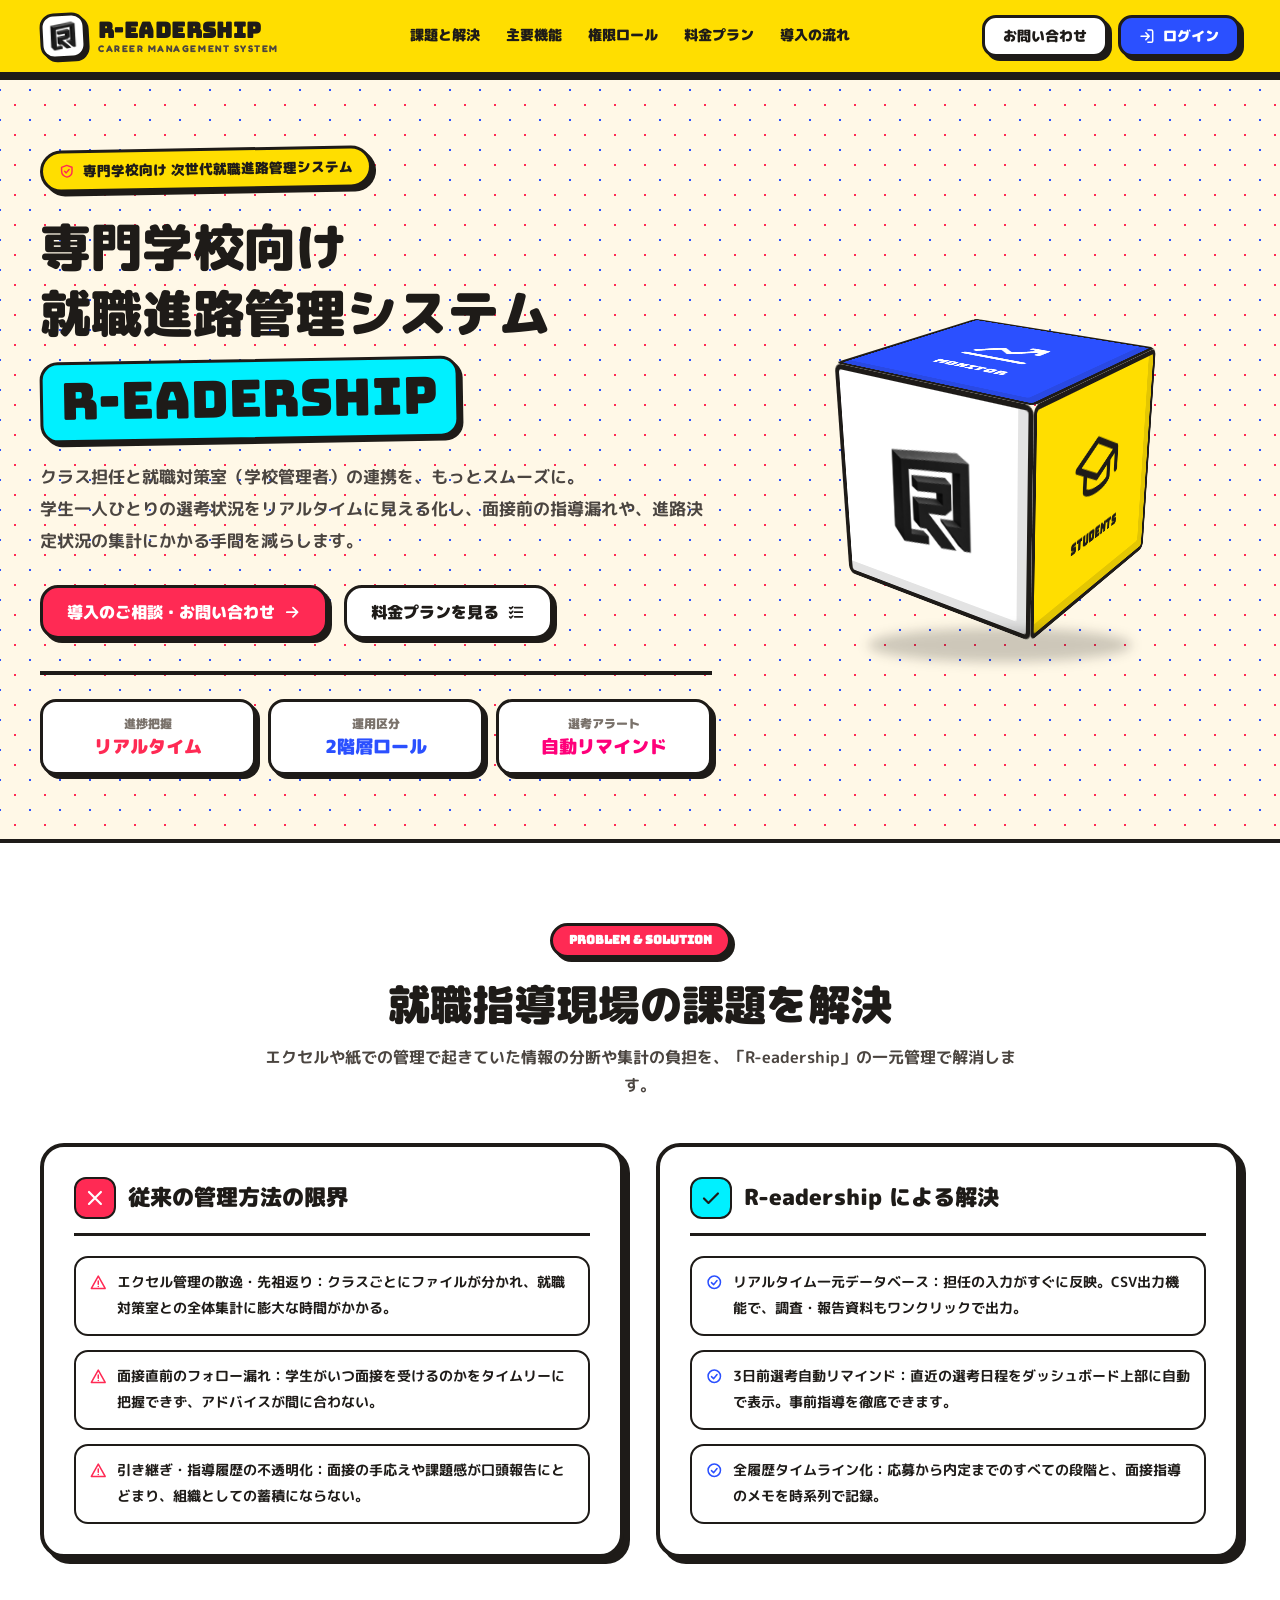
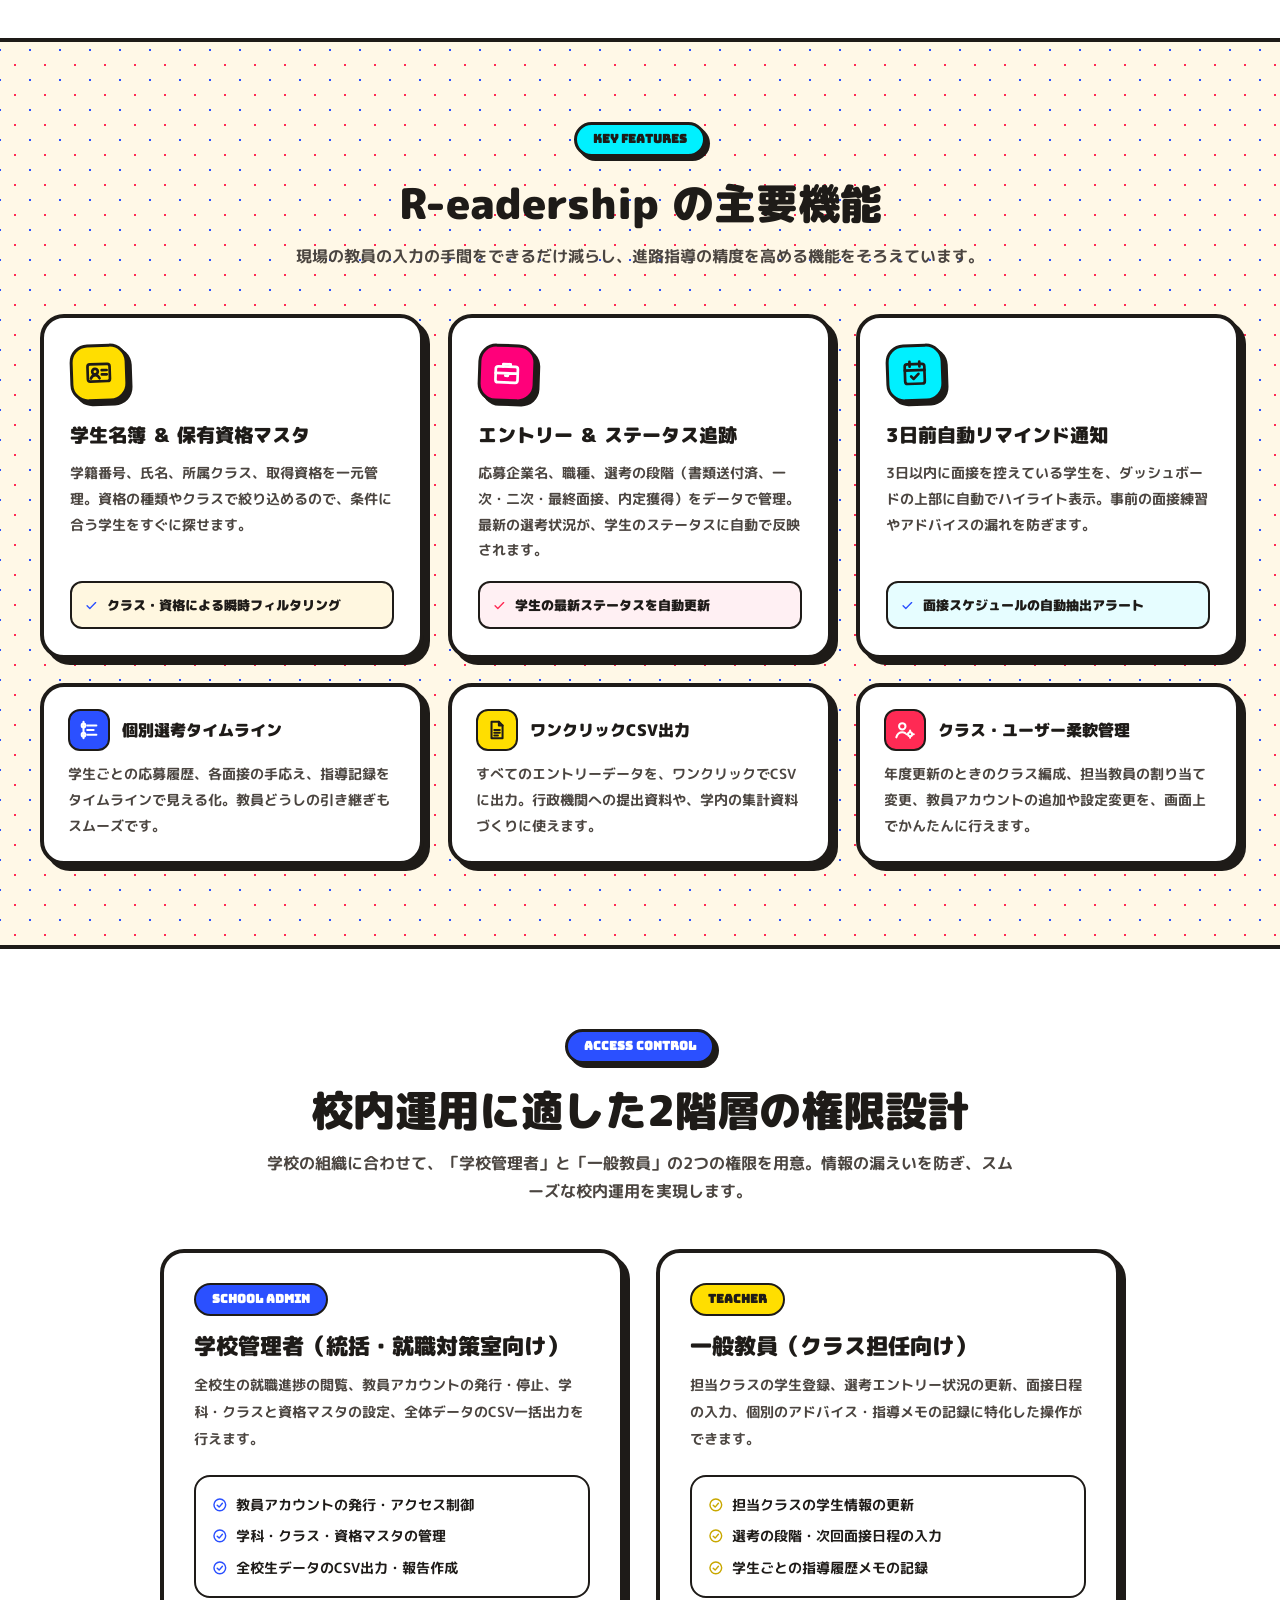
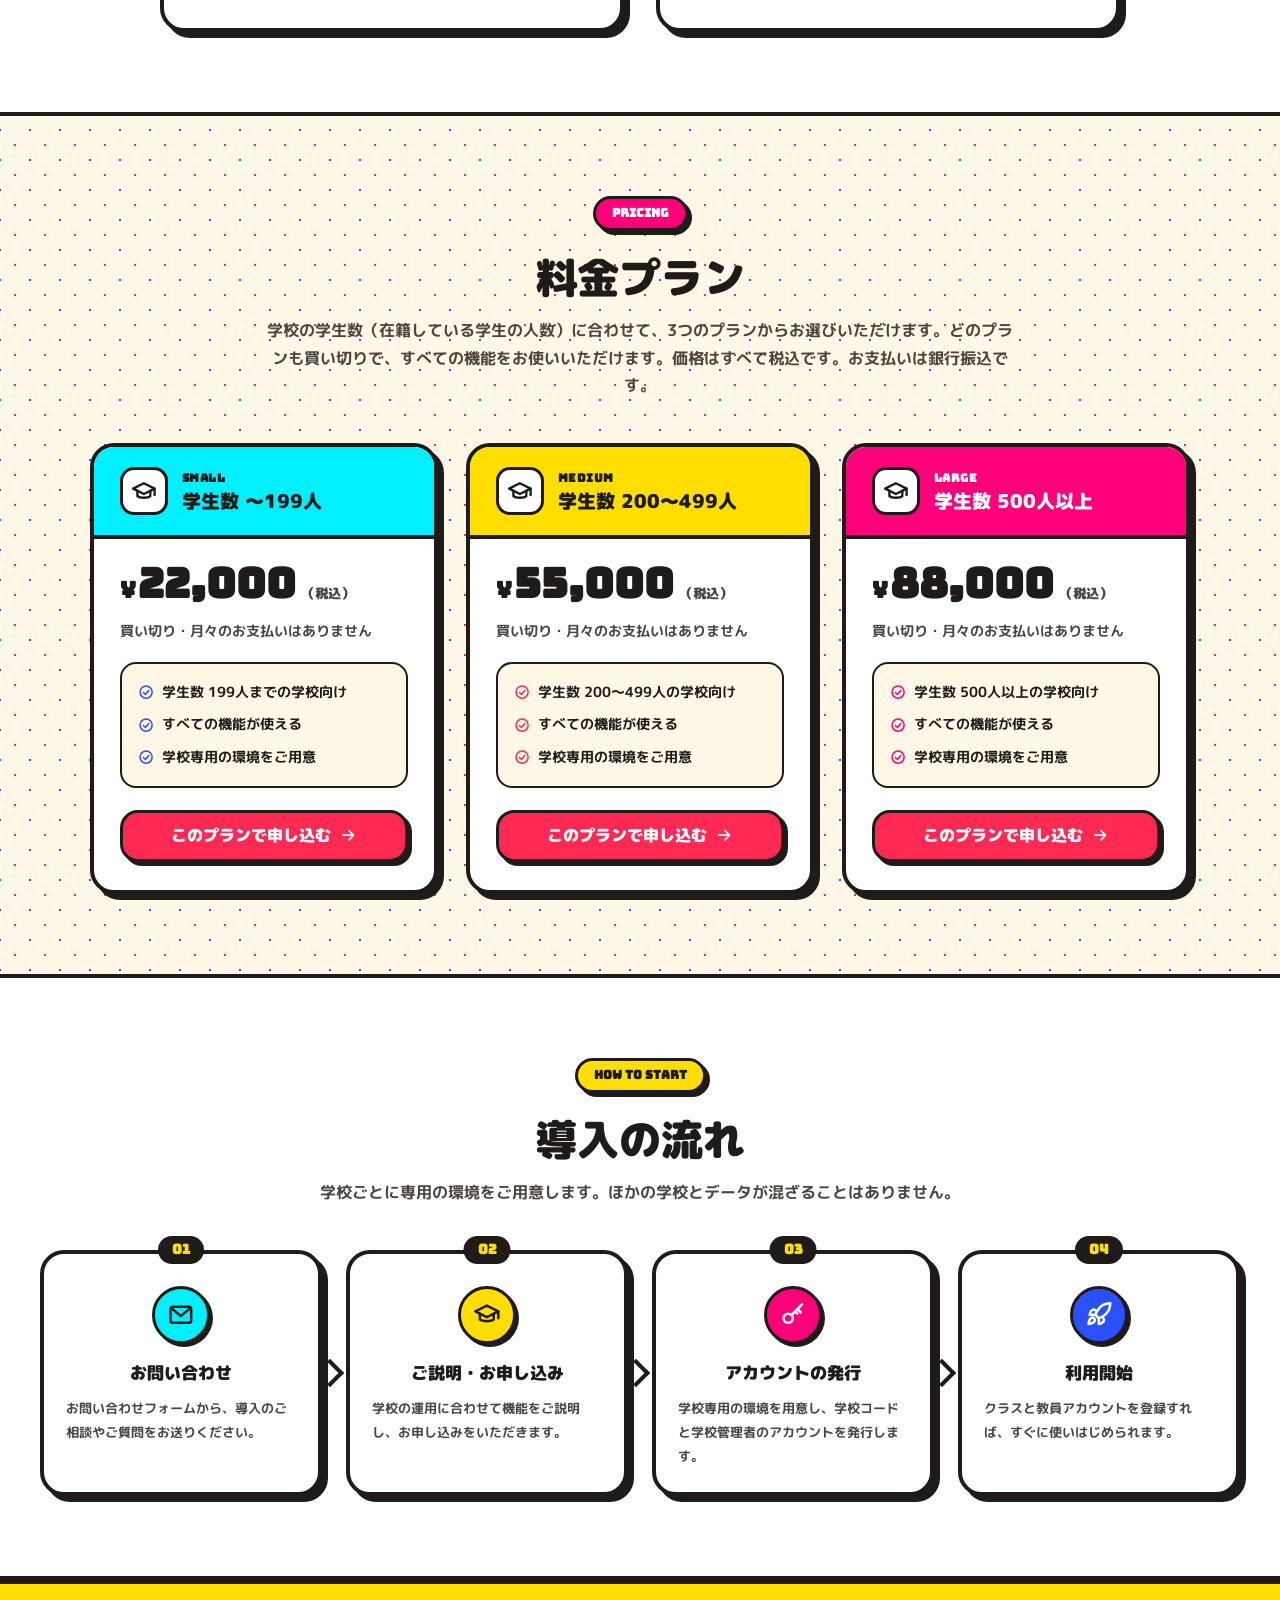
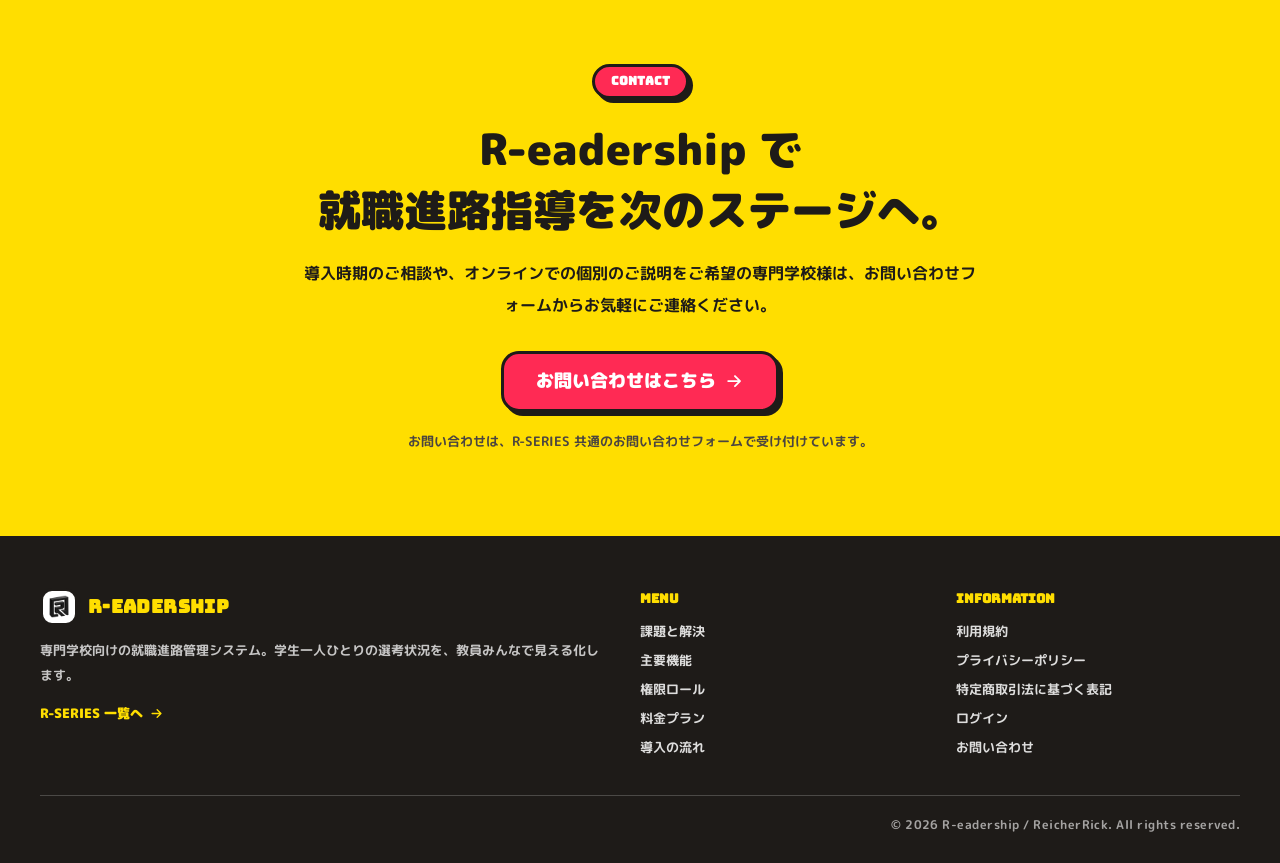
<file: frontend/user/index.html>
<!DOCTYPE html>
<html lang="ja">
<head>
    <meta charset="UTF-8">
    <meta name="viewport" content="width=device-width, initial-scale=1.0">
    <title>R-eadership | 専門学校向け 就職進路管理システム</title>
    <meta name="description" content="R-eadership（リーダーシップ）は、専門学校向けの就職進路管理システムです。学生ごとの選考状況をひと目で把握し、面接前の指導漏れや進路状況の集計の手間を減らします。">
    <link rel="icon" href="img/favicon.png" type="image/png">
    <link rel="preconnect" href="https://fonts.googleapis.com">
    <link rel="preconnect" href="https://fonts.gstatic.com" crossorigin>
    <link href="https://fonts.googleapis.com/css2?family=Bungee&family=Fredoka:wght@500;600;700&family=M+PLUS+Rounded+1c:wght@500;700;800;900&display=swap" rel="stylesheet">
    <link rel="stylesheet" href="css/lp.css">
    <link rel="stylesheet" href="css/loading.css">
</head>
<body>

    <!-- アイコン定義（線の太さをそろえたシンプルな線画） -->
    <svg width="0" height="0" class="sprite" aria-hidden="true">
        <symbol id="i-shield" viewBox="0 0 24 24"><path d="M12 3l8 3v6c0 4.5-3.4 8-8 9-4.6-1-8-4.5-8-9V6z"/><path d="M8.5 12l2.5 2.5 4.5-5"/></symbol>
                <symbol id="i-list" viewBox="0 0 24 24"><path d="M10 6h10M10 12h10M10 18h10"/><path d="M3.5 6l1.5 1.5L7.5 5M3.5 12l1.5 1.5 2.5-2.5M3.5 18l1.5 1.5 2.5-2.5"/></symbol>
        <symbol id="i-chart" viewBox="0 0 24 24"><path d="M3 20h18"/><path d="M4 16l5-5 4 3 7-7"/><path d="M16 7h4v4"/></symbol>
        <symbol id="i-arrow-right" viewBox="0 0 24 24"><path d="M5 12h14M13 6l6 6-6 6"/></symbol>
        <symbol id="i-check-circle" viewBox="0 0 24 24"><circle cx="12" cy="12" r="9"/><path d="M8 12.5l3 3 5-6"/></symbol>
        <symbol id="i-check" viewBox="0 0 24 24"><path d="M5 12.5l4.5 4.5L19 7.5"/></symbol>
        <symbol id="i-lock" viewBox="0 0 24 24"><rect x="5" y="11" width="14" height="10" rx="2"/><path d="M8 11V7a4 4 0 0 1 8 0v4"/></symbol>
        <symbol id="i-x" viewBox="0 0 24 24"><path d="M6 6l12 12M18 6L6 18"/></symbol>
        <symbol id="i-warn" viewBox="0 0 24 24"><path d="M12 3l10 18H2z"/><path d="M12 10v5M12 18h.01"/></symbol>
        <symbol id="i-idcard" viewBox="0 0 24 24"><rect x="3" y="5" width="18" height="14" rx="2"/><circle cx="9" cy="11" r="2.3"/><path d="M5.5 16.5c.8-1.8 2-2.6 3.5-2.6s2.7.8 3.5 2.6M14.5 10h4M14.5 13.5h4"/></symbol>
        <symbol id="i-briefcase" viewBox="0 0 24 24"><rect x="3" y="7" width="18" height="13" rx="2"/><path d="M9 7V5h6v2M3 12.5h18M11 12.5v2h2v-2"/></symbol>
        <symbol id="i-calendar" viewBox="0 0 24 24"><rect x="4" y="5" width="16" height="16" rx="2"/><path d="M8 3v4M16 3v4M4 10h16M9 15l2 2 4-4"/></symbol>
        <symbol id="i-timeline" viewBox="0 0 24 24"><path d="M6 3v18"/><circle cx="6" cy="7" r="2"/><circle cx="6" cy="17" r="2"/><path d="M10 7h10M10 12h7M10 17h10"/></symbol>
        <symbol id="i-csv" viewBox="0 0 24 24"><path d="M6 3h8l4 4v14H6z"/><path d="M14 3v4h4"/><path d="M9 12h6M9 15h6M9 18h4"/></symbol>
        <symbol id="i-usergear" viewBox="0 0 24 24"><circle cx="9" cy="8" r="3.5"/><path d="M2.5 20c1-3.5 3.5-5.5 6.5-5.5 1.2 0 2.3.3 3.2.8"/><circle cx="17.5" cy="16.5" r="2.2"/><path d="M17.5 12.5v1.8M17.5 18.7v1.8M13.5 16.5h1.8M19.7 16.5h1.8"/></symbol>
        <symbol id="i-mail" viewBox="0 0 24 24"><rect x="3" y="5" width="18" height="14" rx="2"/><path d="M3.5 6l8.5 7 8.5-7"/></symbol>
        <symbol id="i-key" viewBox="0 0 24 24"><circle cx="8" cy="15" r="4"/><path d="M11 12l9-9M16 7l3 3M14 9l2 2"/></symbol>
        <symbol id="i-school" viewBox="0 0 24 24"><path d="M2 9l10-5 10 5-10 5z"/><path d="M6 11v5c2 2 10 2 12 0v-5M22 9v6"/></symbol>
        <symbol id="i-login" viewBox="0 0 24 24"><path d="M10 17l5-5-5-5M15 12H3"/><path d="M13 3h5a2 2 0 0 1 2 2v14a2 2 0 0 1-2 2h-5"/></symbol>
        <symbol id="i-bank" viewBox="0 0 24 24"><path d="M3 10l9-6 9 6"/><path d="M5 10v8M9.5 10v8M14.5 10v8M19 10v8M3 20h18"/></symbol>
        <symbol id="i-close" viewBox="0 0 24 24"><path d="M6 6l12 12M18 6L6 18"/></symbol>
        <symbol id="i-rocket" viewBox="0 0 24 24"><path d="M5 15c-1.5 1.2-2 5-2 5s3.8-.5 5-2c.7-.8.7-2.1-.1-2.9a2.1 2.1 0 0 0-2.9-.1z"/><path d="M12 15l-3-3a22 22 0 0 1 2-4A12.9 12.9 0 0 1 22 2c0 2.7-.8 7.5-6 11a22 22 0 0 1-4 2z"/><path d="M9 12H4s.5-3 2-4c1.6-1.1 3 0 3 0M12 15v5s3-.5 4-2c1.1-1.6 0-3 0-3"/></symbol>
    </svg>

    <!-- ================= HEADER ================= -->
    <header class="site-header" id="top">
        <div class="header-inner">
            <a href="#top" class="brand" aria-label="R-eadership トップへ">
                <span class="brand-mark"><img src="img/logo.png" alt="" width="30" height="34"></span>
                <span class="brand-text">
                    <span class="brand-name">R-eadership</span>
                    <span class="brand-sub">CAREER MANAGEMENT SYSTEM</span>
                </span>
            </a>
            <nav class="header-nav" aria-label="ページ内メニュー">
                <a href="#problems">課題と解決</a>
                <a href="#features">主要機能</a>
                <a href="#roles">権限ロール</a>
                <a href="#pricing">料金プラン</a>
                <a href="#flow">導入の流れ</a>
            </nav>
            <div class="header-actions">
                <a href="https://jprojectsriki-cpu.github.io/rikis_collection/#contact" class="pop-btn btn-white btn-sm header-contact">
                    <span>お問い合わせ</span>
                </a>
                <a href="login.html" class="pop-btn btn-blue btn-sm header-login">
                    <svg class="icon"><use href="#i-login"/></svg><span>ログイン</span>
                </a>
            </div>
        </div>
    </header>

    <main>
        <!-- ================= HERO ================= -->
        <section class="hero">
            <div class="container hero-grid">
                <div class="hero-text">
                    <p class="hero-badge"><svg class="icon"><use href="#i-shield"/></svg>専門学校向け 次世代就職進路管理システム</p>
                    <h1 class="hero-title">
                        専門学校向け<br>
                        就職進路管理システム<br>
                        <span class="hero-name">R-eadership</span>
                    </h1>
                    <p class="hero-lead">
                        クラス担任と就職対策室（学校管理者）の連携を、もっとスムーズに。<br class="hide-sp">
                        学生一人ひとりの選考状況をリアルタイムに見える化し、面接前の指導漏れや、進路決定状況の集計にかかる手間を減らします。
                    </p>
                    <div class="hero-actions">
                        <a href="https://jprojectsriki-cpu.github.io/rikis_collection/#contact" class="pop-btn btn-red">
                            <span>導入のご相談・お問い合わせ</span><svg class="icon"><use href="#i-arrow-right"/></svg>
                        </a>
                        <a href="#pricing" class="pop-btn btn-white">
                            <span>料金プランを見る</span><svg class="icon"><use href="#i-list"/></svg>
                        </a>
                    </div>
                    <div class="hero-metrics">
                        <div class="metric">
                            <p class="metric-label">進捗把握</p>
                            <p class="metric-value c-red">リアルタイム</p>
                        </div>
                        <div class="metric">
                            <p class="metric-label">運用区分</p>
                            <p class="metric-value c-blue">2階層ロール</p>
                        </div>
                        <div class="metric">
                            <p class="metric-label">選考アラート</p>
                            <p class="metric-value c-pink">自動リマインド</p>
                        </div>
                    </div>
                </div>

                <!-- 3Dのオブジェクト（ゆっくり回るキューブ） -->
                <div class="hero-visual" aria-hidden="true">
                    <div class="cube-scene">
                        <div class="cube">
                            <div class="cube-face face-front"><img src="img/logo.png" alt="" width="96" height="110"></div>
                            <div class="cube-face face-right bg-yellow"><svg class="icon"><use href="#i-school"/></svg><span>STUDENTS</span></div>
                            <div class="cube-face face-back bg-cyan"><svg class="icon"><use href="#i-briefcase"/></svg><span>ENTRY</span></div>
                            <div class="cube-face face-left bg-pink c-white"><svg class="icon"><use href="#i-calendar"/></svg><span>REMIND</span></div>
                            <div class="cube-face face-top bg-blue c-white"><svg class="icon"><use href="#i-chart"/></svg><span>MONITOR</span></div>
                            <div class="cube-face face-bottom bg-red c-white"><svg class="icon"><use href="#i-check-circle"/></svg><span>SUCCESS</span></div>
                        </div>
                        <div class="cube-shadow"></div>
                    </div>
                </div>
            </div>
        </section>

        <!-- ================= 課題と解決 ================= -->
        <section class="section section-white" id="problems">
            <div class="container">
                <div class="section-head">
                    <span class="section-badge bg-red">PROBLEM &amp; SOLUTION</span>
                    <h2 class="section-title">就職指導現場の課題を解決</h2>
                    <p class="section-lead">エクセルや紙での管理で起きていた情報の分断や集計の負担を、「R-eadership」の一元管理で解消します。</p>
                </div>

                <div class="compare">
                    <div class="compare-card pop-card bg-cream">
                        <div class="compare-head">
                            <span class="compare-icon bg-red"><svg class="icon"><use href="#i-x"/></svg></span>
                            <h3>従来の管理方法の限界</h3>
                        </div>
                        <ul class="compare-list">
                            <li><svg class="icon c-red"><use href="#i-warn"/></svg><span><strong>エクセル管理の散逸・先祖返り：</strong>クラスごとにファイルが分かれ、就職対策室との全体集計に膨大な時間がかかる。</span></li>
                            <li><svg class="icon c-red"><use href="#i-warn"/></svg><span><strong>面接直前のフォロー漏れ：</strong>学生がいつ面接を受けるのかをタイムリーに把握できず、アドバイスが間に合わない。</span></li>
                            <li><svg class="icon c-red"><use href="#i-warn"/></svg><span><strong>引き継ぎ・指導履歴の不透明化：</strong>面接の手応えや課題感が口頭報告にとどまり、組織としての蓄積にならない。</span></li>
                        </ul>
                    </div>

                    <div class="compare-card pop-card bg-amber-strong">
                        <div class="compare-head">
                            <span class="compare-icon bg-cyan"><svg class="icon"><use href="#i-check"/></svg></span>
                            <h3>R-eadership による解決</h3>
                        </div>
                        <ul class="compare-list">
                            <li><svg class="icon c-blue"><use href="#i-check-circle"/></svg><span><strong>リアルタイム一元データベース：</strong>担任の入力がすぐに反映。CSV出力機能で、調査・報告資料もワンクリックで出力。</span></li>
                            <li><svg class="icon c-blue"><use href="#i-check-circle"/></svg><span><strong>3日前選考自動リマインド：</strong>直近の選考日程をダッシュボード上部に自動で表示。事前指導を徹底できます。</span></li>
                            <li><svg class="icon c-blue"><use href="#i-check-circle"/></svg><span><strong>全履歴タイムライン化：</strong>応募から内定までのすべての段階と、面接指導のメモを時系列で記録。</span></li>
                        </ul>
                    </div>
                </div>
            </div>
        </section>

        <!-- ================= 主要機能 ================= -->
        <section class="section" id="features">
            <div class="container">
                <div class="section-head">
                    <span class="section-badge bg-cyan">KEY FEATURES</span>
                    <h2 class="section-title">R-eadership の主要機能</h2>
                    <p class="section-lead">現場の教員の入力の手間をできるだけ減らし、進路指導の精度を高める機能をそろえています。</p>
                </div>

                <div class="feature-grid">
                    <article class="feature pop-card">
                        <div>
                            <span class="feature-icon bg-yellow tilt-l"><svg class="icon"><use href="#i-idcard"/></svg></span>
                            <h3>学生名簿 ＆ 保有資格マスタ</h3>
                            <p>学籍番号、氏名、所属クラス、取得資格を一元管理。資格の種類やクラスで絞り込めるので、条件に合う学生をすぐに探せます。</p>
                        </div>
                        <p class="feature-point bg-amber"><svg class="icon c-blue"><use href="#i-check"/></svg>クラス・資格による瞬時フィルタリング</p>
                    </article>
                    <article class="feature pop-card">
                        <div>
                            <span class="feature-icon bg-pink c-white tilt-r"><svg class="icon"><use href="#i-briefcase"/></svg></span>
                            <h3>エントリー ＆ ステータス追跡</h3>
                            <p>応募企業名、職種、選考の段階（書類送付済、一次・二次・最終面接、内定獲得）をデータで管理。最新の選考状況が、学生のステータスに自動で反映されます。</p>
                        </div>
                        <p class="feature-point bg-rose"><svg class="icon c-red"><use href="#i-check"/></svg>学生の最新ステータスを自動更新</p>
                    </article>
                    <article class="feature pop-card">
                        <div>
                            <span class="feature-icon bg-cyan tilt-l"><svg class="icon"><use href="#i-calendar"/></svg></span>
                            <h3>3日前自動リマインド通知</h3>
                            <p>3日以内に面接を控えている学生を、ダッシュボードの上部に自動でハイライト表示。事前の面接練習やアドバイスの漏れを防ぎます。</p>
                        </div>
                        <p class="feature-point bg-cyan-soft"><svg class="icon c-blue"><use href="#i-check"/></svg>面接スケジュールの自動抽出アラート</p>
                    </article>
                </div>

                <div class="feature-grid sub">
                    <article class="sub-feature pop-card">
                        <div class="sub-head">
                            <span class="sub-icon bg-blue c-white"><svg class="icon"><use href="#i-timeline"/></svg></span>
                            <h3>個別選考タイムライン</h3>
                        </div>
                        <p>学生ごとの応募履歴、各面接の手応え、指導記録をタイムラインで見える化。教員どうしの引き継ぎもスムーズです。</p>
                    </article>
                    <article class="sub-feature pop-card">
                        <div class="sub-head">
                            <span class="sub-icon bg-yellow"><svg class="icon"><use href="#i-csv"/></svg></span>
                            <h3>ワンクリックCSV出力</h3>
                        </div>
                        <p>すべてのエントリーデータを、ワンクリックでCSVに出力。行政機関への提出資料や、学内の集計資料づくりに使えます。</p>
                    </article>
                    <article class="sub-feature pop-card">
                        <div class="sub-head">
                            <span class="sub-icon bg-red c-white"><svg class="icon"><use href="#i-usergear"/></svg></span>
                            <h3>クラス・ユーザー柔軟管理</h3>
                        </div>
                        <p>年度更新のときのクラス編成、担当教員の割り当て変更、教員アカウントの追加や設定変更を、画面上でかんたんに行えます。</p>
                    </article>
                </div>
            </div>
        </section>

        <!-- ================= 権限ロール ================= -->
        <section class="section section-white" id="roles">
            <div class="container">
                <div class="section-head">
                    <span class="section-badge bg-blue c-white">ACCESS CONTROL</span>
                    <h2 class="section-title">校内運用に適した2階層の権限設計</h2>
                    <p class="section-lead">学校の組織に合わせて、「学校管理者」と「一般教員」の2つの権限を用意。情報の漏えいを防ぎ、スムーズな校内運用を実現します。</p>
                </div>

                <div class="roles">
                    <article class="role pop-card bg-cream">
                        <div>
                            <span class="role-badge bg-blue c-white">SCHOOL ADMIN</span>
                            <h3>学校管理者（統括・就職対策室向け）</h3>
                            <p>全校生の就職進捗の閲覧、教員アカウントの発行・停止、学科・クラスと資格マスタの設定、全体データのCSV一括出力を行えます。</p>
                        </div>
                        <ul class="role-list">
                            <li><svg class="icon c-blue"><use href="#i-check-circle"/></svg>教員アカウントの発行・アクセス制御</li>
                            <li><svg class="icon c-blue"><use href="#i-check-circle"/></svg>学科・クラス・資格マスタの管理</li>
                            <li><svg class="icon c-blue"><use href="#i-check-circle"/></svg>全校生データのCSV出力・報告作成</li>
                        </ul>
                    </article>
                    <article class="role pop-card bg-cream">
                        <div>
                            <span class="role-badge bg-yellow">TEACHER</span>
                            <h3>一般教員（クラス担任向け）</h3>
                            <p>担当クラスの学生登録、選考エントリー状況の更新、面接日程の入力、個別のアドバイス・指導メモの記録に特化した操作ができます。</p>
                        </div>
                        <ul class="role-list">
                            <li><svg class="icon c-yellow-dark"><use href="#i-check-circle"/></svg>担当クラスの学生情報の更新</li>
                            <li><svg class="icon c-yellow-dark"><use href="#i-check-circle"/></svg>選考の段階・次回面接日程の入力</li>
                            <li><svg class="icon c-yellow-dark"><use href="#i-check-circle"/></svg>学生ごとの指導履歴メモの記録</li>
                        </ul>
                    </article>
                </div>
            </div>
        </section>

        <!-- ================= 料金プラン ================= -->
        <section class="section" id="pricing">
            <div class="container">
                <div class="section-head">
                    <span class="section-badge bg-pink c-white">PRICING</span>
                    <h2 class="section-title">料金プラン</h2>
                    <p class="section-lead">学校の学生数（在籍している学生の人数）に合わせて、3つのプランからお選びいただけます。どのプランも<strong>買い切り</strong>で、すべての機能をお使いいただけます。価格はすべて税込です。お支払いは銀行振込です。</p>
                </div>

                <div class="plans">
                    <article class="plan pop-card">
                        <div class="plan-head bg-cyan">
                            <span class="plan-icon"><svg class="icon"><use href="#i-school"/></svg></span>
                            <div>
                                <p class="plan-kicker">SMALL</p>
                                <h3 class="plan-name">学生数 〜199人</h3>
                            </div>
                        </div>
                        <p class="plan-price"><span class="plan-yen">¥</span>22,000<span class="plan-unit">（税込）</span></p>
                        <p class="plan-desc">買い切り・月々のお支払いはありません</p>
                        <ul class="plan-list">
                            <li><svg class="icon c-blue"><use href="#i-check-circle"/></svg>学生数 199人までの学校向け</li>
                            <li><svg class="icon c-blue"><use href="#i-check-circle"/></svg>すべての機能が使える</li>
                            <li><svg class="icon c-blue"><use href="#i-check-circle"/></svg>学校専用の環境をご用意</li>
                        </ul>
                        <button type="button" class="pop-btn btn-red plan-btn" data-apply="small"><span>このプランで申し込む</span><svg class="icon"><use href="#i-arrow-right"/></svg></button>
                    </article>

                    <article class="plan pop-card">
                        <div class="plan-head bg-yellow">
                            <span class="plan-icon"><svg class="icon"><use href="#i-school"/></svg></span>
                            <div>
                                <p class="plan-kicker">MEDIUM</p>
                                <h3 class="plan-name">学生数 200〜499人</h3>
                            </div>
                        </div>
                        <p class="plan-price"><span class="plan-yen">¥</span>55,000<span class="plan-unit">（税込）</span></p>
                        <p class="plan-desc">買い切り・月々のお支払いはありません</p>
                        <ul class="plan-list">
                            <li><svg class="icon c-red"><use href="#i-check-circle"/></svg>学生数 200〜499人の学校向け</li>
                            <li><svg class="icon c-red"><use href="#i-check-circle"/></svg>すべての機能が使える</li>
                            <li><svg class="icon c-red"><use href="#i-check-circle"/></svg>学校専用の環境をご用意</li>
                        </ul>
                        <button type="button" class="pop-btn btn-red plan-btn" data-apply="medium"><span>このプランで申し込む</span><svg class="icon"><use href="#i-arrow-right"/></svg></button>
                    </article>

                    <article class="plan pop-card">
                        <div class="plan-head bg-pink c-white">
                            <span class="plan-icon"><svg class="icon"><use href="#i-school"/></svg></span>
                            <div>
                                <p class="plan-kicker">LARGE</p>
                                <h3 class="plan-name">学生数 500人以上</h3>
                            </div>
                        </div>
                        <p class="plan-price"><span class="plan-yen">¥</span>88,000<span class="plan-unit">（税込）</span></p>
                        <p class="plan-desc">買い切り・月々のお支払いはありません</p>
                        <ul class="plan-list">
                            <li><svg class="icon c-pink"><use href="#i-check-circle"/></svg>学生数 500人以上の学校向け</li>
                            <li><svg class="icon c-pink"><use href="#i-check-circle"/></svg>すべての機能が使える</li>
                            <li><svg class="icon c-pink"><use href="#i-check-circle"/></svg>学校専用の環境をご用意</li>
                        </ul>
                        <button type="button" class="pop-btn btn-red plan-btn" data-apply="large"><span>このプランで申し込む</span><svg class="icon"><use href="#i-arrow-right"/></svg></button>
                    </article>
                </div>
            </div>
        </section>

        <!-- ================= 導入の流れ ================= -->
        <section class="section section-white" id="flow">
            <div class="container">
                <div class="section-head">
                    <span class="section-badge bg-yellow">HOW TO START</span>
                    <h2 class="section-title">導入の流れ</h2>
                    <p class="section-lead">学校ごとに専用の環境をご用意します。ほかの学校とデータが混ざることはありません。</p>
                </div>

                <ol class="flow">
                    <li class="flow-step pop-card">
                        <span class="flow-no">01</span>
                        <span class="flow-icon bg-cyan"><svg class="icon"><use href="#i-mail"/></svg></span>
                        <h3>お問い合わせ</h3>
                        <p>お問い合わせフォームから、導入のご相談やご質問をお送りください。</p>
                    </li>
                    <li class="flow-step pop-card">
                        <span class="flow-no">02</span>
                        <span class="flow-icon bg-yellow"><svg class="icon"><use href="#i-school"/></svg></span>
                        <h3>ご説明・お申し込み</h3>
                        <p>学校の運用に合わせて機能をご説明し、お申し込みをいただきます。</p>
                    </li>
                    <li class="flow-step pop-card">
                        <span class="flow-no">03</span>
                        <span class="flow-icon bg-pink c-white"><svg class="icon"><use href="#i-key"/></svg></span>
                        <h3>アカウントの発行</h3>
                        <p>学校専用の環境を用意し、学校コードと学校管理者のアカウントを発行します。</p>
                    </li>
                    <li class="flow-step pop-card">
                        <span class="flow-no">04</span>
                        <span class="flow-icon bg-blue c-white"><svg class="icon"><use href="#i-rocket"/></svg></span>
                        <h3>利用開始</h3>
                        <p>クラスと教員アカウントを登録すれば、すぐに使いはじめられます。</p>
                    </li>
                </ol>
            </div>
        </section>

        <!-- ================= CTA ================= -->
        <section class="cta" id="contact">
            <div class="container cta-inner">
                <span class="section-badge bg-red">CONTACT</span>
                <h2 class="cta-title">R-eadership で<br>就職進路指導を次のステージへ。</h2>
                <p class="cta-lead">導入時期のご相談や、オンラインでの個別のご説明をご希望の専門学校様は、お問い合わせフォームからお気軽にご連絡ください。</p>
                <a href="https://jprojectsriki-cpu.github.io/rikis_collection/#contact" class="pop-btn btn-red btn-lg">
                    <span>お問い合わせはこちら</span><svg class="icon"><use href="#i-arrow-right"/></svg>
                </a>
                <p class="cta-note">お問い合わせは、R-SERIES 共通のお問い合わせフォームで受け付けています。</p>
            </div>
        </section>
    </main>

    <!-- ================= FOOTER ================= -->
    <footer class="site-footer">
        <div class="container">
            <div class="footer-grid">
                <div class="footer-brand">
                    <div class="footer-logo">
                        <span class="brand-mark is-small"><img src="img/logo.png" alt="" width="24" height="28"></span>
                        <span class="brand-name">R-eadership</span>
                    </div>
                    <p>専門学校向けの就職進路管理システム。学生一人ひとりの選考状況を、教員みんなで見える化します。</p>
                    <a href="https://jprojectsriki-cpu.github.io/rikis_collection/" class="footer-series"><span>R-SERIES 一覧へ</span><svg class="icon"><use href="#i-arrow-right"/></svg></a>
                </div>
                <div class="footer-col">
                    <p class="footer-head">MENU</p>
                    <ul>
                        <li><a href="#problems">課題と解決</a></li>
                        <li><a href="#features">主要機能</a></li>
                        <li><a href="#roles">権限ロール</a></li>
                        <li><a href="#pricing">料金プラン</a></li>
                        <li><a href="#flow">導入の流れ</a></li>
                    </ul>
                </div>
                <div class="footer-col">
                    <p class="footer-head">INFORMATION</p>
                    <ul>
                        <li><button type="button" class="link-btn" data-open="termsDialog">利用規約</button></li>
                        <li><button type="button" class="link-btn" data-open="privacyDialog">プライバシーポリシー</button></li>
                        <li><button type="button" class="link-btn" data-open="tokushohoDialog">特定商取引法に基づく表記</button></li>
                        <li><a href="login.html">ログイン</a></li>
                        <li><a href="https://jprojectsriki-cpu.github.io/rikis_collection/#contact">お問い合わせ</a></li>
                    </ul>
                </div>
            </div>
            <p class="copyright">&copy; 2026 R-eadership / ReicherRick. All rights reserved.</p>
        </div>
    </footer>

    <!-- ================= DIALOGS ================= -->


    <!-- お申し込み -->
    <dialog class="modal" id="applyDialog" aria-labelledby="applyTitle">
        <form class="modal-box" id="applyForm" novalidate>
            <div class="modal-head">
                <h2 id="applyTitle">お申し込み</h2>
                <button type="button" class="modal-close" data-close aria-label="閉じる"><svg class="icon"><use href="#i-close"/></svg></button>
            </div>

            <fieldset class="field-group">
                <legend><span class="step-no">01</span><span>プラン（学生数）</span></legend>
                <div class="plan-select">
                    <label><input type="radio" name="plan" value="small"><span><b>〜199人</b>¥22,000</span></label>
                    <label><input type="radio" name="plan" value="medium"><span><b>200〜499人</b>¥55,000</span></label>
                    <label><input type="radio" name="plan" value="large"><span><b>500人以上</b>¥88,000</span></label>
                </div>
                <p class="note-small">価格はすべて税込・買い切りです。</p>
            </fieldset>

            <fieldset class="field-group">
                <legend><span class="step-no">02</span><span>学校の情報</span></legend>
                <label class="field"><span>学校名 <em class="req">必須</em></span><input type="text" name="schoolName" maxlength="100" autocomplete="organization" placeholder="例：○○専門学校" required></label>
                <label class="field"><span>在籍している学生の人数 <em class="req">必須</em></span><input type="number" name="students" min="1" max="99999" inputmode="numeric" placeholder="例：180" required></label>
                <p class="note-small" id="planHint" aria-live="polite"></p>
                <div class="field-row">
                    <label class="field"><span>郵便番号 <em class="req">必須</em></span><input type="text" name="zip" maxlength="8" inputmode="numeric" autocomplete="postal-code" placeholder="例：902-0062" required></label>
                    <label class="field field-grow"><span>所在地 <em class="req">必須</em></span><input type="text" name="address" maxlength="200" autocomplete="street-address" placeholder="例：沖縄県那覇市○○ 1-2-3" required></label>
                </div>
            </fieldset>

            <fieldset class="field-group">
                <legend><span class="step-no">03</span><span>ご担当者</span></legend>
                <div class="field-row">
                    <label class="field field-grow"><span>お名前 <em class="req">必須</em></span><input type="text" name="name" maxlength="50" autocomplete="name" placeholder="例：山田 太郎" required></label>
                    <label class="field field-grow"><span>部署・役職 <em>任意</em></span><input type="text" name="department" maxlength="100" placeholder="例：就職対策室" autocomplete="organization-title"></label>
                </div>
                <label class="field"><span>メールアドレス <em class="req">必須</em></span><input type="email" name="email" maxlength="200" autocomplete="email" placeholder="example@school.ac.jp" required></label>
                <label class="field"><span>電話番号 <em class="req">必須</em></span><input type="tel" name="tel" maxlength="20" autocomplete="tel" placeholder="例：098-000-0000" required></label>
                <p class="note-small">メールアドレスには、お申し込みの受付と請求書をお送りします（ログインには使いません）。</p>
            </fieldset>

            <div class="pay-note">
                <svg class="icon"><use href="#i-bank"/></svg>
                <p><b>お支払いは銀行振込です。</b>お申し込みのあと、請求書をメールでお送りします。ご入金を確認したのち、学校専用の環境をご用意し、学校コードと学校管理者のアカウントを発行します。</p>
            </div>

            <!-- ロボットよけ（人には見えない欄。入力があれば受け付けない） -->
            <div class="hp" aria-hidden="true"><label>ホームページ<input type="text" name="website" tabindex="-1" autocomplete="off"></label></div>

            <label class="agree"><input type="checkbox" name="agree" required><span><button type="button" class="text-link" data-open="termsDialog">利用規約</button>と<button type="button" class="text-link" data-open="privacyDialog">プライバシーポリシー</button>に同意する</span></label>

            <p class="form-msg" id="applyMsg" role="status" aria-live="polite"></p>
            <button type="submit" class="pop-btn btn-red btn-block"><span>この内容で申し込む</span><svg class="icon"><use href="#i-arrow-right"/></svg></button>
        </form>
    </dialog>

    <!-- 特定商取引法に基づく表記 -->
    <dialog class="modal" id="tokushohoDialog" aria-labelledby="tokushohoTitle">
        <div class="modal-box">
            <div class="modal-head">
                <h2 id="tokushohoTitle">特定商取引法に基づく表記</h2>
                <button type="button" class="modal-close" data-close aria-label="閉じる"><svg class="icon"><use href="#i-close"/></svg></button>
            </div>
            <dl class="doc-table">
                <dt>販売事業者名</dt><dd>ReicherRick</dd>
                <dt>代表者の氏名</dt><dd>中村 力</dd>
                <dt>所在地</dt><dd>〒902-0062<br>沖縄県那覇市字松川362番地9　シティテラス松川402号</dd>
                <dt>電話番号</dt><dd>080-9107-4916<br>※お問い合わせは、なるべく下のお問い合わせフォームからお願いいたします。</dd>
                <dt>お問い合わせ</dt><dd><a href="https://jprojectsriki-cpu.github.io/rikis_collection/#contact" target="_blank" rel="noopener">お問い合わせフォーム</a>からご連絡ください。</dd>
                <dt>販売価格</dt><dd>学生数 〜199人：22,000円／学生数 200〜499人：55,000円／学生数 500人以上：88,000円（いずれも税込・買い切り）</dd>
                <dt>商品代金以外の必要料金</dt><dd>・銀行振込の手数料（お客様のご負担）<br>・インターネット接続料金および通信費用（お客様のご負担）</dd>
                <dt>お支払い方法</dt><dd>銀行振込（お申し込み後に、請求書をお送りします）</dd>
                <dt>代金の支払時期</dt><dd>請求書に記載の期日までにお支払いください。</dd>
                <dt>サービスの提供時期</dt><dd>ご入金を確認したのち、学校専用の環境をご用意し、学校コードと学校管理者のアカウントを発行した時点からご利用いただけます。</dd>
                <dt>返品・返金・キャンセル</dt><dd>アカウント発行前のキャンセルは、全額を返金いたします。ソフトウェアの特性上、アカウント発行後の返金には原則として応じられません。<br>※当方の不具合により、サービスの利用が著しく困難であると判断した場合に限り、個別に対応いたします。</dd>
                <dt>推奨動作環境</dt><dd>最新版の Google Chrome、Microsoft Edge、Safari、Mozilla Firefox（PC・タブレット・スマートフォン）</dd>
            </dl>
        </div>
    </dialog>

    <!-- 利用規約 -->
    <dialog class="modal" id="termsDialog" aria-labelledby="termsTitle">
        <div class="modal-box">
            <div class="modal-head">
                <h2 id="termsTitle">利用規約</h2>
                <button type="button" class="modal-close" data-close aria-label="閉じる"><svg class="icon"><use href="#i-close"/></svg></button>
            </div>
            <div class="doc-body">
                <p>この利用規約（以下「本規約」）は、ReicherRick（以下「当方」）が提供する就職進路管理システム「R-eadership」（以下「本サービス」）の利用条件を定めるものです。本サービスを利用する学校（以下「利用校」）は、本規約に同意したうえで本サービスを利用するものとします。</p>

                <h3>第1条（適用）</h3>
                <p>本規約は、本サービスの利用に関する当方と利用校とのすべての関係に適用されます。</p>

                <h3>第2条（利用契約の成立）</h3>
                <p>利用契約は、利用校が当方所定の方法でお申し込みを行い、当方がこれを承諾したときに成立します。当方は、申込内容に虚偽がある場合その他当方が不適当と判断した場合には、お申し込みを承諾しないことがあります。</p>

                <h3>第3条（料金と支払い）</h3>
                <p>1. 利用校は、本サービスの料金（学生数に応じたプランの買い切り料金）を、当方が発行する請求書に記載の期日までに、銀行振込で支払うものとします。振込手数料は利用校の負担とします。</p>
                <p>2. 利用校の学生数が、選んだプランの範囲を超えることとなった場合、利用校は当方に連絡し、該当するプランとの差額を支払うものとします。</p>

                <h3>第4条（提供の開始とアカウント）</h3>
                <p>1. 当方は、入金を確認したのち、利用校専用の環境を用意し、学校コードと学校管理者のアカウントを発行します。</p>
                <p>2. 学校管理者は、利用校の教員のアカウントを発行・停止し、教員のパスワードを設定し直すことができます。学校管理者のパスワードの再設定は、当方が行います。</p>
                <p>3. 利用校は、学校コード、教員ID、パスワードを適切に管理し、第三者に知られないようにするものとします。これらを使って行われた操作は、利用校が行ったものとみなします。</p>

                <h3>第5条（登録データの取り扱い）</h3>
                <p>1. 利用校が本サービスに登録した学生・教員に関する情報その他のデータ（以下「登録データ」）は、利用校に帰属します。</p>
                <p>2. 利用校は、登録データの登録にあたり、個人情報の保護に関する法律その他の法令を守り、必要な場合には本人の同意を得るなど、適切な手続きを行うものとします。</p>
                <p>3. 当方は、本サービスの提供、保守、不具合の調査・対応のために必要な範囲でのみ登録データを取り扱い、その他の目的には使用しません。また、法令に基づく場合を除き、第三者に開示しません。</p>
                <p>4. 登録データは、Google LLC が提供するクラウドサービス（Googleスプレッドシート等）上に保存されます。</p>

                <h3>第6条（データのバックアップ）</h3>
                <p>当方は、登録データの消失を防ぐよう努めますが、その完全性を保証するものではありません。利用校は、CSV出力機能などを使い、必要に応じて登録データの控えを保管するものとします。</p>

                <h3>第7条（禁止事項）</h3>
                <p>利用校は、次の行為をしてはなりません。</p>
                <ul>
                    <li>法令または公序良俗に違反する行為</li>
                    <li>本サービスの運営を妨げる行為、または不正にアクセスする行為</li>
                    <li>本サービスを、利用校以外の第三者に利用させ、または転売・貸与する行為</li>
                    <li>本サービスのプログラムを複製・改変・解析する行為</li>
                    <li>その他、当方が不適当と判断する行為</li>
                </ul>

                <h3>第8条（保守とアップデート）</h3>
                <p>当方は、本サービスの不具合の修正に努めます。機能の追加・変更は、当方の判断で行うことがあり、その実施を約束するものではありません。</p>

                <h3>第9条（サービスの停止・変更）</h3>
                <p>当方は、保守・点検、障害、天災、利用しているクラウドサービスの停止・仕様変更その他やむを得ない事由がある場合、事前の通知なく本サービスの全部または一部を停止・変更することがあります。</p>

                <h3>第10条（利用の終了）</h3>
                <p>1. 利用校は、当方所定の方法で連絡することにより、本サービスの利用を終了できます。</p>
                <p>2. 利用の終了にあたり、当方は、利用校の求めに応じて登録データをCSV形式でお渡ししたのち、登録データを削除します。</p>
                <p>3. 利用校が本規約に違反した場合、当方は、事前の通知なく本サービスの利用を停止し、または利用契約を解除できるものとします。</p>

                <h3>第11条（免責と損害賠償）</h3>
                <p>1. 当方は、本サービスが利用校の特定の目的に適合すること、および不具合や中断が生じないことを保証しません。</p>
                <p>2. 当方の責めに帰すべき事由により利用校に損害が生じた場合、当方が負う賠償責任は、直接かつ通常の損害に限り、利用校が当方に支払った料金の額を上限とします。ただし、当方に故意または重大な過失がある場合はこの限りではありません。</p>

                <h3>第12条（規約の変更）</h3>
                <p>当方は、必要と判断した場合、本規約を変更できるものとします。変更後の規約は、本サイトに掲載した時点から効力を生じます。</p>

                <h3>第13条（準拠法・管轄裁判所）</h3>
                <p>本規約は日本法に準拠します。本サービスに関して紛争が生じた場合、那覇地方裁判所を第一審の専属的合意管轄裁判所とします。</p>

                <p class="doc-date">2026年10月31日 制定</p>
            </div>
        </div>
    </dialog>

    <!-- プライバシーポリシー -->
    <dialog class="modal" id="privacyDialog" aria-labelledby="privacyTitle">
        <div class="modal-box">
            <div class="modal-head">
                <h2 id="privacyTitle">プライバシーポリシー</h2>
                <button type="button" class="modal-close" data-close aria-label="閉じる"><svg class="icon"><use href="#i-close"/></svg></button>
            </div>
            <div class="doc-body">
                <p>ReicherRick（以下「当方」）は、就職進路管理システム「R-eadership」（以下「本サービス」）における個人情報の取り扱いについて、次のとおり定めます。</p>

                <h3>1. 取得する情報</h3>
                <ul>
                    <li>お問い合わせの際にご入力いただく、お名前・メールアドレス・お問い合わせの内容</li>
                    <li>お申し込み・ご契約の際にお知らせいただく、学校名・ご担当者のお名前などの連絡先</li>
                    <li>利用校が本サービスに登録する、学生・教員に関する情報（学生の氏名・学籍番号・生年月日・性別・国籍・電話番号・メールアドレス・希望進路・就職活動の状況など。以下「登録データ」）</li>
                </ul>

                <h3>2. 利用目的</h3>
                <ul>
                    <li>お問い合わせへの回答、ご契約・請求に関するご連絡のため</li>
                    <li>本サービスの提供、保守、不具合の調査・対応のため</li>
                </ul>
                <p>登録データは、利用校から本サービスの提供のために預かるものであり、上記以外の目的には使用しません。</p>

                <h3>3. 第三者への提供</h3>
                <p>当方は、法令に基づく場合を除き、ご本人または利用校の同意なく、個人情報を第三者に提供しません。</p>

                <h3>4. 保存先と安全管理</h3>
                <p>登録データは、Google LLC が提供するクラウドサービス（Googleスプレッドシート等）上に、利用校ごとに分けて保存します。当方は、アクセスできる人の限定、パスワードの暗号化（ハッシュ化）、権限に応じた閲覧の制限など、個人情報の漏えい・滅失・き損を防ぐための措置を講じます。</p>

                <h3>5. 保存期間</h3>
                <p>卒業した学生の登録データは、卒業した年度の翌年度から3年を経過したあと（卒業から3年後の4月以降）に、本サービスが自動で削除します。そのほかの登録データは、利用校が削除するまで、または利用の終了まで保存します。</p>

                <h3>6. 開示・訂正・削除のご請求</h3>
                <p>ご本人から、個人情報の開示・訂正・削除などのご請求があった場合は、ご本人であることを確認したうえで、法令に従い対応します。登録データについては、利用校を通じてご請求ください。</p>

                <h3>7. ポリシーの変更</h3>
                <p>当方は、必要に応じて本ポリシーを変更することがあります。変更後のポリシーは、本サイトに掲載した時点から効力を生じます。</p>

                <h3>8. お問い合わせ窓口</h3>
                <p>本ポリシーに関するお問い合わせは、<a href="https://jprojectsriki-cpu.github.io/rikis_collection/#contact" target="_blank" rel="noopener">お問い合わせフォーム</a>からご連絡ください。</p>

                <p class="doc-date">2026年10月31日 制定／2026年11月1日 改定</p>
            </div>
        </div>
    </dialog>

    <script src="js/loading.js"></script>
    <script src="js/config.js"></script>
    <script src="js/lp.js"></script>

</body>
</html>
</file>
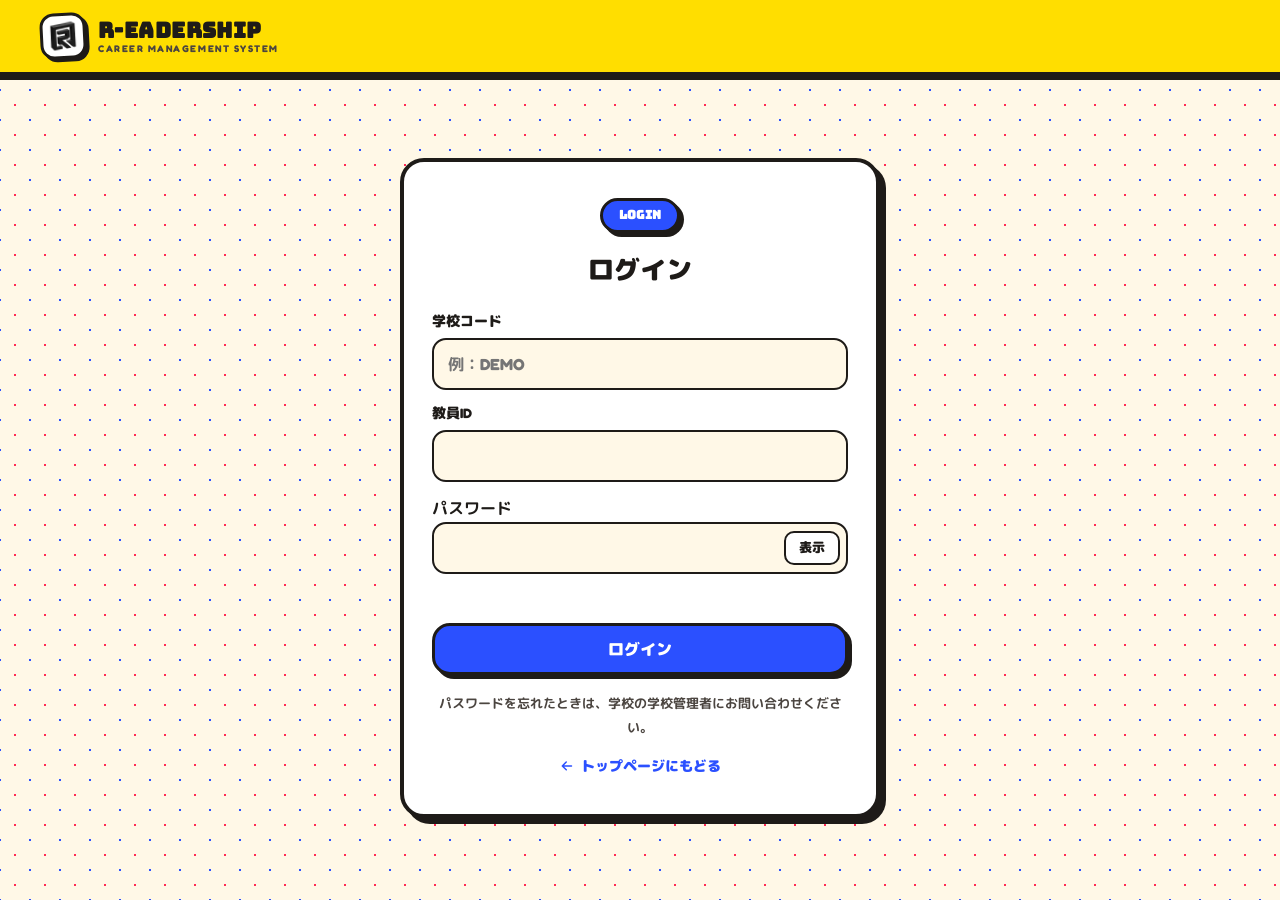
<file: frontend/user/app.html>
<!DOCTYPE html>
<html lang="ja">
<head>
    <meta charset="UTF-8">
    <meta name="viewport" content="width=device-width, initial-scale=1.0">
    <title>R-eadership</title>
    <meta name="robots" content="noindex">
    <link rel="icon" href="img/favicon.png" type="image/png">
    <link rel="preconnect" href="https://fonts.googleapis.com">
    <link rel="preconnect" href="https://fonts.gstatic.com" crossorigin>
    <link href="https://fonts.googleapis.com/css2?family=Bungee&family=Fredoka:wght@500;600;700&family=M+PLUS+Rounded+1c:wght@500;700;800;900&display=swap" rel="stylesheet">
    <link rel="stylesheet" href="css/app.css">
    <link rel="stylesheet" href="css/loading.css">
</head>
<body>
    <svg width="0" height="0" class="sprite" aria-hidden="true">
        <symbol id="i-home" viewBox="0 0 24 24"><path d="M3 11l9-7 9 7"/><path d="M5 10v10h5v-6h4v6h5V10"/></symbol>
        <symbol id="i-users" viewBox="0 0 24 24"><circle cx="9" cy="8" r="3.5"/><path d="M2.5 20c.9-3.6 3.4-5.5 6.5-5.5s5.6 1.9 6.5 5.5"/><path d="M16 4.8a3.5 3.5 0 0 1 0 6.4M18 14.8c1.8.8 3 2.6 3.5 5.2"/></symbol>
        <symbol id="i-briefcase" viewBox="0 0 24 24"><rect x="3" y="7" width="18" height="13" rx="2"/><path d="M9 7V5h6v2M3 12.5h18M11 12.5v2h2v-2"/></symbol>
        <symbol id="i-usergear" viewBox="0 0 24 24"><circle cx="9" cy="8" r="3.5"/><path d="M2.5 20c1-3.5 3.5-5.5 6.5-5.5 1.2 0 2.3.3 3.2.8"/><circle cx="17.5" cy="16.5" r="2.2"/><path d="M17.5 12.5v1.8M17.5 18.7v1.8M13.5 16.5h1.8M19.7 16.5h1.8"/></symbol>
        <symbol id="i-school" viewBox="0 0 24 24"><path d="M2 9l10-5 10 5-10 5z"/><path d="M6 11v5c2 2 10 2 12 0v-5M22 9v6"/></symbol>
        <symbol id="i-bell" viewBox="0 0 24 24"><path d="M6 16V11a6 6 0 0 1 12 0v5l2 2H4z"/><path d="M10 20a2 2 0 0 0 4 0"/></symbol>
        <symbol id="i-logout" viewBox="0 0 24 24"><path d="M14 17l5-5-5-5M19 12H8"/><path d="M11 3H6a2 2 0 0 0-2 2v14a2 2 0 0 0 2 2h5"/></symbol>
        <symbol id="i-menu" viewBox="0 0 24 24"><path d="M4 7h16M4 12h16M4 17h16"/></symbol>
        <symbol id="i-x" viewBox="0 0 24 24"><path d="M6 6l12 12M18 6L6 18"/></symbol>
        <symbol id="i-plus" viewBox="0 0 24 24"><path d="M12 5v14M5 12h14"/></symbol>
        <symbol id="i-edit" viewBox="0 0 24 24"><path d="M4 20h4L19 9l-4-4L4 16z"/><path d="M13.5 6.5l4 4"/></symbol>
        <symbol id="i-trash" viewBox="0 0 24 24"><path d="M4 7h16M10 11v6M14 11v6"/><path d="M6 7l1 13h10l1-13M9 7V4h6v3"/></symbol>
        <symbol id="i-key" viewBox="0 0 24 24"><circle cx="8" cy="15" r="4"/><path d="M11 12l9-9M16 7l3 3M14 9l2 2"/></symbol>
        <symbol id="i-copy" viewBox="0 0 24 24"><rect x="8" y="8" width="12" height="12" rx="2"/><path d="M16 8V5a1 1 0 0 0-1-1H5a1 1 0 0 0-1 1v10a1 1 0 0 0 1 1h3"/></symbol>
        <symbol id="i-pause" viewBox="0 0 24 24"><circle cx="12" cy="12" r="9"/><path d="M10 9v6M14 9v6"/></symbol>
        <symbol id="i-play" viewBox="0 0 24 24"><circle cx="12" cy="12" r="9"/><path d="M10 8.5l5 3.5-5 3.5z"/></symbol>
        <symbol id="i-upload" viewBox="0 0 24 24"><path d="M12 16V4M7 9l5-5 5 5"/><path d="M4 16v3a1 1 0 0 0 1 1h14a1 1 0 0 0 1-1v-3"/></symbol>
        <symbol id="i-download" viewBox="0 0 24 24"><path d="M12 4v12M7 11l5 5 5-5"/><path d="M4 16v3a1 1 0 0 0 1 1h14a1 1 0 0 0 1-1v-3"/></symbol>
        <symbol id="i-move" viewBox="0 0 24 24"><path d="M4 8h13M13 4l4 4-4 4"/><path d="M20 16H7M11 12l-4 4 4 4"/></symbol>
        <symbol id="i-flag" viewBox="0 0 24 24"><path d="M5 21V4"/><path d="M5 4h11l-2 4 2 4H5"/></symbol>
        <symbol id="i-user" viewBox="0 0 24 24"><circle cx="12" cy="8" r="4"/><path d="M4 20c1.2-3.8 4.2-6 8-6s6.8 2.2 8 6"/></symbol>
        <symbol id="i-filter" viewBox="0 0 24 24"><path d="M4 5h16l-6 7.5V19l-4 1.5v-8z"/></symbol>
        <symbol id="i-tool" viewBox="0 0 24 24"><path d="M14.5 6.5a4 4 0 0 0 5 5L12 19a2.1 2.1 0 0 1-3-3z"/><path d="M14.5 6.5L17 4l3 3-2.5 2.5"/></symbol>
    </svg>

    <div class="app" id="app" hidden>
        <!-- 上のバー -->
        <header class="topbar">
            <button type="button" class="icon-btn menu-btn" id="menuBtn" aria-controls="sidebar" aria-expanded="false" aria-label="メニューを開く">
                <svg class="icon"><use href="#i-menu"/></svg>
            </button>
            <a href="#dashboard" class="brand" aria-label="ダッシュボードへ">
                <span class="brand-mark"><img src="img/logo.png" alt="" width="22" height="25"></span>
                <span class="brand-name">R-eadership</span>
            </a>
            <span class="school-name" id="schoolName"></span>
            <div class="user-box">
                <span class="user-text">
                    <span class="user-name" id="userName"></span>
                    <span class="role-tag" id="userRole"></span>
                </span>
                <button type="button" class="btn btn-ghost btn-sm pw-btn" id="pwBtn">
                    <svg class="icon"><use href="#i-key"/></svg><span>パスワード変更</span>
                </button>
                <button type="button" class="btn btn-ghost btn-sm logout-btn" id="logoutBtn">
                    <svg class="icon"><use href="#i-logout"/></svg><span>ログアウト</span>
                </button>
            </div>
        </header>

        <!-- 左のメニュー（スマホでは横から開く） -->
        <nav class="sidebar" id="sidebar" aria-label="メニュー">
            <div class="side-user">
                <p class="side-school" id="sideSchool"></p>
                <p class="side-name"><span id="sideName"></span><span class="role-tag" id="sideRole"></span></p>
            </div>
            <p class="nav-label">メニュー</p>
            <a href="#dashboard" class="nav-item" data-page="dashboard"><svg class="icon"><use href="#i-home"/></svg><span>ダッシュボード</span></a>
            <a href="#students" class="nav-item" data-page="students"><svg class="icon"><use href="#i-users"/></svg><span>学生名簿</span></a>
            <a href="#entries" class="nav-item" data-page="entries"><svg class="icon"><use href="#i-briefcase"/></svg><span>応募管理</span></a>
            <a href="#notices" class="nav-item" data-page="notices"><svg class="icon"><use href="#i-bell"/></svg><span>お知らせ</span></a>
            <div class="nav-admin" data-admin-only>
                <p class="nav-label">学校管理者メニュー</p>
                <a href="#teachers" class="nav-item" data-page="teachers"><svg class="icon"><use href="#i-usergear"/></svg><span>教員アカウント</span></a>
                <a href="#classes" class="nav-item" data-page="classes"><svg class="icon"><use href="#i-school"/></svg><span>学科・クラス・資格</span></a>
            </div>
            <button type="button" class="nav-item nav-logout nav-pw" id="pwBtn2"><svg class="icon"><use href="#i-key"/></svg><span>パスワード変更</span></button>
            <button type="button" class="nav-item nav-logout nav-logout-last" id="logoutBtn2"><svg class="icon"><use href="#i-logout"/></svg><span>ログアウト</span></button>
        </nav>
        <div class="scrim" id="scrim" hidden></div>

        <!-- 中身 -->
        <main class="main" id="main" tabindex="-1">
            <div class="page-head">
                <h1 class="page-title" id="pageTitle"></h1>
                <p class="page-desc" id="pageDesc"></p>
            </div>
            <div id="pageBody"></div>
            <footer class="app-footer">
                <a id="manualLink" href="manual.html" target="_blank" rel="noopener">操作マニュアル</a>
                <span>©ReicherRick</span>
            </footer>
        </main>
    </div>

    <script src="js/schools.js"></script>
    <script src="js/loading.js"></script>
    <script src="js/api.js"></script>
    <script src="js/ui.js"></script>
    <script src="js/pages/classes.js"></script>
    <script src="js/pages/teachers.js"></script>
    <script src="js/pages/dashboard.js"></script>
    <script src="js/pages/entries.js"></script>
    <script src="js/pages/students.js"></script>
    <script src="js/pages/notices.js"></script>
    <script src="js/app.js"></script>
</body>
</html>
</file>
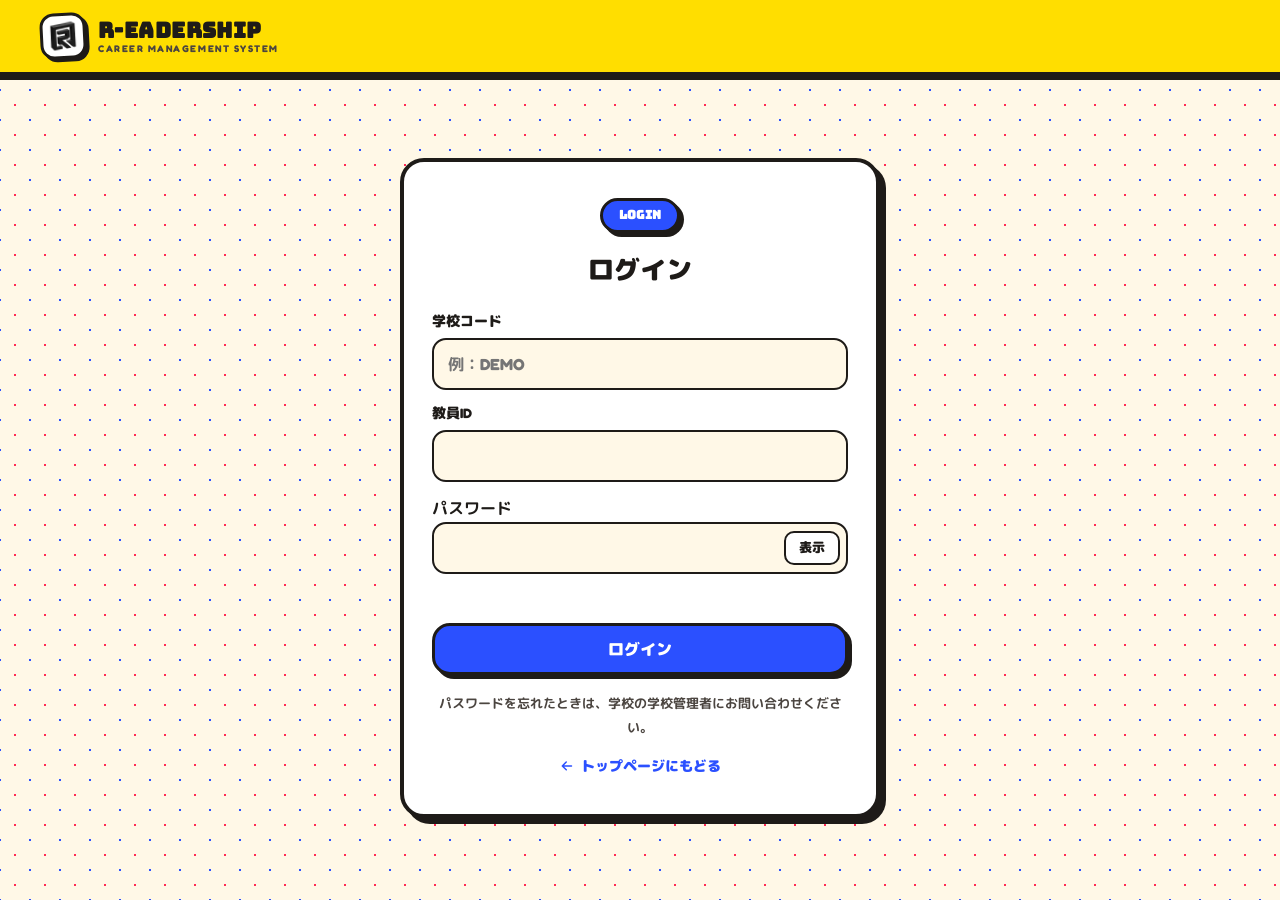
<file: frontend/user/login.html>
<!DOCTYPE html>
<html lang="ja">
<head>
    <meta charset="UTF-8">
    <meta name="viewport" content="width=device-width, initial-scale=1.0">
    <title>ログイン | R-eadership</title>
    <meta name="robots" content="noindex">
    <link rel="icon" href="img/favicon.png" type="image/png">
    <link rel="preconnect" href="https://fonts.googleapis.com">
    <link rel="preconnect" href="https://fonts.gstatic.com" crossorigin>
    <link href="https://fonts.googleapis.com/css2?family=Bungee&family=Fredoka:wght@500;600;700&family=M+PLUS+Rounded+1c:wght@500;700;800;900&display=swap" rel="stylesheet">
    <link rel="stylesheet" href="css/lp.css">
    <link rel="stylesheet" href="css/loading.css">
</head>
<body>
    <svg width="0" height="0" class="sprite" aria-hidden="true">
        <symbol id="i-arrow-left" viewBox="0 0 24 24"><path d="M19 12H5M11 6l-6 6 6 6"/></symbol>
    </svg>

    <header class="site-header">
        <div class="header-inner">
            <a href="index.html" class="brand" aria-label="R-eadership トップへ">
                <span class="brand-mark"><img src="img/logo.png" alt="" width="30" height="34"></span>
                <span class="brand-text">
                    <span class="brand-name">R-eadership</span>
                    <span class="brand-sub">CAREER MANAGEMENT SYSTEM</span>
                </span>
            </a>
        </div>
    </header>

    <main class="soon-page">
        <!-- ログイン -->
        <section class="soon-card login-card pop-card" id="loginCard" hidden>
            <span class="section-badge bg-blue c-white">LOGIN</span>
            <h1>ログイン</h1>
            <p class="login-alert" id="loginAlert" role="alert" hidden></p>
            <form id="loginForm" novalidate>
                <label class="field">
                    <span>学校コード</span>
                    <input type="text" name="schoolCode" autocomplete="organization" autocapitalize="characters" spellcheck="false" maxlength="10" placeholder="例：DEMO">
                </label>
                <label class="field">
                    <span>教員ID</span>
                    <input type="text" name="teacherId" autocomplete="username" autocapitalize="off" spellcheck="false" maxlength="20">
                </label>
                <div class="field">
                    <label for="loginPw"><span>パスワード</span></label>
                    <div class="pw-wrap">
                        <input type="password" id="loginPw" name="password" autocomplete="current-password" maxlength="64">
                        <button type="button" class="pw-toggle" id="pwToggle" aria-pressed="false" aria-controls="loginPw">表示</button>
                    </div>
                </div>
                <p class="form-msg" id="loginMsg" role="status" aria-live="polite"></p>
                <button type="submit" class="pop-btn btn-blue btn-block"><span>ログイン</span></button>
            </form>
            <p class="note-small login-help">パスワードを忘れたときは、学校の学校管理者にお問い合わせください。</p>
            <a href="index.html" class="back-link"><svg class="icon"><use href="#i-arrow-left"/></svg><span>トップページにもどる</span></a>
        </section>

    </main>

    <script src="js/loading.js"></script>
    <script src="js/schools.js"></script>
    <script src="js/login.js"></script>
</body>
</html>
</file>
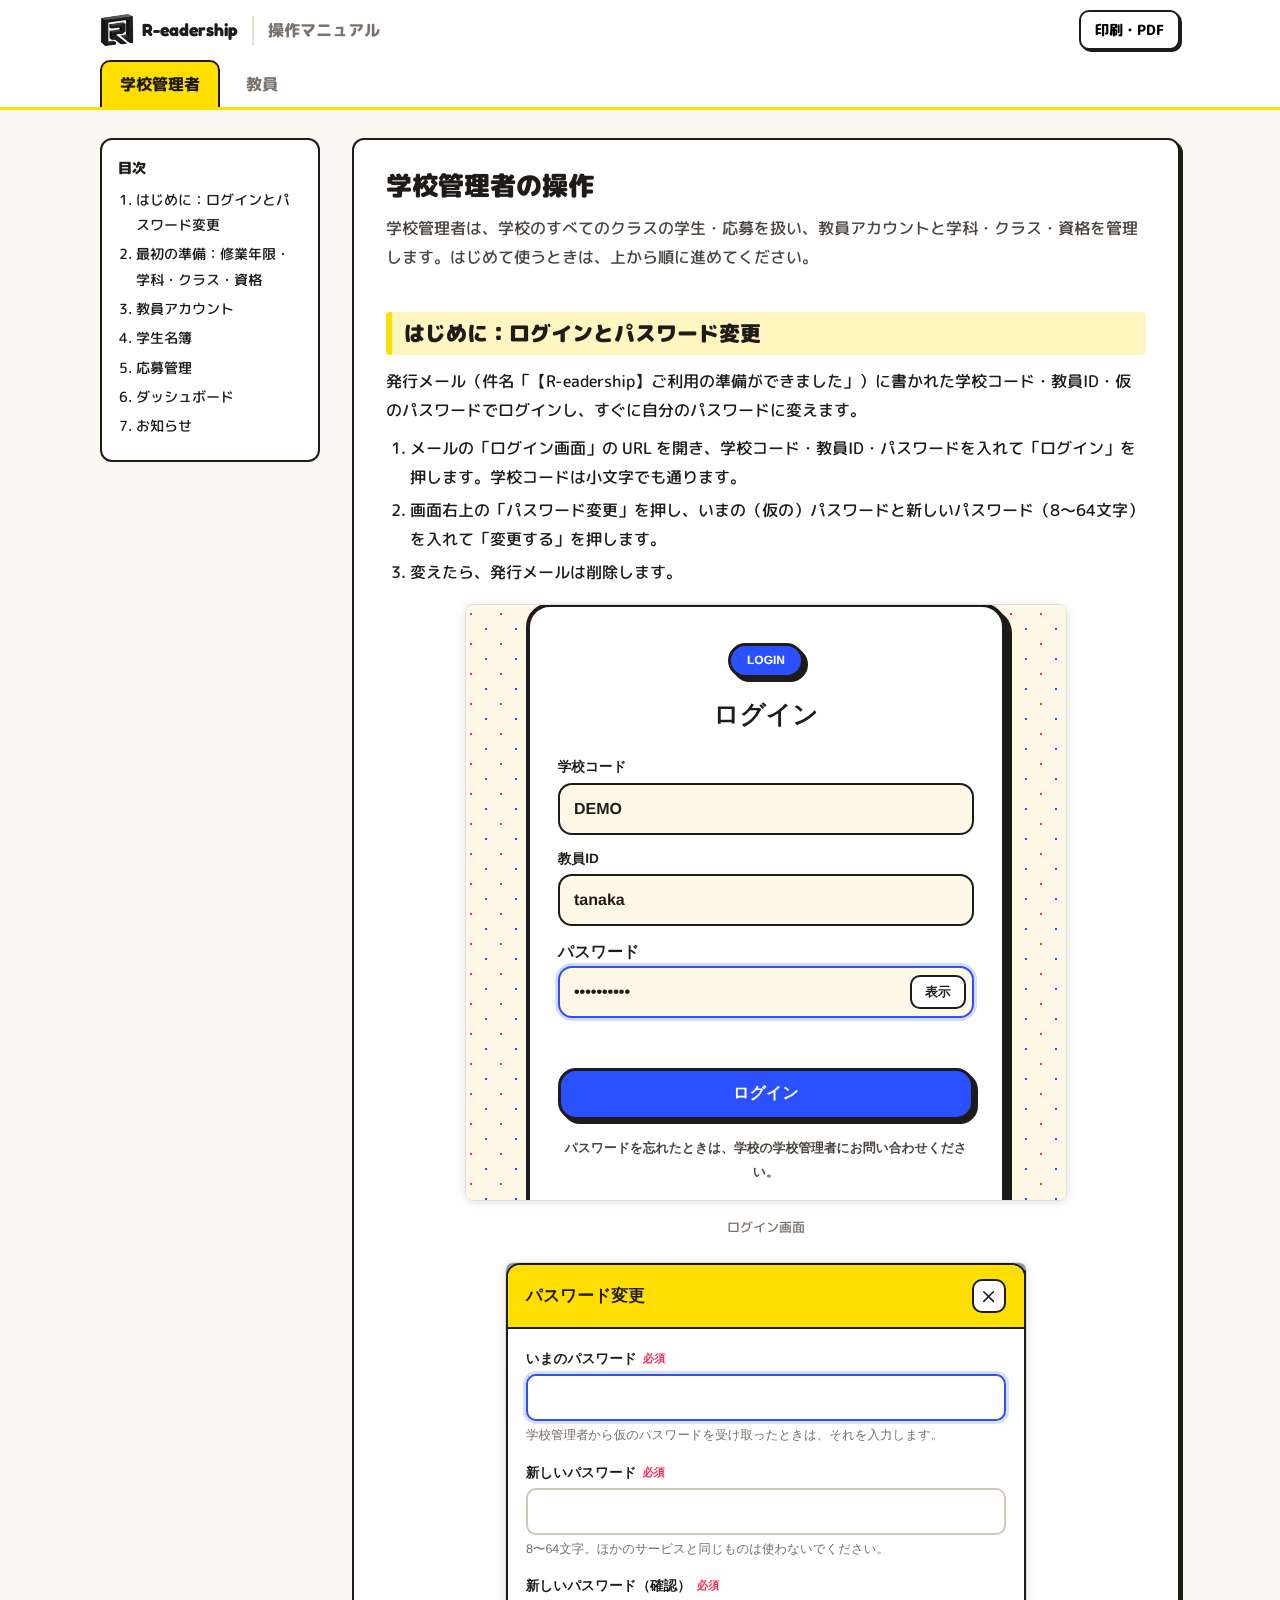
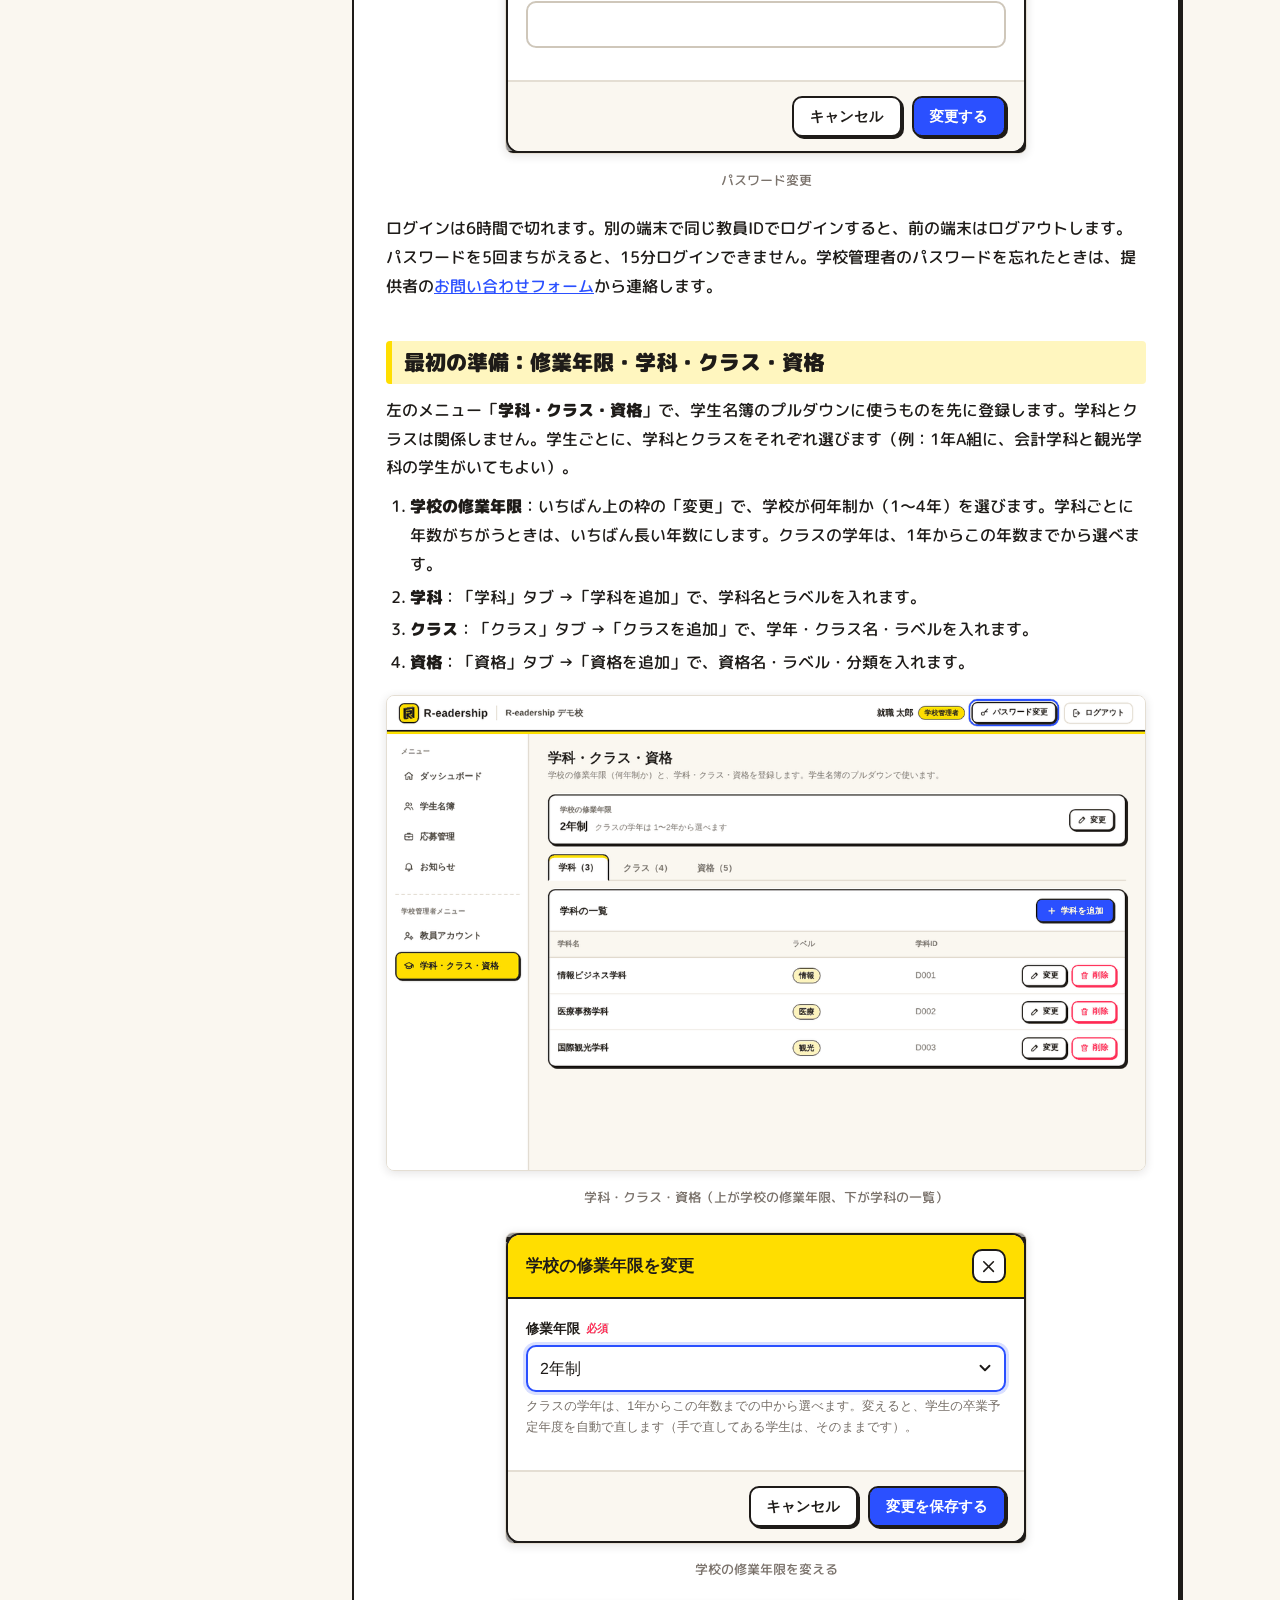
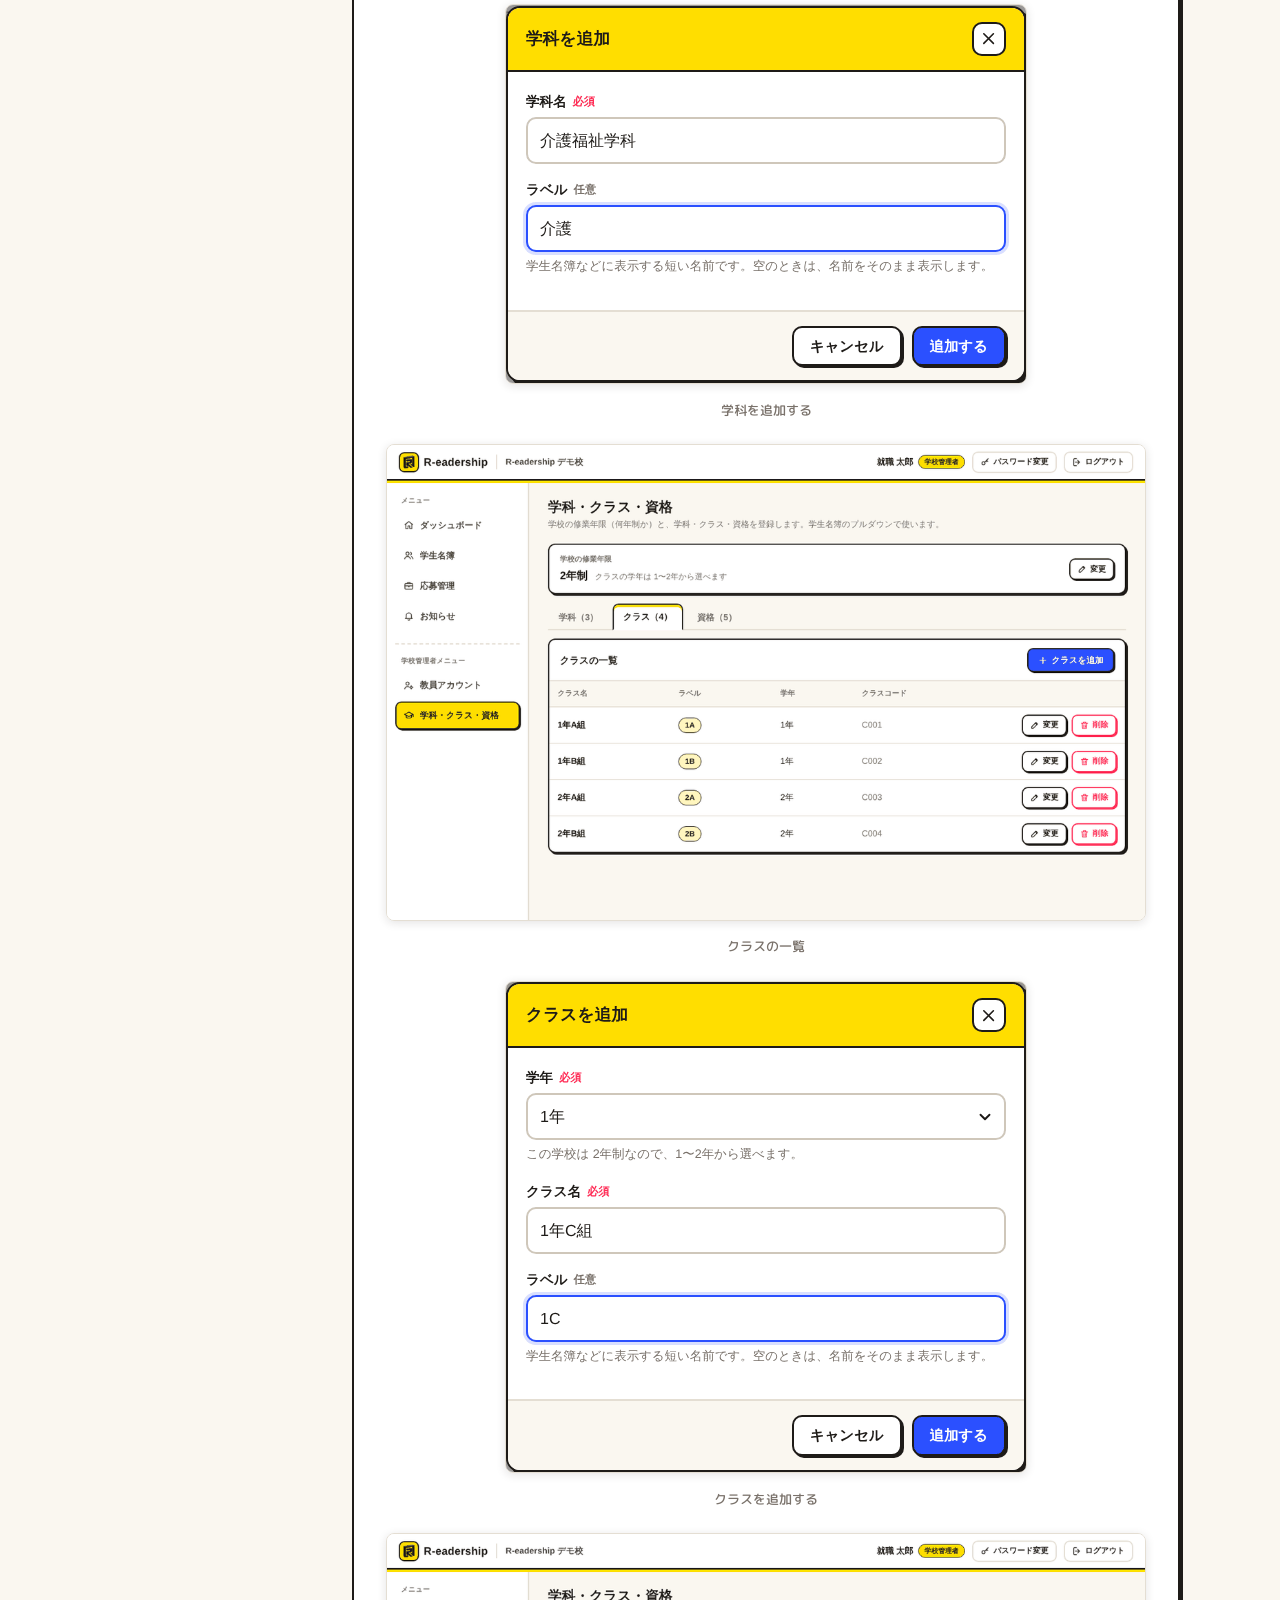
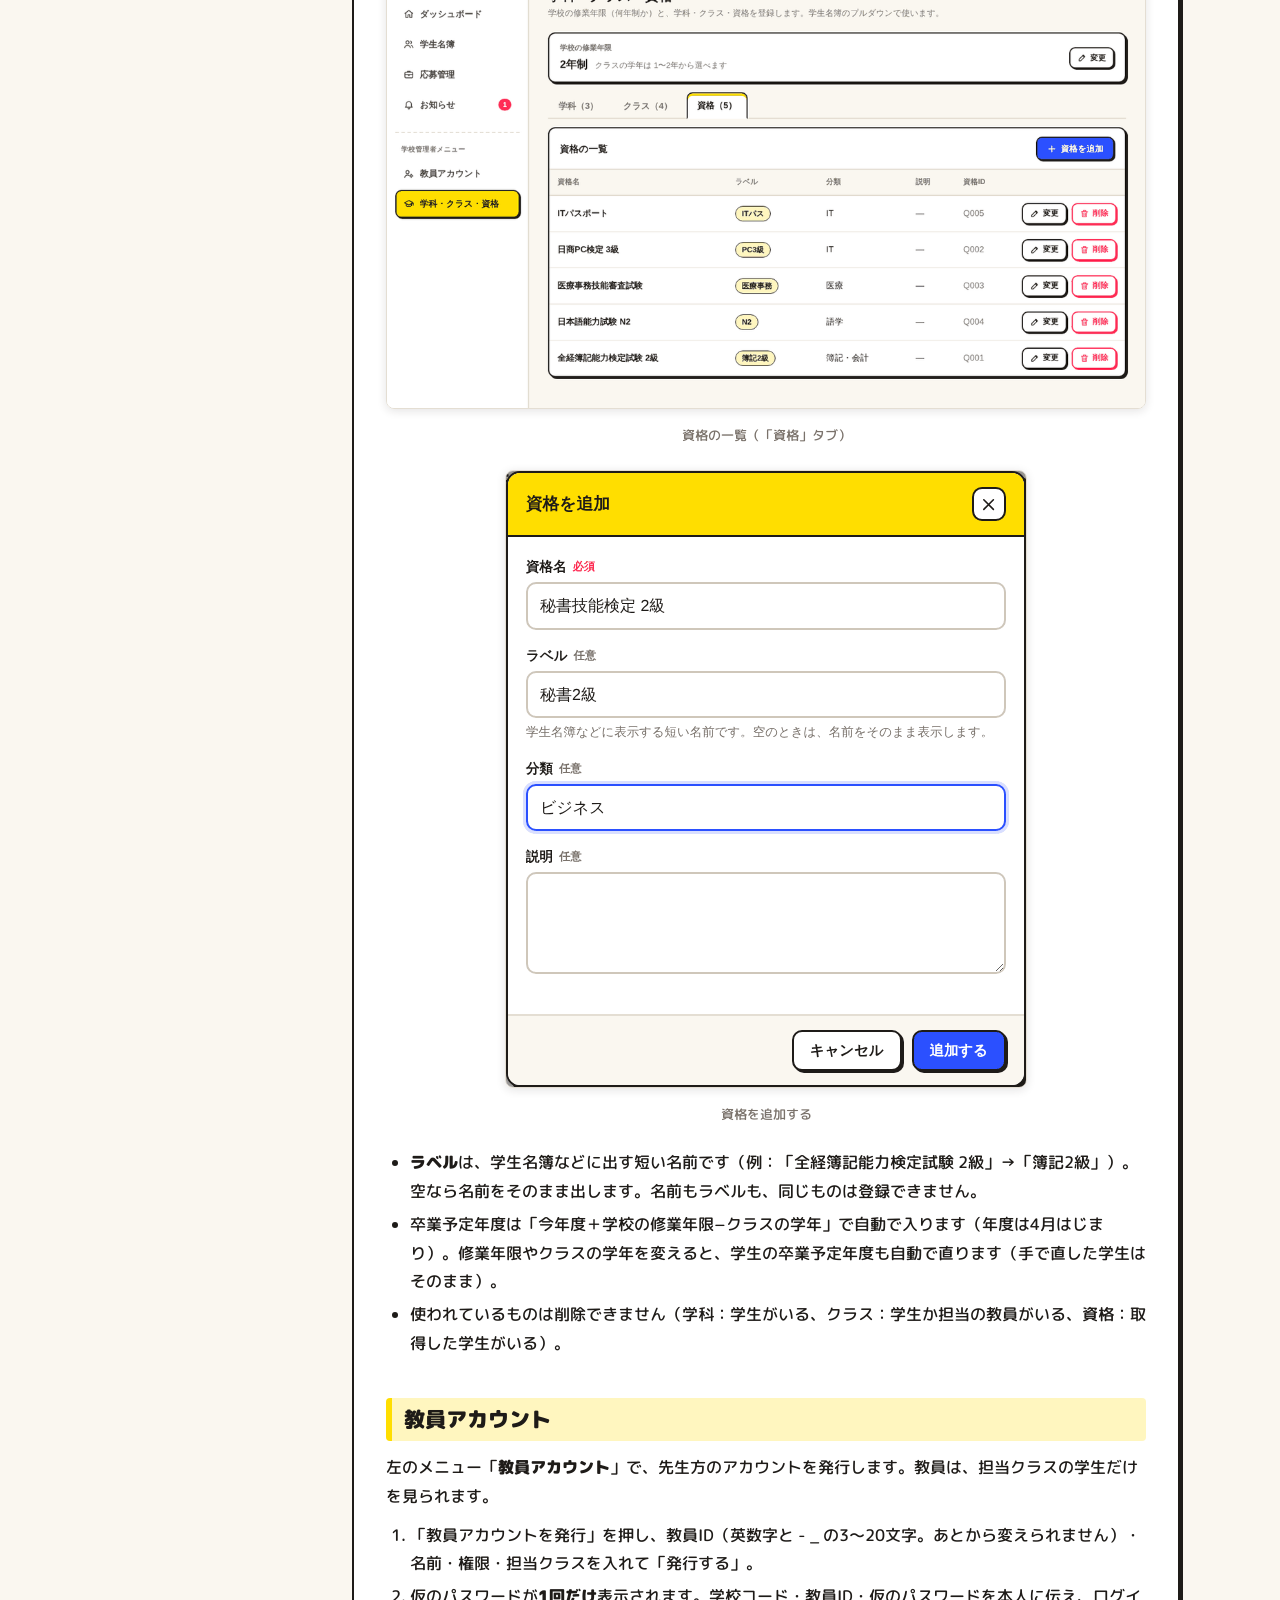
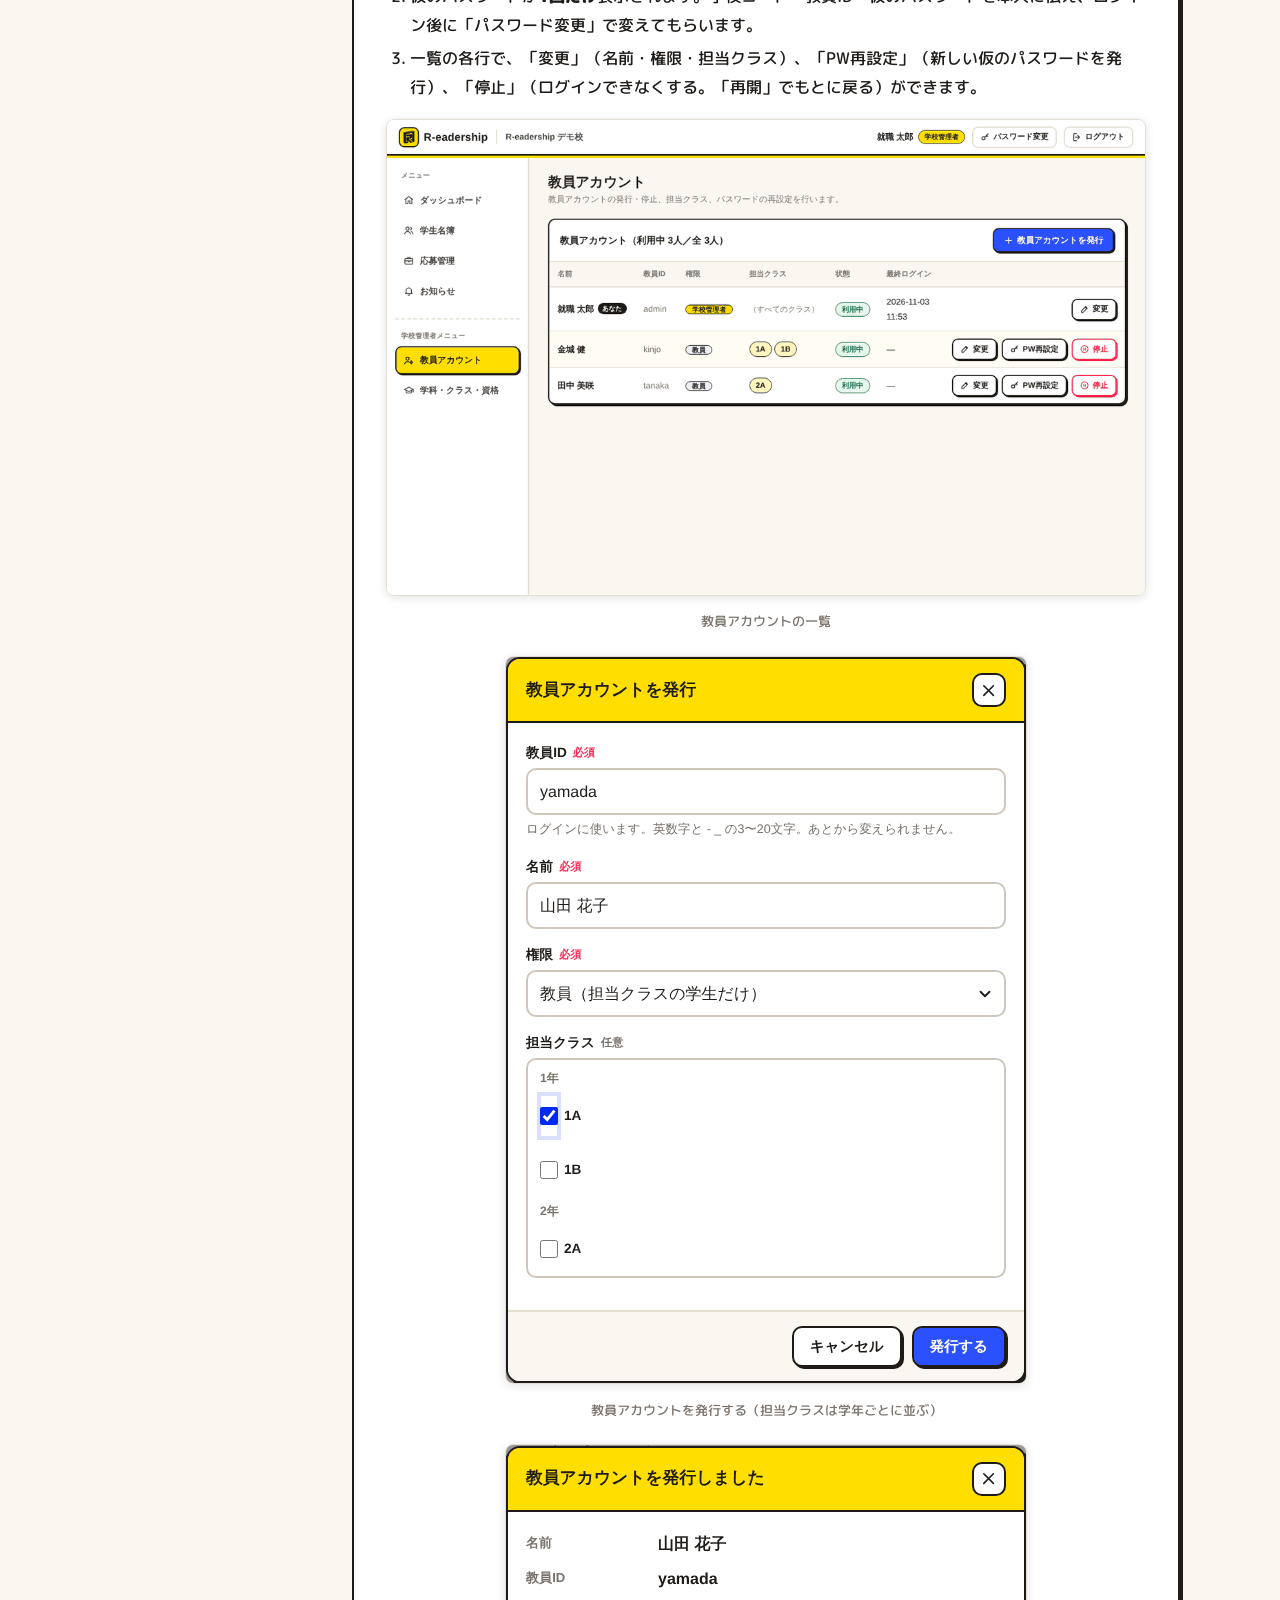
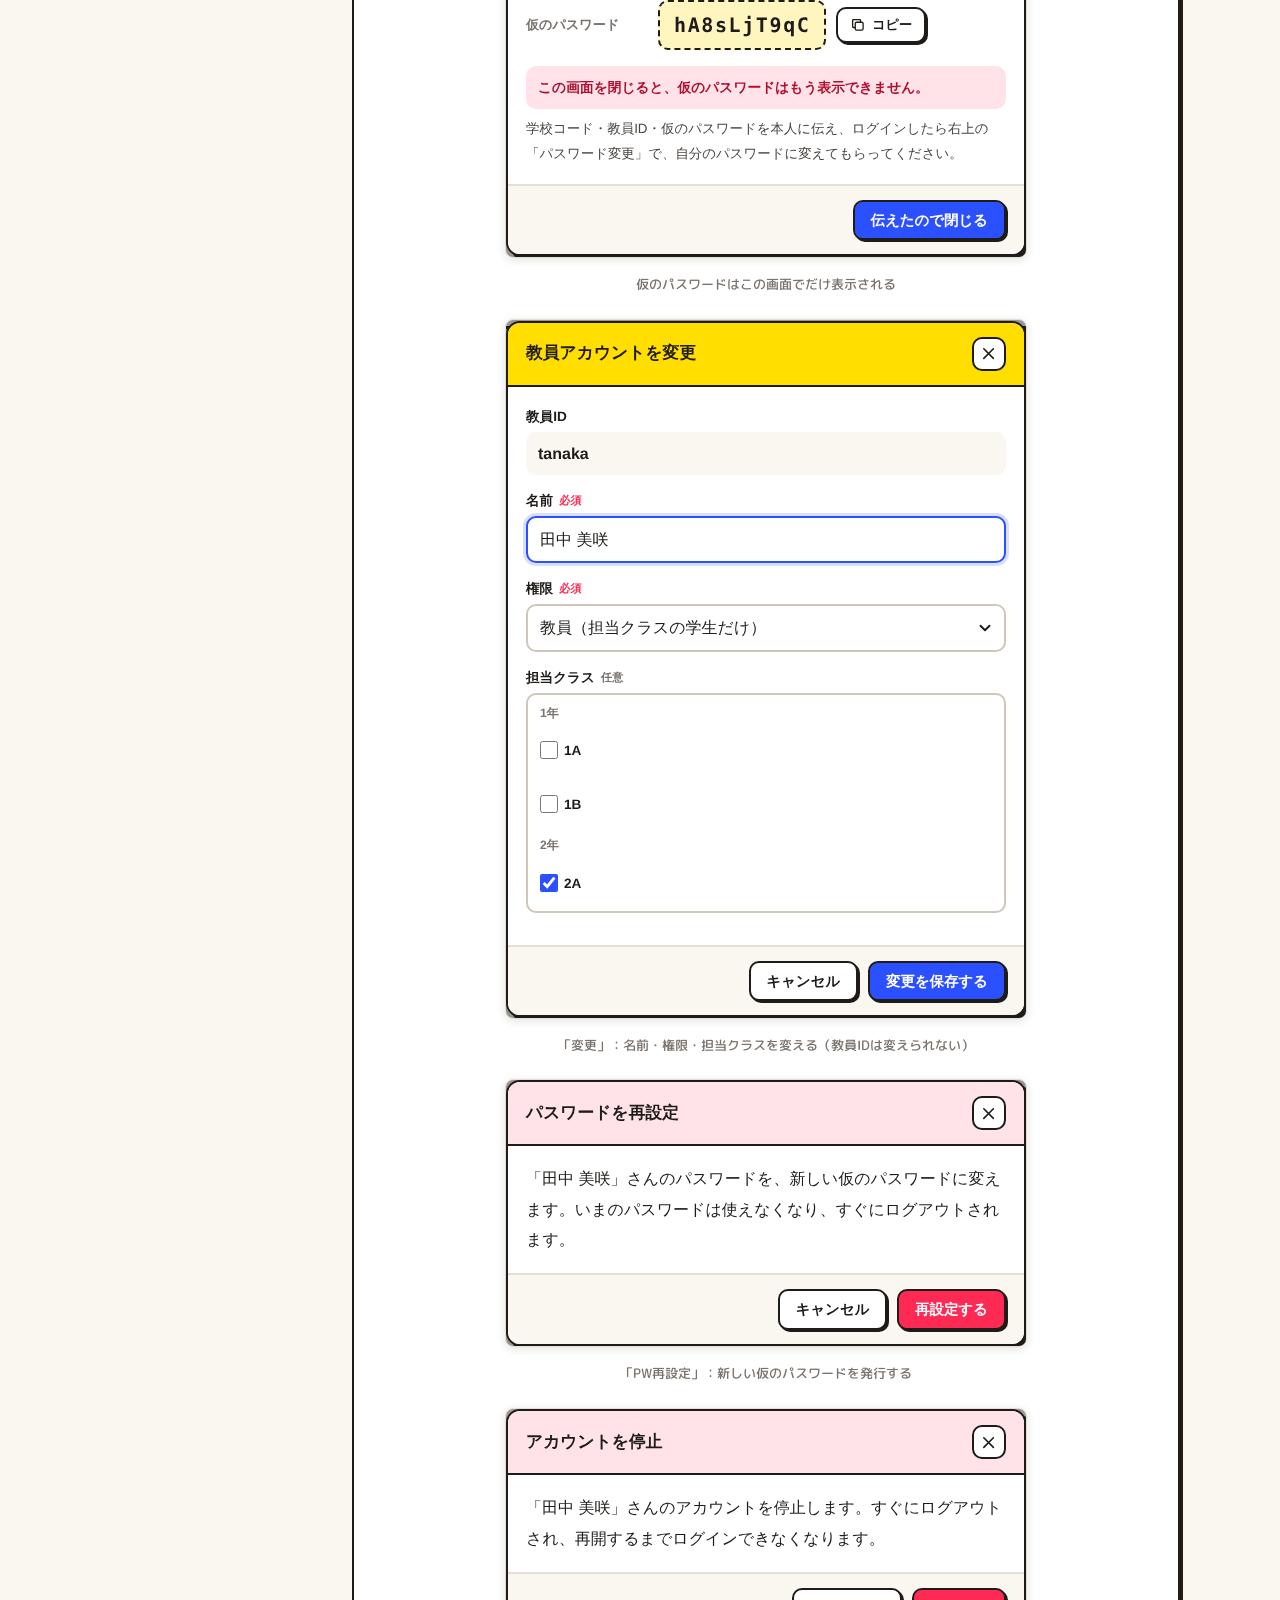
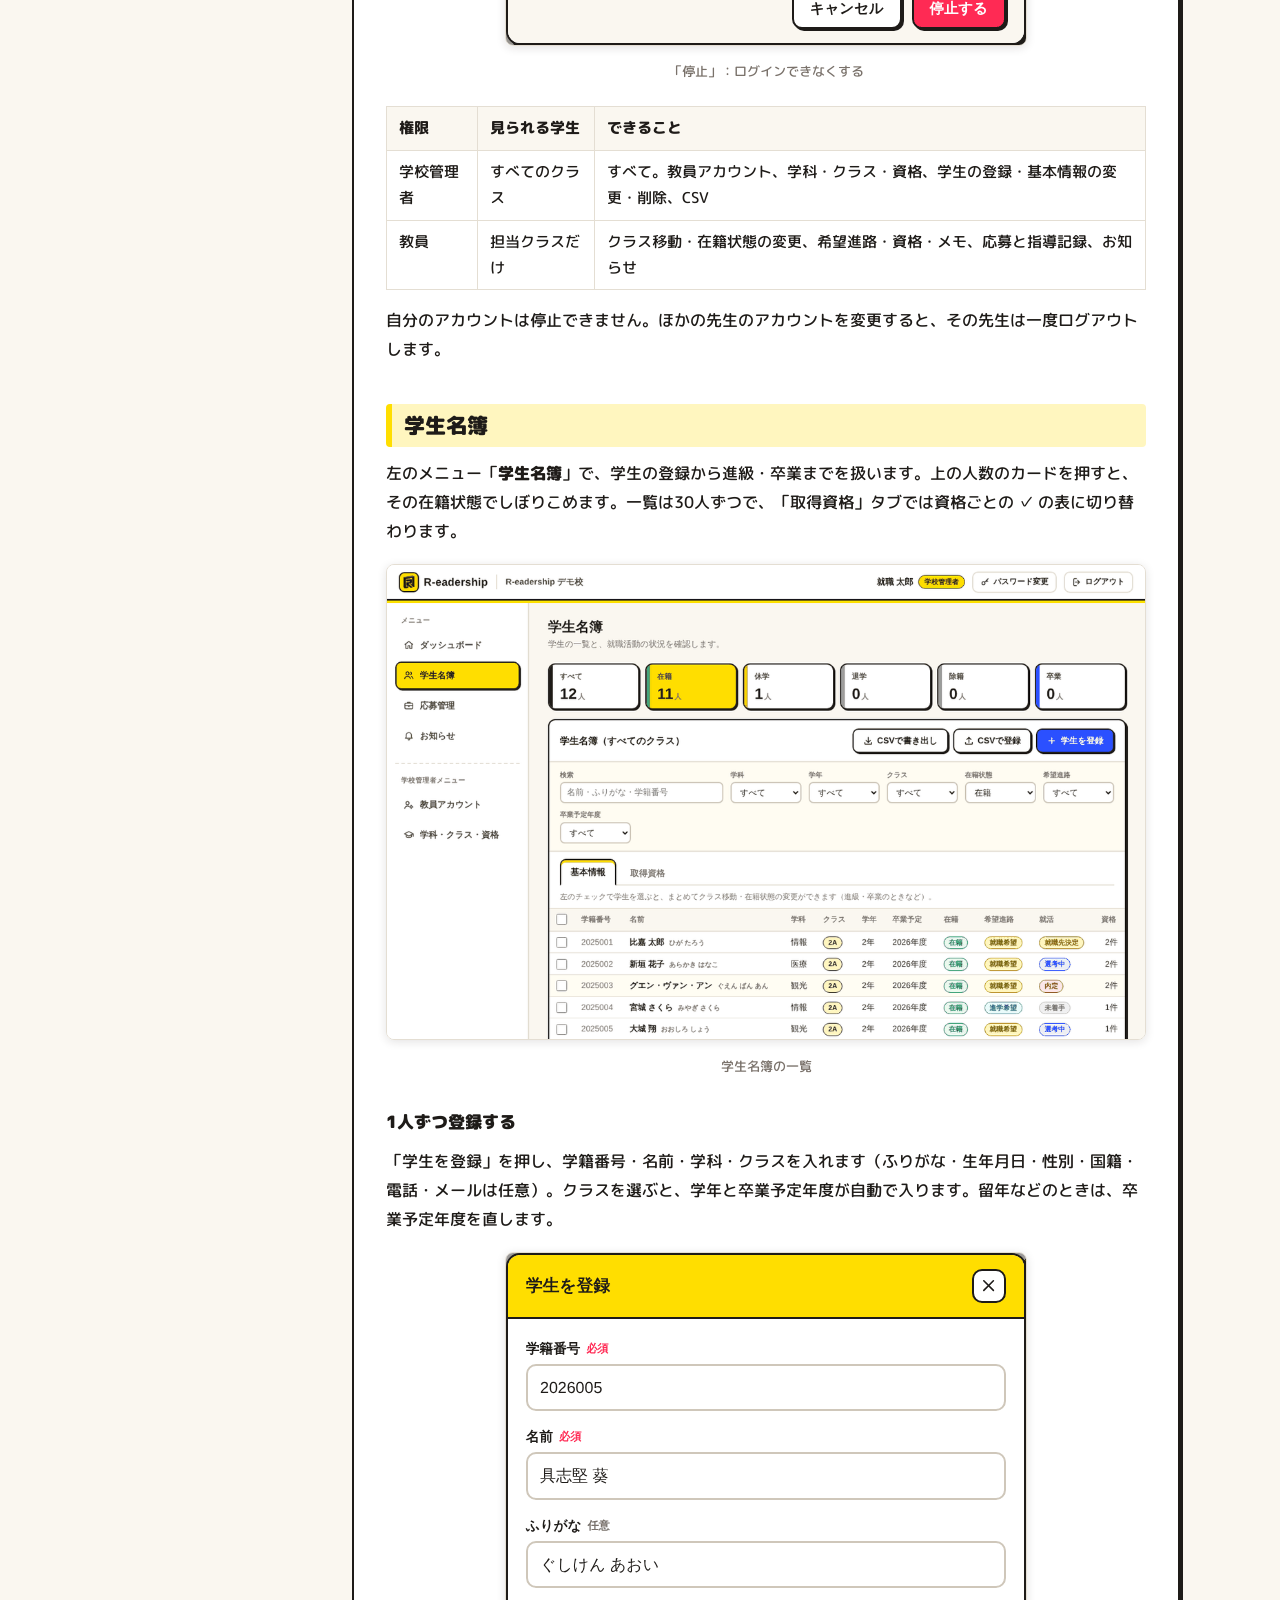
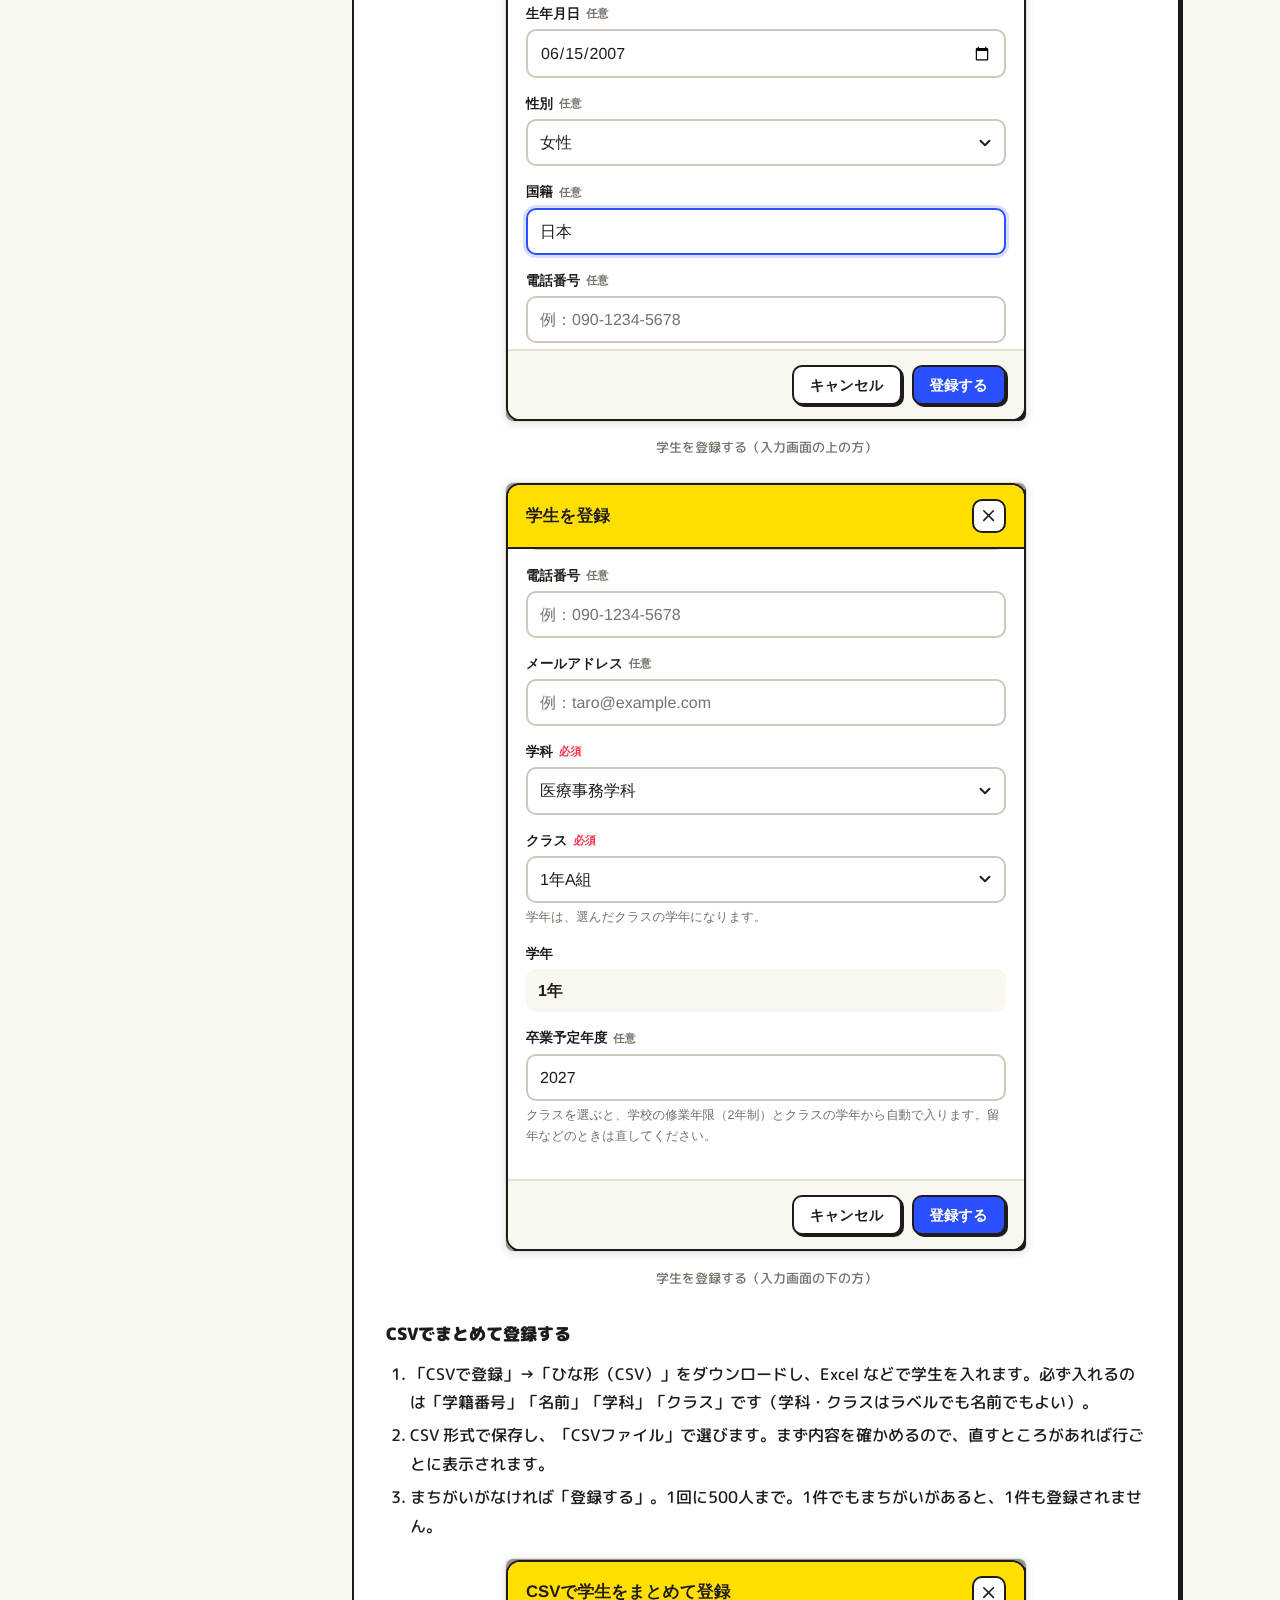
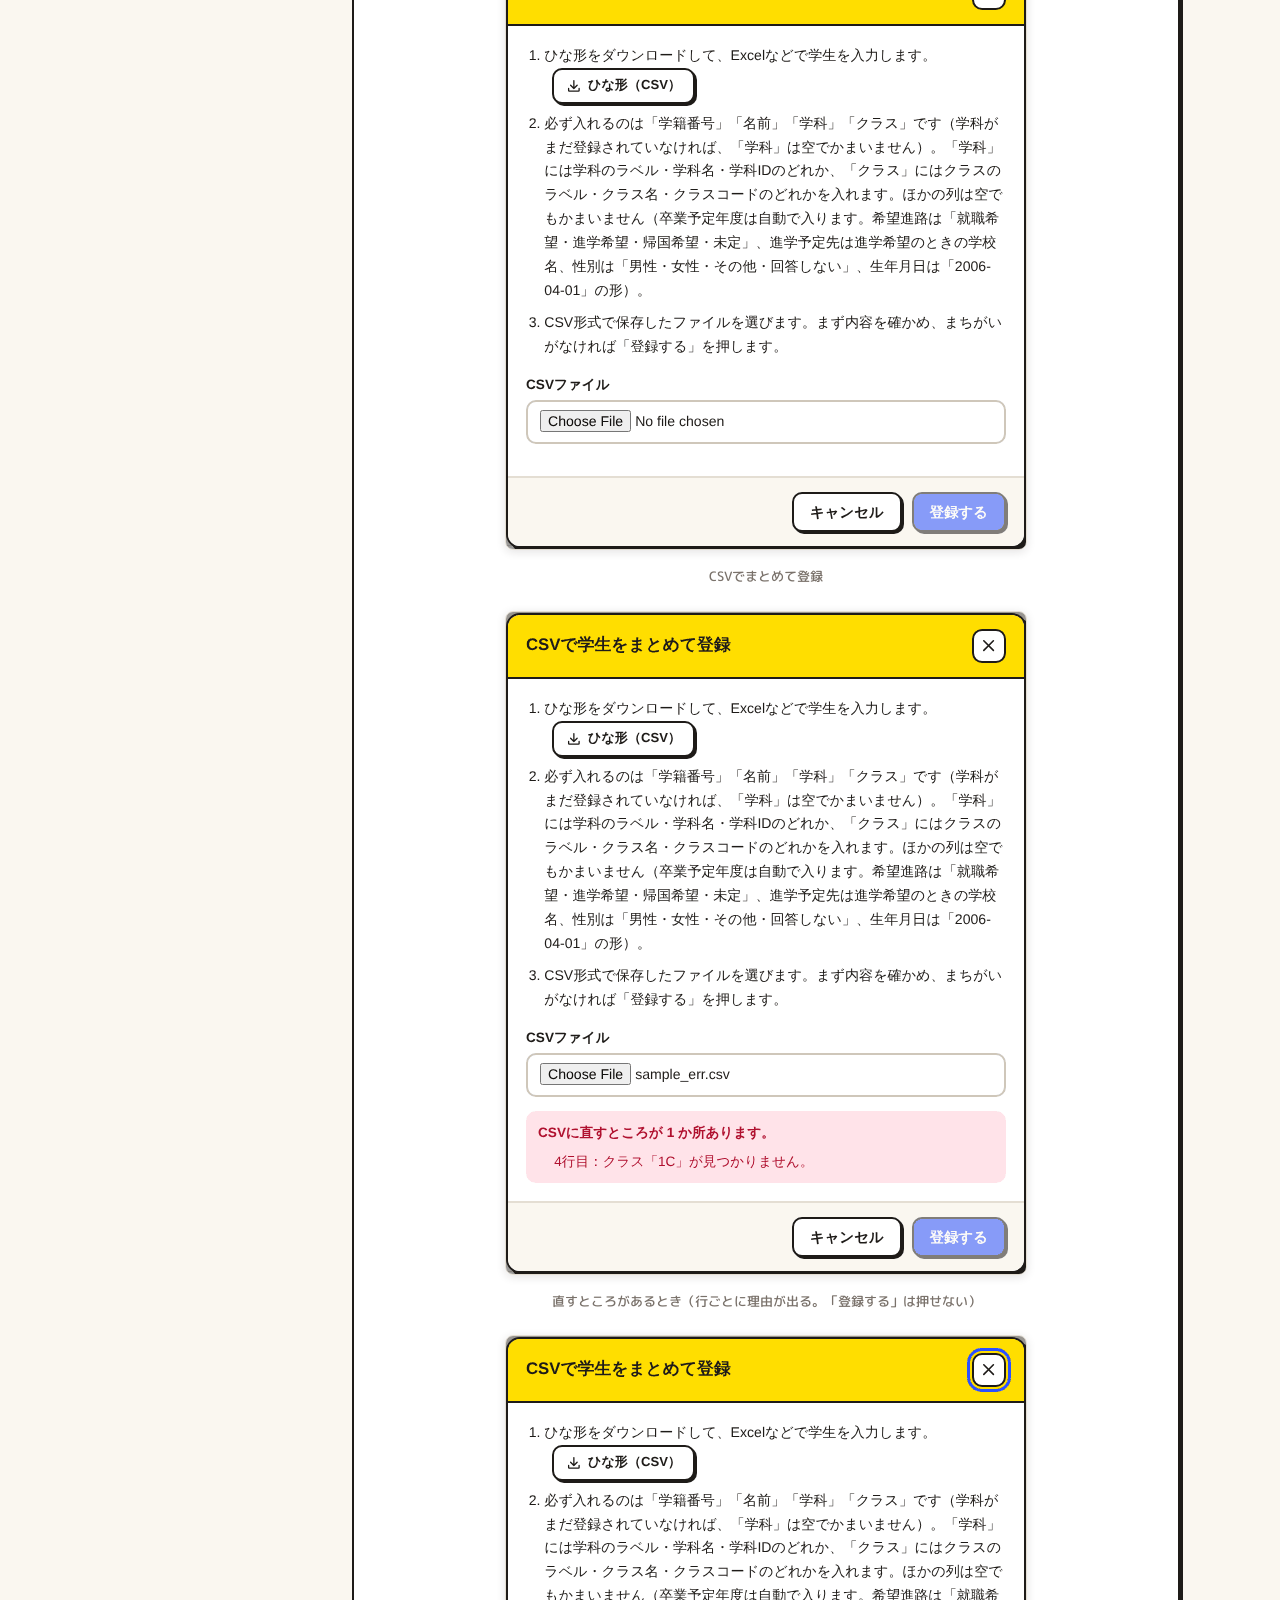
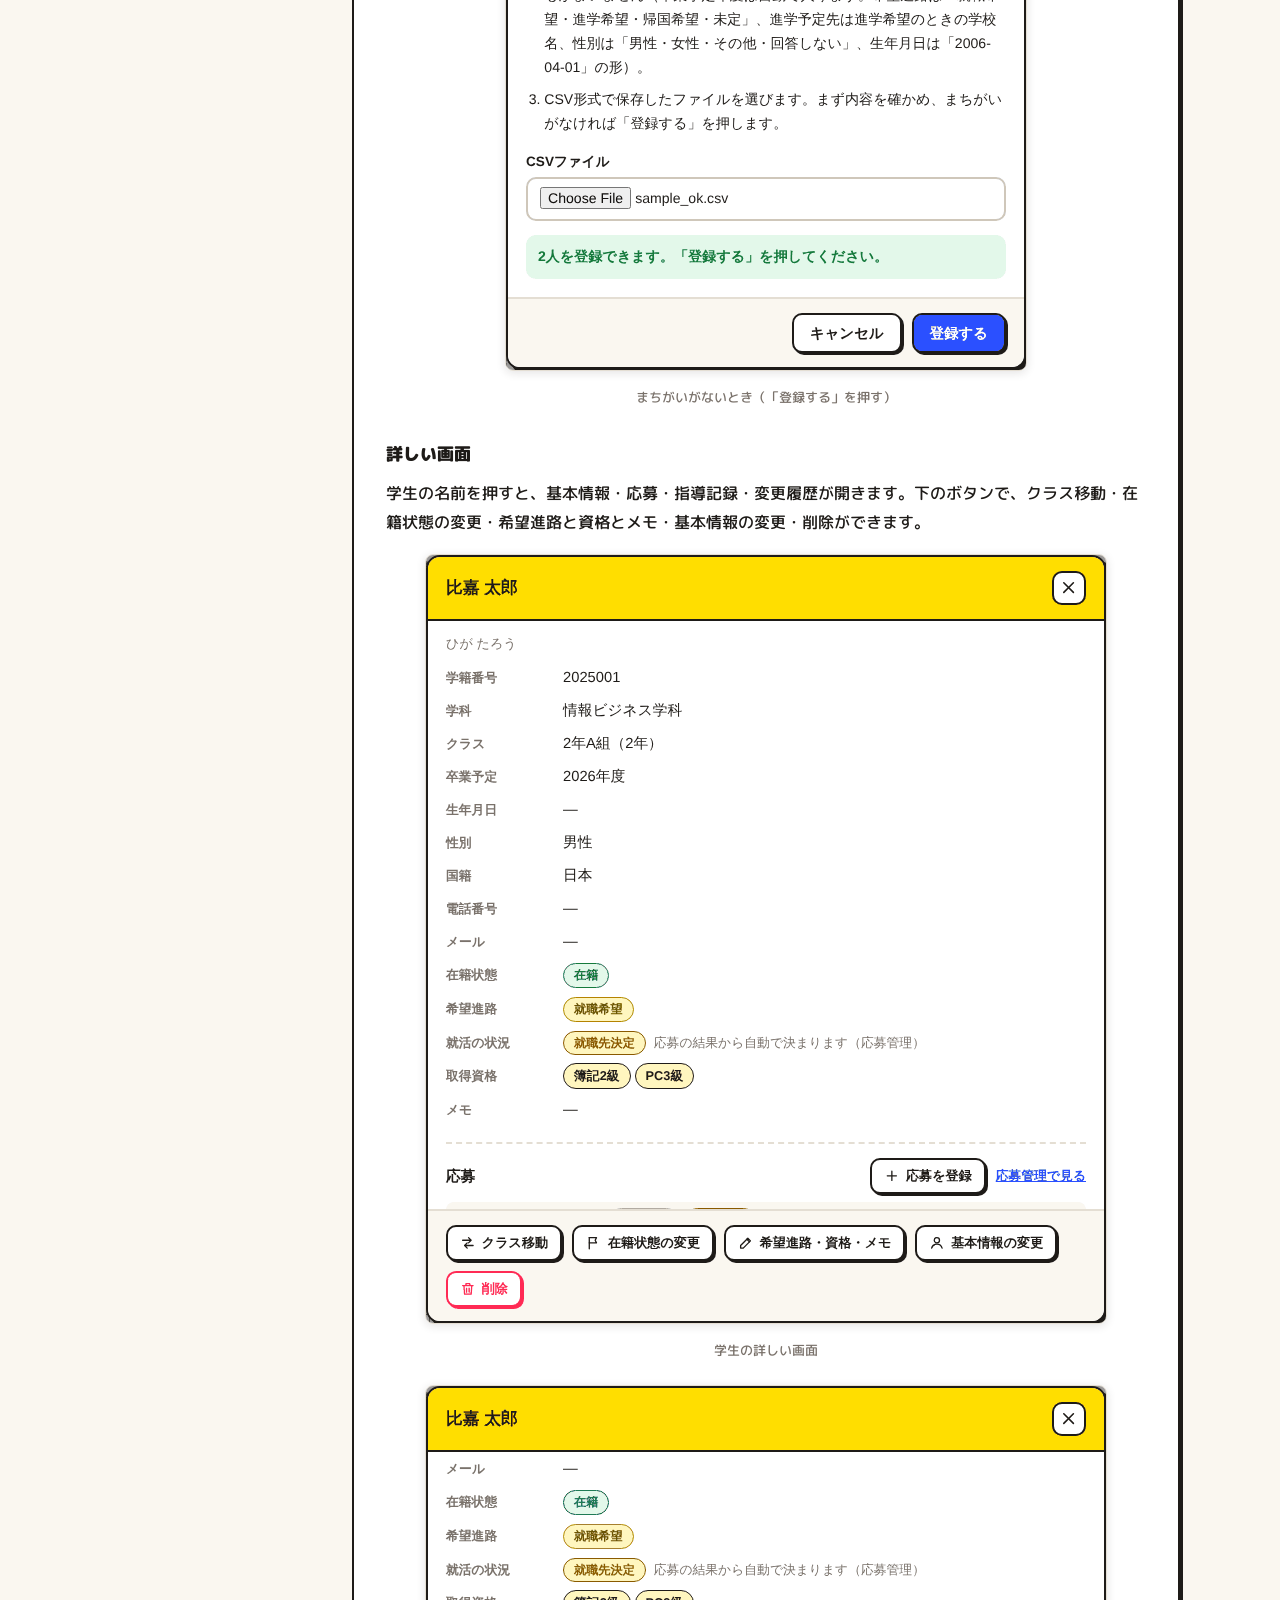
<file: frontend/user/manual.html>
<!DOCTYPE html>
<html lang="ja">
<head>
    <meta charset="UTF-8">
    <meta name="viewport" content="width=device-width, initial-scale=1.0">
    <title>操作マニュアル | R-eadership</title>
    <meta name="robots" content="noindex">
    <link rel="icon" href="img/favicon.png" type="image/png">
    <link rel="preconnect" href="https://fonts.googleapis.com">
    <link rel="preconnect" href="https://fonts.gstatic.com" crossorigin>
    <link href="https://fonts.googleapis.com/css2?family=Fredoka:wght@500;600;700&family=M+PLUS+Rounded+1c:wght@500;700;800;900&display=swap" rel="stylesheet">
    <link rel="stylesheet" href="css/manual.css">
</head>
<body>
    <!-- R-eadership 操作マニュアル（学校管理者・教員）
         画面の写真は、架空の学校「R-eadership デモ校」と架空の学生・先生で撮ったもの -->
    <header class="m-top">
        <div class="m-top-in">
            <a class="m-brand" href="app.html"><img src="img/logo.png" alt="" width="34" height="34"><span>R-eadership</span></a>
            <span class="m-title">操作マニュアル</span>
            <button type="button" class="m-print" id="printBtn">印刷・PDF</button>
        </div>
        <nav class="m-tabs" aria-label="マニュアルの切り替え">
            <a href="#admin" class="m-tab" data-tab="admin">学校管理者</a>
            <a href="#teacher" class="m-tab" data-tab="teacher">教員</a>
        </nav>
    </header>

    <div class="m-wrap">
        <section class="m-part" id="admin" data-part="admin">
            <aside class="m-toc"><p class="m-toc-h">目次</p><ol><li><a href="#admin-login">はじめに：ログインとパスワード変更</a></li>
<li><a href="#admin-masters">最初の準備：修業年限・学科・クラス・資格</a></li>
<li><a href="#admin-teachers">教員アカウント</a></li>
<li><a href="#admin-students">学生名簿</a></li>
<li><a href="#admin-entries">応募管理</a></li>
<li><a href="#admin-dashboard">ダッシュボード</a></li>
<li><a href="#admin-notices">お知らせ</a></li></ol></aside>
            <article class="m-body">
                <h1>学校管理者の操作</h1>
                <p class="m-lead">学校管理者は、学校のすべてのクラスの学生・応募を扱い、教員アカウントと学科・クラス・資格を管理します。はじめて使うときは、上から順に進めてください。</p>
                <h2 id="admin-login">はじめに：ログインとパスワード変更</h2>
<p>発行メール（件名「【R-eadership】ご利用の準備ができました」）に書かれた学校コード・教員ID・仮のパスワードでログインし、すぐに自分のパスワードに変えます。</p>
<ol>
<li>メールの「ログイン画面」の URL を開き、学校コード・教員ID・パスワードを入れて「ログイン」を押します。学校コードは小文字でも通ります。</li>
<li>画面右上の「パスワード変更」を押し、いまの（仮の）パスワードと新しいパスワード（8〜64文字）を入れて「変更する」を押します。</li>
<li>変えたら、発行メールは削除します。</li>
</ol>
<figure class="shot"><img src="img/manual/b01.png" alt="ログイン画面"><figcaption>ログイン画面</figcaption></figure>
<figure class="shot"><img src="img/manual/b02.png" alt="パスワード変更"><figcaption>パスワード変更</figcaption></figure>
<p>ログインは6時間で切れます。別の端末で同じ教員IDでログインすると、前の端末はログアウトします。パスワードを5回まちがえると、15分ログインできません。学校管理者のパスワードを忘れたときは、提供者の<a target="_blank" rel="noopener" href="https://jprojectsriki-cpu.github.io/rikis_collection/#contact">お問い合わせフォーム</a>から連絡します。</p>
<h2 id="admin-masters">最初の準備：修業年限・学科・クラス・資格</h2>
<p>左のメニュー「<strong>学科・クラス・資格</strong>」で、学生名簿のプルダウンに使うものを先に登録します。学科とクラスは関係しません。学生ごとに、学科とクラスをそれぞれ選びます（例：1年A組に、会計学科と観光学科の学生がいてもよい）。</p>
<ol>
<li><strong>学校の修業年限</strong>：いちばん上の枠の「変更」で、学校が何年制か（1〜4年）を選びます。学科ごとに年数がちがうときは、いちばん長い年数にします。クラスの学年は、1年からこの年数までから選べます。</li>
<li><strong>学科</strong>：「学科」タブ →「学科を追加」で、学科名とラベルを入れます。</li>
<li><strong>クラス</strong>：「クラス」タブ →「クラスを追加」で、学年・クラス名・ラベルを入れます。</li>
<li><strong>資格</strong>：「資格」タブ →「資格を追加」で、資格名・ラベル・分類を入れます。</li>
</ol>
<figure class="shot"><img src="img/manual/b04.png" alt="学科・クラス・資格（上が学校の修業年限、下が学科の一覧）"><figcaption>学科・クラス・資格（上が学校の修業年限、下が学科の一覧）</figcaption></figure>
<figure class="shot"><img src="img/manual/b05.png" alt="学校の修業年限を変える"><figcaption>学校の修業年限を変える</figcaption></figure>
<figure class="shot"><img src="img/manual/d01.png" alt="学科を追加する"><figcaption>学科を追加する</figcaption></figure>
<figure class="shot"><img src="img/manual/b06.png" alt="クラスの一覧"><figcaption>クラスの一覧</figcaption></figure>
<figure class="shot"><img src="img/manual/b07.png" alt="クラスを追加する"><figcaption>クラスを追加する</figcaption></figure>
<figure class="shot"><img src="img/manual/d02.png" alt="資格の一覧（「資格」タブ）"><figcaption>資格の一覧（「資格」タブ）</figcaption></figure>
<figure class="shot"><img src="img/manual/d03.png" alt="資格を追加する"><figcaption>資格を追加する</figcaption></figure>
<ul>
<li><strong>ラベル</strong>は、学生名簿などに出す短い名前です（例：「全経簿記能力検定試験 2級」→「簿記2級」）。空なら名前をそのまま出します。名前もラベルも、同じものは登録できません。</li>
<li>卒業予定年度は「今年度＋学校の修業年限−クラスの学年」で自動で入ります（年度は4月はじまり）。修業年限やクラスの学年を変えると、学生の卒業予定年度も自動で直ります（手で直した学生はそのまま）。</li>
<li>使われているものは削除できません（学科：学生がいる、クラス：学生か担当の教員がいる、資格：取得した学生がいる）。</li>
</ul>
<h2 id="admin-teachers">教員アカウント</h2>
<p>左のメニュー「<strong>教員アカウント</strong>」で、先生方のアカウントを発行します。教員は、担当クラスの学生だけを見られます。</p>
<ol>
<li>「教員アカウントを発行」を押し、教員ID（英数字と - _ の3〜20文字。あとから変えられません）・名前・権限・担当クラスを入れて「発行する」。</li>
<li>仮のパスワードが<strong>1回だけ</strong>表示されます。学校コード・教員ID・仮のパスワードを本人に伝え、ログイン後に「パスワード変更」で変えてもらいます。</li>
<li>一覧の各行で、「変更」（名前・権限・担当クラス）、「PW再設定」（新しい仮のパスワードを発行）、「停止」（ログインできなくする。「再開」でもとに戻る）ができます。</li>
</ol>
<figure class="shot"><img src="img/manual/b08.png" alt="教員アカウントの一覧"><figcaption>教員アカウントの一覧</figcaption></figure>
<figure class="shot"><img src="img/manual/b09.png" alt="教員アカウントを発行する（担当クラスは学年ごとに並ぶ）"><figcaption>教員アカウントを発行する（担当クラスは学年ごとに並ぶ）</figcaption></figure>
<figure class="shot"><img src="img/manual/b10.png" alt="仮のパスワードはこの画面でだけ表示される"><figcaption>仮のパスワードはこの画面でだけ表示される</figcaption></figure>
<figure class="shot"><img src="img/manual/d04.png" alt="「変更」：名前・権限・担当クラスを変える（教員IDは変えられない）"><figcaption>「変更」：名前・権限・担当クラスを変える（教員IDは変えられない）</figcaption></figure>
<figure class="shot"><img src="img/manual/d05.png" alt="「PW再設定」：新しい仮のパスワードを発行する"><figcaption>「PW再設定」：新しい仮のパスワードを発行する</figcaption></figure>
<figure class="shot"><img src="img/manual/d06.png" alt="「停止」：ログインできなくする"><figcaption>「停止」：ログインできなくする</figcaption></figure>
<table>
<thead>
<tr>
<th>権限</th>
<th>見られる学生</th>
<th>できること</th>
</tr>
</thead>
<tbody>
<tr>
<td>学校管理者</td>
<td>すべてのクラス</td>
<td>すべて。教員アカウント、学科・クラス・資格、学生の登録・基本情報の変更・削除、CSV</td>
</tr>
<tr>
<td>教員</td>
<td>担当クラスだけ</td>
<td>クラス移動・在籍状態の変更、希望進路・資格・メモ、応募と指導記録、お知らせ</td>
</tr>
</tbody>
</table>
<p>自分のアカウントは停止できません。ほかの先生のアカウントを変更すると、その先生は一度ログアウトします。</p>
<h2 id="admin-students">学生名簿</h2>
<p>左のメニュー「<strong>学生名簿</strong>」で、学生の登録から進級・卒業までを扱います。上の人数のカードを押すと、その在籍状態でしぼりこめます。一覧は30人ずつで、「取得資格」タブでは資格ごとの ✓ の表に切り替わります。</p>
<figure class="shot"><img src="img/manual/b11.png" alt="学生名簿の一覧"><figcaption>学生名簿の一覧</figcaption></figure>
<h3>1人ずつ登録する</h3>
<p>「学生を登録」を押し、学籍番号・名前・学科・クラスを入れます（ふりがな・生年月日・性別・国籍・電話・メールは任意）。クラスを選ぶと、学年と卒業予定年度が自動で入ります。留年などのときは、卒業予定年度を直します。</p>
<figure class="shot"><img src="img/manual/d07.png" alt="学生を登録する（入力画面の上の方）"><figcaption>学生を登録する（入力画面の上の方）</figcaption></figure>
<figure class="shot"><img src="img/manual/b12.png" alt="学生を登録する（入力画面の下の方）"><figcaption>学生を登録する（入力画面の下の方）</figcaption></figure>
<h3>CSVでまとめて登録する</h3>
<ol>
<li>「CSVで登録」→「ひな形（CSV）」をダウンロードし、Excel などで学生を入れます。必ず入れるのは「学籍番号」「名前」「学科」「クラス」です（学科・クラスはラベルでも名前でもよい）。</li>
<li>CSV 形式で保存し、「CSVファイル」で選びます。まず内容を確かめるので、直すところがあれば行ごとに表示されます。</li>
<li>まちがいがなければ「登録する」。1回に500人まで。1件でもまちがいがあると、1件も登録されません。</li>
</ol>
<figure class="shot"><img src="img/manual/b13.png" alt="CSVでまとめて登録"><figcaption>CSVでまとめて登録</figcaption></figure>
<figure class="shot"><img src="img/manual/d08.png" alt="直すところがあるとき（行ごとに理由が出る。「登録する」は押せない）"><figcaption>直すところがあるとき（行ごとに理由が出る。「登録する」は押せない）</figcaption></figure>
<figure class="shot"><img src="img/manual/d09.png" alt="まちがいがないとき（「登録する」を押す）"><figcaption>まちがいがないとき（「登録する」を押す）</figcaption></figure>
<h3>詳しい画面</h3>
<p>学生の名前を押すと、基本情報・応募・指導記録・変更履歴が開きます。下のボタンで、クラス移動・在籍状態の変更・希望進路と資格とメモ・基本情報の変更・削除ができます。</p>
<figure class="shot"><img src="img/manual/b14.png" alt="学生の詳しい画面"><figcaption>学生の詳しい画面</figcaption></figure>
<figure class="shot"><img src="img/manual/b15.png" alt="詳しい画面の下の方（応募・指導記録・変更履歴）"><figcaption>詳しい画面の下の方（応募・指導記録・変更履歴）</figcaption></figure>
<figure class="shot"><img src="img/manual/d10.png" alt="「基本情報の変更」：学科や卒業予定年度もここで直す"><figcaption>「基本情報の変更」：学科や卒業予定年度もここで直す</figcaption></figure>
<figure class="shot"><img src="img/manual/d11.png" alt="「在籍状態の変更」：理由は必須"><figcaption>「在籍状態の変更」：理由は必須</figcaption></figure>
<ul>
<li><strong>クラス移動・在籍状態の変更</strong>（在籍・休学・退学・除籍・卒業）は、理由が必須で、変更履歴に残ります。学年を変えるときは、その学年のクラスへ移動します。</li>
<li><strong>学科の変更</strong>は「基本情報の変更」で行います。</li>
<li><strong>削除</strong>は、まちがえて登録したときだけです。応募や指導記録がある学生は削除できないので、退学・卒業などは在籍状態で表します。</li>
<li><strong>就活の状況</strong>（未着手・選考中・内定・就職先決定・選考終了）は、応募の結果から自動で決まります。</li>
</ul>
<h3>進級・卒業のとき（まとめて変更）</h3>
<ol>
<li>しぼりこみで対象の学生を出します（例：学年「2年」）。</li>
<li>一覧の左のチェックで学生を選びます（見出しのチェックで、そのページの全員）。</li>
<li>「まとめてクラス移動」（進級）か「まとめて在籍状態の変更」（卒業）を押し、理由を入れて実行します。全員に同じ理由が残ります。</li>
</ol>
<p>年度末は、先に最上級生を「卒業」にしてから、下の学年を上の学年のクラスへ移動すると、名簿がまざりません。</p>
<figure class="shot"><img src="img/manual/b16.png" alt="2年生を全員選んだところ"><figcaption>2年生を全員選んだところ</figcaption></figure>
<figure class="shot"><img src="img/manual/d12.png" alt="まとめてクラス移動（進級：1年生を2年A組へ）"><figcaption>まとめてクラス移動（進級：1年生を2年A組へ）</figcaption></figure>
<figure class="shot"><img src="img/manual/b17.png" alt="まとめて在籍状態を「卒業」にする"><figcaption>まとめて在籍状態を「卒業」にする</figcaption></figure>
<p>「卒業」にした学生のデータは、卒業から3年たった4月に、応募・指導記録・履歴といっしょに自動で削除されます。</p>
<h3>CSVで書き出す</h3>
<p>「CSVで書き出し」で、いましぼりこんでいる学生を、すべてのページの分まとめて保存します（学校管理者だけ）。個人情報が入るので、使い終わったらパソコンから削除します。</p>
<figure class="shot"><img src="img/manual/d13.png" alt="CSVで書き出す（いまの条件の人数が出る）"><figcaption>CSVで書き出す（いまの条件の人数が出る）</figcaption></figure>
<h2 id="admin-entries">応募管理</h2>
<p>左のメニュー「<strong>応募管理</strong>」で、学生ごとの応募と選考の進み具合を記録します。一覧は、次の予定が近い順に並びます。くわしい操作は「<a href="#teacher-entries">教員の操作</a>」の「応募管理」と同じです。</p>
<figure class="shot"><img src="img/manual/b18.png" alt="応募管理の一覧"><figcaption>応募管理の一覧</figcaption></figure>
<figure class="shot"><img src="img/manual/d14.png" alt="応募を登録する（学年・クラス・名前で学生をしぼりこむ）"><figcaption>応募を登録する（学年・クラス・名前で学生をしぼりこむ）</figcaption></figure>
<figure class="shot"><img src="img/manual/b20.png" alt="応募の詳しい画面（選考の進み具合と指導記録）"><figcaption>応募の詳しい画面（選考の進み具合と指導記録）</figcaption></figure>
<figure class="shot"><img src="img/manual/b21.png" alt="進み具合を更新する"><figcaption>進み具合を更新する</figcaption></figure>
<ul>
<li>応募ごとの「進み具合を更新」で、選考の段階（エントリー〜最終面接）と結果（選考中・内定・内定承諾・不採用・辞退）を変えます。「内定承諾」は1人1社だけです。</li>
<li>「CSVで書き出し」で、いまの条件の応募を保存できます（学校管理者だけ）。</li>
<li>指導記録は、書いた本人と学校管理者が直したり消したりできます。</li>
</ul>
<figure class="shot"><img src="img/manual/d15.png" alt="応募をCSVで書き出す"><figcaption>応募をCSVで書き出す</figcaption></figure>
<h2 id="admin-dashboard">ダッシュボード</h2>
<p>ログインすると最初に開く画面です。卒業予定年度（はじめは今年度に卒業する学年）と学科でしぼりこめます。数えるのは、在籍と卒業の学生です。</p>
<figure class="shot"><img src="img/manual/b03.png" alt="ダッシュボード（上）：学生数・就職希望・就職決定率・内定率、お知らせ、就活の状況と希望進路"><figcaption>ダッシュボード（上）：学生数・就職希望・就職決定率・内定率、お知らせ、就活の状況と希望進路</figcaption></figure>
<figure class="shot"><img src="img/manual/b24.png" alt="ダッシュボード（下）：会社ごと・進学先ごとの人数、クラスごとの就職決定率、3日以内の予定"><figcaption>ダッシュボード（下）：会社ごと・進学先ごとの人数、クラスごとの就職決定率、3日以内の予定</figcaption></figure>
<ul>
<li><strong>就職決定率</strong> ＝「内定承諾」の学生 ÷ 希望進路が「就職希望」の学生。<strong>内定率</strong>は、内定と内定承諾を合わせた割合です。</li>
<li><strong>3日以内の予定</strong>には、応募の「次の予定日」が今日から3日以内のものが出ます。</li>
</ul>
<h2 id="admin-notices">お知らせ</h2>
<p>左のメニュー「<strong>お知らせ</strong>」で、先生方への連絡を書きます。未読があると、メニューに赤い数字が出ます。</p>
<ol>
<li>「お知らせを書く」を押し、タイトル・本文・重要かどうか・公開範囲を入れて「投稿する」。</li>
<li>公開範囲は「全体（すべての先生）」「学校管理者」「個人（宛先の先生を何人でも）」から選びます。</li>
<li>自分のお知らせを開くと、だれが読んだかがわかります。返信もできます。</li>
</ol>
<figure class="shot"><img src="img/manual/b22.png" alt="お知らせの一覧"><figcaption>お知らせの一覧</figcaption></figure>
<figure class="shot"><img src="img/manual/b23.png" alt="お知らせを書く"><figcaption>お知らせを書く</figcaption></figure>
<figure class="shot"><img src="img/manual/d17.png" alt="自分のお知らせを開いたところ（「読んだ人」と返信）"><figcaption>自分のお知らせを開いたところ（「読んだ人」と返信）</figcaption></figure>
            </article>
        </section>
        <section class="m-part" id="teacher" data-part="teacher" hidden>
            <aside class="m-toc"><p class="m-toc-h">目次</p><ol><li><a href="#teacher-login">はじめに：ログインとパスワード変更</a></li>
<li><a href="#teacher-students">ダッシュボードと学生名簿</a></li>
<li><a href="#teacher-entries">応募管理</a></li>
<li><a href="#teacher-notices">お知らせ</a></li></ol></aside>
            <article class="m-body">
                <h1>教員の操作</h1>
                <p class="m-lead">教員は、<strong>担当クラスの学生だけ</strong>を見て、応募と指導記録を登録します。学生の登録や基本情報の変更は、学校管理者が行います。</p>
                <h2 id="teacher-login">はじめに：ログインとパスワード変更</h2>
<p>学校管理者から受け取った学校コード・教員ID・仮のパスワードでログインし、すぐに自分のパスワードに変えます。</p>
<ol>
<li>ログイン画面で、学校コード・教員ID・仮のパスワードを入れて「ログイン」。</li>
<li>画面右上の「パスワード変更」で、仮のパスワードを自分のパスワード（8〜64文字）に変えます。</li>
<li>パスワードを忘れたときは、学校管理者に「パスワードの再設定」を頼みます。</li>
</ol>
<figure class="shot"><img src="img/manual/b01.png" alt="ログイン画面"><figcaption>ログイン画面</figcaption></figure>
<p>教員が見られるのは、<strong>担当クラスの学生だけ</strong>です。メニューは「ダッシュボード」「学生名簿」「応募管理」「お知らせ」の4つです。担当クラスがちがうときは、学校管理者に直してもらいます。</p>
<h2 id="teacher-students">ダッシュボードと学生名簿</h2>
<p>ダッシュボードには、担当クラスの学生の就職決定率・内定率、3日以内の面接などの予定、お知らせが出ます。</p>
<figure class="shot"><img src="img/manual/c01.png" alt="教員のダッシュボード（担当クラスの学生で集計）"><figcaption>教員のダッシュボード（担当クラスの学生で集計）</figcaption></figure>
<p>「学生名簿」には、担当クラスの学生だけが並びます。学生の名前を押すと、詳しい画面が開きます。</p>
<figure class="shot"><img src="img/manual/c02.png" alt="教員の学生名簿"><figcaption>教員の学生名簿</figcaption></figure>
<figure class="shot"><img src="img/manual/c03.png" alt="詳しい画面（下に「クラス移動」「在籍状態の変更」「希望進路・資格・メモ」）"><figcaption>詳しい画面（下に「クラス移動」「在籍状態の変更」「希望進路・資格・メモ」）</figcaption></figure>
<table>
<thead>
<tr>
<th>やりたいこと</th>
<th>押すボタン</th>
<th>気をつけること</th>
</tr>
</thead>
<tbody>
<tr>
<td>希望進路・進学予定先・取得資格・メモを入れる</td>
<td>希望進路・資格・メモ</td>
<td>進学予定先は、希望進路が「進学希望」のときだけ</td>
</tr>
<tr>
<td>別のクラスへ移す</td>
<td>クラス移動</td>
<td>理由が必須。移した先が担当外なら、その学生は見えなくなる</td>
</tr>
<tr>
<td>休学・退学・卒業などにする</td>
<td>在籍状態の変更</td>
<td>理由が必須。変更履歴に残る</td>
</tr>
<tr>
<td>名前・学籍番号・学科などを直す</td>
<td>（なし）</td>
<td>学校管理者に頼む</td>
</tr>
</tbody>
</table>
<figure class="shot"><img src="img/manual/c04.png" alt="希望進路・取得資格・メモ"><figcaption>希望進路・取得資格・メモ</figcaption></figure>
<figure class="shot"><img src="img/manual/c05.png" alt="クラス移動（理由は必須）"><figcaption>クラス移動（理由は必須）</figcaption></figure>
<p>担当クラスの学生を全員選んで、まとめてクラス移動・在籍状態の変更もできます（やり方は「<a href="#admin-students">学校管理者の操作</a>」の「進級・卒業のとき」と同じ）。</p>
<h2 id="teacher-entries">応募管理</h2>
<p>学生が会社に応募したら登録し、選考が進むたびに「進み具合」を更新します。学生の「就活の状況」とダッシュボードの数字は、この更新から自動で決まります。</p>
<figure class="shot"><img src="img/manual/c07.png" alt="応募管理の一覧（次の予定が近い順）"><figcaption>応募管理の一覧（次の予定が近い順）</figcaption></figure>
<h3>応募を登録する</h3>
<ol>
<li>「応募を登録」を押します（学生の詳しい画面の「応募を登録」からでも同じ）。</li>
<li>学年・クラス・名前でしぼりこんで学生を選び、会社名（必須）・職種・勤務地・給与・応募日を入れて「登録する」。</li>
<li>同じ学生が、同じ会社に「選考中」の応募をもう1つ登録することはできません。</li>
</ol>
<figure class="shot"><img src="img/manual/d14.png" alt="応募を登録する"><figcaption>応募を登録する</figcaption></figure>
<h3>選考の進み具合を更新する</h3>
<ol>
<li>一覧で応募を押して詳しい画面を開き、「進み具合を更新」。</li>
<li>選考の段階と結果を選びます。結果が「選考中」のときは、次の予定日・時刻・内容も入れられます（3日以内になるとダッシュボードに出ます）。</li>
<li>段階は、二次面接のない会社などは飛ばしてかまいません。内定を受けたら「内定」、入社を決めたら「内定承諾」にします（内定承諾は1人1社）。</li>
</ol>
<figure class="shot"><img src="img/manual/b20.png" alt="応募の詳しい画面（選考の進み具合と指導記録）"><figcaption>応募の詳しい画面（選考の進み具合と指導記録）</figcaption></figure>
<figure class="shot"><img src="img/manual/b21.png" alt="進み具合を更新する"><figcaption>進み具合を更新する</figcaption></figure>
<table>
<thead>
<tr>
<th>結果</th>
<th>学生の「就活の状況」</th>
</tr>
</thead>
<tbody>
<tr>
<td>内定承諾が1つでもある</td>
<td>就職先決定</td>
</tr>
<tr>
<td>内定がある</td>
<td>内定</td>
</tr>
<tr>
<td>選考中がある</td>
<td>選考中</td>
</tr>
<tr>
<td>不採用・辞退だけ</td>
<td>選考終了</td>
</tr>
<tr>
<td>応募がない</td>
<td>未着手</td>
</tr>
</tbody>
</table>
<h3>指導記録をつける</h3>
<p>応募の詳しい画面（または学生の詳しい画面）の「記録を追加」で、面接練習や履歴書の添削などを残します。自分が書いた記録は、「書き直す」「削除」できます。</p>
<h2 id="teacher-notices">お知らせ</h2>
<p>学校からの連絡は「お知らせ」に届きます。未読があると、メニューの「お知らせ」に赤い数字が出ます。</p>
<ol>
<li>一覧でお知らせを押すと、本文が開き、既読になります（投稿した人には、だれが読んだかがわかります）。</li>
<li>下の欄に書いて「返信する」で、返信できます。</li>
<li>学校管理者への連絡やお願い（学生の名前の直し、担当クラスの変更など）は、「お知らせを書く」で公開範囲を「学校管理者」にして投稿します。特定の先生だけに送るときは「個人」を選び、宛先の先生にチェックします。</li>
</ol>
<figure class="shot"><img src="img/manual/c06.png" alt="お知らせを開いて返信する"><figcaption>お知らせを開いて返信する</figcaption></figure>
<p>書いたお知らせと返信は、自分で削除できます。見えるのは、公開範囲に入る人と投稿した本人だけです。</p>
            </article>
        </section>
    </div>

    <footer class="m-foot">
        <p>画面の写真は、架空の学校・学生・先生のデータで撮影したものです。</p>
        <p>©ReicherRick</p>
    </footer>

    <script>
    (function () {
        'use strict';
        var parts = document.querySelectorAll('[data-part]');
        var tabs = document.querySelectorAll('.m-tab');
        // URLの # から、どちらのマニュアルを見せるかを決める（#teacher-entries なら教員）
        function show() {
            var h = (location.hash || '').slice(1);
            var key = h.indexOf('teacher') === 0 ? 'teacher' : 'admin';
            parts.forEach(function (p) { p.hidden = p.getAttribute('data-part') !== key; });
            tabs.forEach(function (t) {
                var on = t.getAttribute('data-tab') === key;
                t.classList.toggle('is-active', on);
                if (on) t.setAttribute('aria-current', 'page'); else t.removeAttribute('aria-current');
            });
            if (h === 'admin' || h === 'teacher' || !h) window.scrollTo(0, 0);
            else { var el = document.getElementById(h); if (el) el.scrollIntoView(); }
        }
        window.addEventListener('hashchange', show);
        show();
        document.getElementById('printBtn').addEventListener('click', function () { window.print(); });
    })();
    </script>
</body>
</html>
</file>
<file: frontend/user/css/lp.css>
/* =========================================================
 * R-eadership LP（専門学校向け 就職進路管理システム）
 * ========================================================= */
:root {
    --red: #FF2A54;
    --yellow: #FFDE00;
    --yellow-dark: #C9A800;
    --blue: #2B50FF;
    --cyan: #00F0FF;
    --pink: #FF007A;
    --dark: #1E1B18;
    --bg: #FFF8E7;
    --amber: #FFF7E0;
    --amber-strong: #FEF0C7;
    --rose: #FFF0F3;
    --cyan-soft: #E6FDFF;
    --text: #1E1B18;
    --text-sub: #4B4540;
    --text-muted: #7A726B;
    --font: 'Fredoka', 'M PLUS Rounded 1c', sans-serif;
    --font-jp: 'M PLUS Rounded 1c', sans-serif;
    --font-display: 'Bungee', 'M PLUS Rounded 1c', sans-serif;
    --header-h: 72px;
}

*, *::before, *::after { margin: 0; padding: 0; box-sizing: border-box; }
html { scroll-behavior: smooth; scroll-padding-top: calc(var(--header-h) + 12px); }
body {
    font-family: var(--font);
    font-weight: 700;
    color: var(--text);
    line-height: 1.75;
    background-color: var(--bg);
    background-image:
        radial-gradient(var(--red) 0.75px, transparent 0.75px),
        radial-gradient(var(--blue) 0.75px, var(--bg) 0.75px);
    background-size: 30px 30px;
    background-position: 0 0, 15px 15px;
    overflow-x: hidden;
    -webkit-font-smoothing: antialiased;
}
img { max-width: 100%; display: block; }
a { color: inherit; }
ul, ol { list-style: none; }
:focus-visible { outline: 3px solid var(--blue); outline-offset: 3px; }
.sprite { position: absolute; }
.icon { width: 1.15em; height: 1.15em; flex: none; fill: none; stroke: currentColor; stroke-width: 2.2; stroke-linecap: round; stroke-linejoin: round; }
.container { width: min(1200px, 100% - 32px); margin: 0 auto; }

/* 色 */
.bg-red { background: var(--red); color: #fff; }
.bg-yellow { background: var(--yellow); color: var(--dark); }
.bg-blue { background: var(--blue); color: #fff; }
.bg-cyan { background: var(--cyan); color: var(--dark); }
.bg-pink { background: var(--pink); color: #fff; }
.bg-cream { background: var(--bg); }
.bg-amber { background: var(--amber); }
.bg-amber-strong { background: var(--amber-strong); }
.bg-rose { background: var(--rose); }
.bg-cyan-soft { background: var(--cyan-soft); }
.c-red { color: var(--red); }
.c-blue { color: var(--blue); }
.c-pink { color: var(--pink); }
.c-white { color: #fff; }
.c-yellow-dark { color: var(--yellow-dark); }

/* 部品 */
.pop-card { border: 4px solid var(--dark); box-shadow: 6px 6px 0 var(--dark); border-radius: 24px; background: #fff; }
.pop-btn {
    display: inline-flex; align-items: center; justify-content: center; gap: 8px;
    min-height: 52px; padding: 10px 24px;
    border: 3px solid var(--dark); border-radius: 18px; box-shadow: 4px 4px 0 var(--dark);
    font-family: var(--font-jp); font-weight: 900; font-size: 1rem; text-decoration: none;
    transition: transform 0.15s ease, box-shadow 0.15s ease, background 0.15s ease;
}
.pop-btn:hover { transform: translate(-2px, -2px); box-shadow: 7px 7px 0 var(--dark); }
.pop-btn:active { transform: translate(2px, 2px); box-shadow: 2px 2px 0 var(--dark); }
.btn-red { background: var(--red); color: #fff; }
.btn-blue { background: var(--blue); color: #fff; }
.btn-white { background: #fff; color: var(--dark); }
.btn-sm { min-height: 42px; padding: 6px 18px; font-size: 0.85rem; border-radius: 14px; }
.btn-lg { min-height: 60px; padding: 12px 32px; font-size: 1.1rem; }
.chip { display: inline-block; padding: 1px 8px; border-radius: 6px; font-family: var(--font-jp); font-size: 0.66rem; font-weight: 900; }

/* ---------- ヘッダー ---------- */
.site-header {
    position: sticky; top: 0; z-index: 50;
    background: var(--yellow);
    border-bottom: 4px solid var(--dark);
    box-shadow: 0 4px 0 var(--dark);
}
.header-inner { width: min(1200px, 100% - 32px); margin: 0 auto; min-height: var(--header-h); display: flex; align-items: center; justify-content: space-between; gap: 16px; }
.brand { display: flex; align-items: center; gap: 12px; text-decoration: none; }
.brand-mark { width: 46px; height: 46px; display: grid; place-items: center; flex: none; border-radius: 14px; background: #fff; border: 3px solid var(--dark); box-shadow: 3px 3px 0 var(--dark); transform: rotate(-3deg); transition: transform 0.25s; }
.brand-mark img { width: 26px; height: auto; }
.brand:hover .brand-mark { transform: rotate(6deg); }
.brand-mark.is-small { width: 38px; height: 38px; border-radius: 12px; transform: none; }
.brand-mark.is-small img { width: 20px; }
.brand-text { display: flex; flex-direction: column; line-height: 1.15; }
.brand-name { font-family: var(--font-display); font-size: 1.35rem; letter-spacing: 0.02em; }
.brand-sub { font-size: 0.6rem; font-weight: 700; letter-spacing: 0.16em; color: var(--text-sub); }
.header-nav { display: flex; gap: 26px; font-family: var(--font-jp); font-weight: 900; font-size: 0.9rem; }
.header-nav a { text-decoration: none; transition: color 0.15s; }
.header-nav a:hover { color: var(--red); }
.header-actions { display: flex; align-items: center; gap: 10px; }
.header-login .icon { font-size: 1.05em; }

/* ---------- ヒーロー ---------- */
.hero { padding: 72px 0 64px; }
.hero-grid { display: grid; grid-template-columns: minmax(0, 7fr) minmax(0, 5fr); gap: 48px; align-items: center; }
.hero-badge {
    display: inline-flex; align-items: center; gap: 8px;
    padding: 6px 16px; border-radius: 999px;
    background: var(--yellow); border: 3px solid var(--dark); box-shadow: 4px 4px 0 var(--dark);
    font-family: var(--font-jp); font-size: 0.85rem; font-weight: 900; transform: rotate(-1deg);
}
.hero-badge .icon { color: var(--red); }
.hero-title { margin-top: 24px; font-family: var(--font-jp); font-size: clamp(2rem, 4.4vw, 3.2rem); font-weight: 900; line-height: 1.3; }
.hero-name {
    display: inline-block; margin-top: 12px; padding: 4px 18px;
    background: var(--cyan); border: 3px solid var(--dark); border-radius: 18px; box-shadow: 4px 4px 0 var(--dark);
    font-family: var(--font-display); font-weight: 400; transform: rotate(-1deg);
}
.hero-lead { margin-top: 22px; font-family: var(--font-jp); font-size: 1.05rem; color: var(--text-sub); line-height: 1.9; }
.hero-actions { display: flex; flex-wrap: wrap; gap: 16px; margin-top: 28px; }
.hero-metrics { display: grid; grid-template-columns: repeat(3, 1fr); gap: 12px; margin-top: 32px; padding-top: 24px; border-top: 4px solid var(--dark); }
.metric { padding: 12px 8px; text-align: center; background: #fff; border: 3px solid var(--dark); border-radius: 16px; box-shadow: 4px 4px 0 var(--dark); }
.metric-label { font-family: var(--font-jp); font-size: 0.72rem; font-weight: 900; color: var(--text-muted); }
.metric-value { font-family: var(--font-jp); font-size: 1.15rem; font-weight: 900; line-height: 1.4; }

/* 3Dのオブジェクト（ゆっくり回るキューブ） */
.hero-visual { display: grid; place-items: center; min-height: 420px; }
.cube-scene { --size: 220px; position: relative; width: var(--size); height: var(--size); perspective: 900px; animation: float 4s ease-in-out infinite; }
@keyframes float {
    0%, 100% { translate: 0 0; }
    50% { translate: 0 -14px; }
}
.cube {
    position: relative; width: 100%; height: 100%;
    transform-style: preserve-3d;
    transform: rotateX(-22deg) rotateY(-35deg);
    animation: spin 14s linear infinite;
}
@keyframes spin {
    from { transform: rotateX(-22deg) rotateY(-35deg); }
    to   { transform: rotateX(-22deg) rotateY(325deg); }
}
.cube-face {
    position: absolute; inset: 0;
    display: flex; flex-direction: column; align-items: center; justify-content: center; gap: 10px;
    border: 5px solid var(--dark); border-radius: 8px;
    box-shadow: inset -10px -10px 0 rgba(30, 27, 24, 0.12);
    backface-visibility: hidden;
}
.cube-face .icon { width: 42%; height: 42%; stroke-width: 1.8; }
.cube-face span { font-family: var(--font-display); font-size: 0.95rem; letter-spacing: 0.04em; }
.cube-face img { width: 46%; height: auto; }
.face-front  { transform: translateZ(calc(var(--size) / 2)); background: #fff; }
.face-back   { transform: rotateY(180deg) translateZ(calc(var(--size) / 2)); }
.face-right  { transform: rotateY(90deg) translateZ(calc(var(--size) / 2)); }
.face-left   { transform: rotateY(-90deg) translateZ(calc(var(--size) / 2)); }
.face-top    { transform: rotateX(90deg) translateZ(calc(var(--size) / 2)); }
.face-bottom { transform: rotateX(-90deg) translateZ(calc(var(--size) / 2)); }
.cube-shadow {
    position: absolute; left: 50%; bottom: -90px; width: 120%; height: 34px;
    transform: translateX(-50%);
    border-radius: 50%;
    background: rgba(30, 27, 24, 0.22);
    filter: blur(6px);
    animation: shadow 4s ease-in-out infinite;
}
@keyframes shadow { 50% { transform: translateX(-50%) scale(0.86); opacity: 0.7; } }

/* ---------- セクション共通 ---------- */
.section { padding: 80px 0; }
.section-white { background: #fff; border-top: 4px solid var(--dark); border-bottom: 4px solid var(--dark); }
.section-head { max-width: 760px; margin: 0 auto 44px; text-align: center; }
.section-badge {
    display: inline-block; padding: 4px 16px; border-radius: 999px;
    border: 3px solid var(--dark); box-shadow: 4px 4px 0 var(--dark);
    font-family: var(--font-display); font-size: 0.75rem;
}
.section-title { margin-top: 18px; font-family: var(--font-jp); font-size: clamp(1.7rem, 3.6vw, 2.6rem); font-weight: 900; line-height: 1.35; }
.section-lead { margin-top: 12px; font-family: var(--font-jp); font-size: 0.98rem; color: var(--text-sub); }

/* 課題と解決 */
.compare { display: grid; grid-template-columns: 1fr 1fr; gap: 32px; }
.compare-card { padding: 30px; }
.compare-head { display: flex; align-items: center; gap: 12px; padding-bottom: 14px; margin-bottom: 20px; border-bottom: 3px solid var(--dark); }
.compare-head h3 { font-family: var(--font-jp); font-size: 1.35rem; font-weight: 900; }
.compare-icon { width: 42px; height: 42px; display: grid; place-items: center; flex: none; border: 2px solid var(--dark); border-radius: 12px; font-size: 1.3rem; }
.compare-list { display: grid; gap: 14px; }
.compare-list li { display: flex; align-items: flex-start; gap: 10px; padding: 12px 14px; background: #fff; border: 2px solid var(--dark); border-radius: 14px; font-family: var(--font-jp); font-size: 0.9rem; line-height: 1.8; }
.compare-list .icon { margin-top: 0.3em; }

/* 主要機能 */
.feature-grid { display: grid; grid-template-columns: repeat(3, 1fr); gap: 24px; }
.feature-grid.sub { margin-top: 24px; }
.feature { display: flex; flex-direction: column; justify-content: space-between; gap: 18px; padding: 26px; }
.feature-icon { width: 58px; height: 58px; display: grid; place-items: center; border: 3px solid var(--dark); border-radius: 18px; box-shadow: 4px 4px 0 var(--dark); font-size: 1.6rem; }
.tilt-l { transform: rotate(-2deg); }
.tilt-r { transform: rotate(2deg); }
.feature h3 { margin-top: 16px; font-family: var(--font-jp); font-size: 1.2rem; font-weight: 900; }
.feature p { margin-top: 8px; font-family: var(--font-jp); font-size: 0.85rem; color: var(--text-sub); line-height: 1.9; }
.feature .feature-point { display: flex; align-items: center; gap: 8px; margin-top: 0; padding: 10px 12px; border: 2px solid var(--dark); border-radius: 12px; font-size: 0.8rem; font-weight: 900; color: var(--dark); }
.sub-feature { padding: 22px 24px; }
.sub-head { display: flex; align-items: center; gap: 12px; }
.sub-head h3 { font-family: var(--font-jp); font-size: 1.02rem; font-weight: 900; }
.sub-icon { width: 42px; height: 42px; display: grid; place-items: center; flex: none; border: 2px solid var(--dark); border-radius: 12px; font-size: 1.2rem; }
.sub-feature p { margin-top: 10px; font-family: var(--font-jp); font-size: 0.85rem; color: var(--text-sub); line-height: 1.9; }

/* 権限ロール */
.roles { display: grid; grid-template-columns: 1fr 1fr; gap: 32px; max-width: 960px; margin: 0 auto; }
.role { display: flex; flex-direction: column; justify-content: space-between; gap: 22px; padding: 30px; }
.role-badge { display: inline-block; padding: 4px 16px; border: 2px solid var(--dark); border-radius: 999px; font-family: var(--font-display); font-size: 0.75rem; }
.role h3 { margin-top: 14px; font-family: var(--font-jp); font-size: 1.35rem; font-weight: 900; line-height: 1.5; }
.role p { margin-top: 10px; font-family: var(--font-jp); font-size: 0.88rem; color: var(--text-sub); line-height: 1.9; }
.role-list { display: grid; gap: 8px; padding: 16px; background: #fff; border: 2px solid var(--dark); border-radius: 16px; font-family: var(--font-jp); font-size: 0.85rem; }
.role-list li { display: flex; align-items: center; gap: 8px; }

/* 料金プラン */
.plans { display: grid; grid-template-columns: repeat(3, minmax(0, 1fr)); gap: 28px; max-width: 1100px; margin: 0 auto; }
.plan { position: relative; display: flex; flex-direction: column; padding: 0 0 28px; overflow: visible; }
.plan.is-featured { box-shadow: 8px 8px 0 var(--red); }
.plan-ribbon {
    position: absolute; top: -18px; right: 22px; z-index: 2; padding: 4px 16px;
    background: var(--red); color: #fff; border: 3px solid var(--dark); border-radius: 999px; box-shadow: 3px 3px 0 var(--dark);
    font-family: var(--font-jp); font-size: 0.85rem; font-weight: 900; transform: rotate(4deg);
}
.plan-head { display: flex; align-items: center; gap: 14px; padding: 20px 26px; border-bottom: 4px solid var(--dark); border-radius: 20px 20px 0 0; }
.plan-icon { width: 48px; height: 48px; display: grid; place-items: center; flex: none; background: #fff; color: var(--dark); border: 3px solid var(--dark); border-radius: 14px; font-size: 1.4rem; }
.plan-kicker { font-family: var(--font-display); font-size: 0.72rem; letter-spacing: 0.04em; }
.plan-name { font-family: var(--font-jp); font-size: 1.2rem; font-weight: 900; line-height: 1.4; }
.plan-price { margin: 22px 26px 0; font-family: var(--font-display); font-size: clamp(2rem, 3.2vw, 2.6rem); line-height: 1.1; white-space: nowrap; }
.plan-yen { font-size: 0.55em; margin-right: 2px; }
.plan-unit { margin-left: 6px; font-family: var(--font-jp); font-size: 0.32em; font-weight: 900; color: var(--text-sub); }
.plan-desc { margin: 12px 26px 0; font-family: var(--font-jp); font-size: 0.9rem; color: var(--text-sub); }
.plan-list { display: grid; gap: 8px; margin: 18px 26px 0; padding: 16px; background: var(--bg); border: 2px solid var(--dark); border-radius: 16px; font-family: var(--font-jp); font-size: 0.88rem; }
.plan-list li { display: flex; align-items: center; gap: 8px; }
.plan-btn { margin: auto 26px 0; }
.plan-list { margin-bottom: 22px; }

/* 導入の流れ */
.flow { display: grid; grid-template-columns: repeat(4, 1fr); gap: 24px; counter-reset: none; }
.flow-step { position: relative; padding: 26px 22px 24px; text-align: center; }
.flow-step:not(:last-child)::after {
    content: ''; position: absolute; top: 50%; right: -22px; width: 20px; height: 20px;
    border-top: 4px solid var(--dark); border-right: 4px solid var(--dark);
    transform: translateY(-50%) rotate(45deg);
}
.flow-no { position: absolute; top: -18px; left: 50%; transform: translateX(-50%); padding: 2px 14px; border-radius: 999px; background: var(--dark); color: var(--yellow); font-family: var(--font-display); font-size: 0.85rem; }
.flow-icon { width: 58px; height: 58px; display: grid; place-items: center; margin: 6px auto 0; border: 3px solid var(--dark); border-radius: 50%; box-shadow: 3px 3px 0 var(--dark); font-size: 1.5rem; }
.flow-step h3 { margin-top: 14px; font-family: var(--font-jp); font-size: 1.05rem; font-weight: 900; }
.flow-step p { margin-top: 8px; font-family: var(--font-jp); font-size: 0.82rem; color: var(--text-sub); line-height: 1.85; text-align: left; }

/* CTA */
.cta { padding: 80px 0; background: var(--yellow); border-top: 4px solid var(--dark); }
.cta-inner { max-width: 860px; text-align: center; }
.cta-title { margin-top: 20px; font-family: var(--font-jp); font-size: clamp(1.7rem, 3.8vw, 2.7rem); font-weight: 900; line-height: 1.4; }
.cta-lead { margin: 18px auto 30px; max-width: 680px; font-family: var(--font-jp); font-size: 1rem; line-height: 1.95; }
.cta-note { margin-top: 18px; font-family: var(--font-jp); font-size: 0.8rem; color: var(--text-sub); }

/* ---------- フッター ---------- */
.site-footer { padding: 52px 0 28px; background: var(--dark); color: #fff; border-top: 4px solid var(--yellow); font-family: var(--font-jp); font-size: 0.82rem; }
.footer-grid { display: grid; grid-template-columns: 2fr 1fr 1fr; gap: 32px; }
.footer-logo { display: flex; align-items: center; gap: 10px; }
.footer-logo .brand-name { color: var(--yellow); font-size: 1.15rem; }
.footer-brand p { margin-top: 12px; color: rgba(255, 255, 255, 0.75); line-height: 1.9; }
.footer-series { display: inline-flex; align-items: center; gap: 6px; margin-top: 14px; color: var(--yellow); text-decoration: none; font-weight: 900; }
.footer-series:hover { color: var(--cyan); }
.footer-head { margin-bottom: 10px; font-family: var(--font-display); font-size: 0.8rem; color: var(--yellow); }
.footer-col ul { display: grid; gap: 6px; }
.footer-col a { color: rgba(255, 255, 255, 0.85); text-decoration: none; }
.footer-col a:hover { color: var(--cyan); }
.copyright { margin-top: 36px; padding-top: 18px; border-top: 1px solid rgba(255, 255, 255, 0.2); text-align: right; font-size: 0.75rem; color: rgba(255, 255, 255, 0.6); letter-spacing: 0.04em; }

/* ---------- レスポンシブ ---------- */
@media (max-width: 1024px) {
    .header-nav { gap: 18px; font-size: 0.82rem; }
    .flow { grid-template-columns: repeat(2, 1fr); row-gap: 40px; }
    .plans { grid-template-columns: minmax(0, 1fr); max-width: 560px; gap: 32px; }
    .flow-step:nth-child(2)::after { display: none; }
}
@media (max-width: 860px) {
    :root { --header-h: 64px; }
    .header-nav { display: none; }
    .hero { padding: 48px 0 56px; }
    .hero-grid { grid-template-columns: minmax(0, 1fr); gap: 56px; }
    .compare, .roles, .plans { grid-template-columns: minmax(0, 1fr); gap: 24px; }
    .plans { gap: 40px; }
    .hero-visual { min-height: 340px; }
    .cube-scene { --size: 180px; }
    .cube-shadow { bottom: -70px; }
    .feature-grid { grid-template-columns: minmax(0, 1fr); gap: 20px; }
    .section { padding: 64px 0; }
    .footer-grid { grid-template-columns: 1fr 1fr; }
    .footer-brand { grid-column: 1 / -1; }
}
@media (max-width: 560px) {
    .hide-sp { display: none; }
    .brand-mark { width: 40px; height: 40px; }
    .brand-mark img { width: 22px; }
    .brand-name { font-size: 1.1rem; }
    .brand-sub { font-size: 0.5rem; letter-spacing: 0.1em; }
    .header-actions { gap: 6px; }
    .header-actions .btn-sm { min-height: 38px; padding: 4px 10px; font-size: 0.78rem; border-radius: 12px; }
    .header-contact { display: none; }
    .cube-scene { --size: 150px; }
    .cube-face span { font-size: 0.72rem; }
    .hero-visual { min-height: 290px; }
    .cube-shadow { bottom: -60px; }
    .plan-head, .plan-price, .plan-desc, .plan-list, .plan-btn { margin-left: 18px; margin-right: 18px; }
    .plan-head { margin: 0; padding: 18px; }
    .plan-btn { width: calc(100% - 36px); }
    .hero-lead { font-size: 0.95rem; }
    .hero-actions .pop-btn { width: 100%; }
    .hero-metrics { gap: 8px; }
    .metric { padding: 10px 4px; }
    .metric-value { font-size: 0.8rem; white-space: nowrap; letter-spacing: -0.02em; }
    .compare-card, .role { padding: 22px 18px; }
    .flow { grid-template-columns: minmax(0, 1fr); row-gap: 36px; }
    .flow-step::after { display: none; }
    .btn-lg { width: 100%; font-size: 1rem; padding: 12px 18px; }
    .footer-grid { grid-template-columns: 1fr; }
}
@media (prefers-reduced-motion: reduce) {
    html { scroll-behavior: auto; }
    .cube-scene, .cube, .cube-shadow { animation: none; }
    .pop-btn, .brand-mark { transition: none; }
}

/* ---------- ログイン（準備中） ---------- */
.soon-page { min-height: calc(100vh - var(--header-h) - 4px); display: grid; place-items: center; padding: 48px 16px; }
.soon-card { width: min(480px, 100%); padding: 36px 28px; text-align: center; }
.soon-card .section-badge { margin-bottom: 18px; }
.soon-card h1 { font-family: var(--font-jp); font-size: 1.6rem; font-weight: 900; }
.soon-card p { margin-top: 12px; font-family: var(--font-jp); font-size: 0.92rem; color: var(--text-sub); line-height: 1.9; }
.soon-card .pop-btn { margin-top: 24px; }

/* ---------- 利用規約などのダイアログ ---------- */
.link-btn { padding: 0; border: none; background: none; color: rgba(255, 255, 255, 0.85); font: inherit; text-align: left; cursor: pointer; }
.link-btn:hover { color: var(--cyan); }
.modal { width: min(760px, calc(100% - 32px)); max-height: calc(100vh - 48px); margin: auto; padding: 0; border: 4px solid var(--dark); border-radius: 24px; box-shadow: 8px 8px 0 var(--dark); background: #fff; color: var(--text); }
.modal::backdrop { background: rgba(30, 27, 24, 0.6); }
.modal-box { max-height: calc(100vh - 56px); overflow-y: auto; padding: 0 28px 28px; font-family: var(--font-jp); }
.modal-head { position: sticky; top: 0; z-index: 1; display: flex; align-items: center; justify-content: space-between; gap: 12px; margin: 0 -28px 18px; padding: 18px 28px; background: var(--yellow); border-bottom: 4px solid var(--dark); }
.modal-head h2 { font-size: 1.25rem; font-weight: 900; }
.modal-close { width: 40px; height: 40px; display: grid; place-items: center; flex: none; border: 3px solid var(--dark); border-radius: 12px; background: #fff; box-shadow: 3px 3px 0 var(--dark); font-size: 1.1rem; cursor: pointer; }
.modal-close:hover { background: var(--red); color: #fff; }
.doc-table { display: grid; grid-template-columns: 11em 1fr; border: 2px solid var(--dark); border-radius: 14px; overflow: hidden; font-size: 0.85rem; line-height: 1.85; }
.doc-table dt, .doc-table dd { padding: 10px 14px; border-bottom: 1px solid rgba(30, 27, 24, 0.15); }
.doc-table dt { background: var(--bg); font-weight: 900; }
.doc-table dt:last-of-type, .doc-table dd:last-of-type { border-bottom: none; }
.doc-table a, .doc-body a { color: var(--blue); font-weight: 900; }
.doc-body { font-size: 0.86rem; line-height: 1.95; color: var(--text-sub); }
.doc-body h3 { margin: 20px 0 6px; font-size: 0.98rem; font-weight: 900; color: var(--text); }
.doc-body p + p { margin-top: 6px; }
.doc-body ul { margin: 6px 0; padding-left: 1.4em; list-style: disc; }
.doc-date { margin-top: 22px; text-align: right; font-size: 0.8rem; }
@media (max-width: 560px) {
    .modal-box { padding: 0 18px 22px; }
    .modal-head { margin: 0 -18px 16px; padding: 14px 18px; }
    .modal-head h2 { font-size: 1.05rem; }
    .doc-table { grid-template-columns: 1fr; }
    .doc-table dt { border-bottom: none; padding-bottom: 2px; }
}

/* ---------- お申し込み ---------- */
button.plan-btn { cursor: pointer; }
.field-group { margin: 0 0 22px; padding: 0; border: none; }
.field-group legend { display: flex; align-items: center; gap: 10px; margin-bottom: 12px; font-size: 1rem; font-weight: 900; }
.step-no { display: inline-grid; place-items: center; min-width: 38px; height: 28px; padding: 0 8px; border-radius: 999px; background: var(--dark); color: var(--yellow); font-family: var(--font-display); font-size: 0.78rem; }
.plan-select { display: grid; grid-template-columns: repeat(3, minmax(0, 1fr)); gap: 10px; }
.plan-select input { position: absolute; opacity: 0; width: 1px; height: 1px; }
.plan-select span { display: flex; flex-direction: column; align-items: center; justify-content: center; gap: 2px; min-height: 76px; padding: 8px; border: 3px solid var(--dark); border-radius: 16px; background: #fff; font-size: 0.85rem; font-weight: 900; text-align: center; cursor: pointer; transition: background 0.15s, transform 0.15s, box-shadow 0.15s; }
.plan-select b { font-size: 0.95rem; }
.plan-select input:checked + span { background: var(--yellow); box-shadow: 4px 4px 0 var(--dark); transform: translate(-2px, -2px); }
.plan-select input:focus-visible + span { outline: 3px solid var(--blue); outline-offset: 2px; }
.field { display: block; margin-bottom: 12px; }
.field > span { display: block; margin-bottom: 4px; font-size: 0.85rem; font-weight: 900; }
.field em { margin-left: 4px; font-style: normal; font-size: 0.7rem; color: var(--text-muted); }
.field em.req { color: var(--red); }
.field input { width: 100%; min-height: 48px; padding: 10px 14px; border: 2.5px solid var(--dark); border-radius: 14px; background: var(--bg); font: inherit; font-size: 16px; color: var(--dark); }
.field input:focus { outline: none; border-color: var(--blue); box-shadow: 0 0 0 3px rgba(43, 80, 255, 0.2); }
.field-row { display: flex; gap: 12px; }
.field-row .field { flex: 0 0 9em; }
.field-row .field-grow { flex: 1 1 0; min-width: 0; }
.note-small { font-size: 0.78rem; color: var(--text-sub); line-height: 1.8; }
.note-small.is-error, .form-msg.is-error { color: var(--red); }
#planHint { margin: -4px 0 12px; font-weight: 900; color: var(--blue); }
#planHint.is-error { color: var(--red); }
.pay-note { display: flex; gap: 12px; align-items: flex-start; margin-bottom: 16px; padding: 14px 16px; border: 2px solid var(--dark); border-radius: 16px; background: var(--cyan-soft); font-size: 0.85rem; line-height: 1.85; }
.pay-note .icon { font-size: 1.5rem; margin-top: 2px; color: var(--blue); }
.agree { display: flex; align-items: center; gap: 10px; margin-bottom: 12px; font-size: 0.9rem; font-weight: 900; cursor: pointer; }
.agree input { width: 22px; height: 22px; flex: none; accent-color: var(--red); }
.text-link { padding: 0; border: none; background: none; color: var(--blue); font: inherit; text-decoration: underline; text-underline-offset: 3px; cursor: pointer; }
.form-msg { min-height: 1.6em; margin-bottom: 10px; font-size: 0.88rem; font-weight: 900; color: var(--blue); line-height: 1.8; }
.btn-block { width: 100%; }
@media (max-width: 560px) {
    .plan-select { grid-template-columns: minmax(0, 1fr); }
    .plan-select span { flex-direction: row; justify-content: space-between; min-height: 52px; padding: 8px 16px; }
    .field-row { flex-direction: column; gap: 0; }
    .field-row .field { flex: 1 1 auto; }
}

/* ---------- ログイン ---------- */
.login-card { text-align: left; }
.login-card .section-badge { display: table; margin: 0 auto 14px; }
.login-card h1 { margin-bottom: 18px; text-align: center; }
.login-alert { margin: 0 0 16px; padding: 12px 14px; border: 2px solid var(--red); border-radius: 14px; background: var(--rose); color: var(--red); font-size: 0.86rem; font-weight: 900; }
.soon-card .login-alert { margin: 0 0 16px; color: var(--red); line-height: 1.7; }
.soon-card .form-msg { margin-top: 0; }
.pw-wrap { position: relative; }
.pw-wrap input { padding-right: 76px; }
.pw-toggle { position: absolute; top: 50%; right: 8px; transform: translateY(-50%); min-width: 56px; min-height: 34px; padding: 0 10px; border: 2px solid var(--dark); border-radius: 10px; background: #fff; font-family: var(--font-jp); font-size: 0.8rem; font-weight: 900; color: var(--dark); cursor: pointer; }
.pw-toggle[aria-pressed="true"] { background: var(--yellow); }
.login-card .pop-btn { margin-top: 4px; }
.login-card .pop-btn:disabled { opacity: 0.7; cursor: wait; transform: none; box-shadow: 4px 4px 0 var(--dark); }
.soon-card .login-help { margin-top: 16px; text-align: center; font-size: 0.8rem; }
.back-link { display: flex; align-items: center; justify-content: center; gap: 6px; margin-top: 14px; font-family: var(--font-jp); font-size: 0.86rem; font-weight: 900; color: var(--blue); text-decoration: none; }
.back-link:hover { text-decoration: underline; }
.done-list { display: grid; grid-template-columns: 4.5em 1fr; gap: 8px 12px; padding: 14px 16px; border: 2px solid var(--dark); border-radius: 16px; background: var(--bg); font-family: var(--font-jp); font-size: 0.92rem; }
.done-list dt { color: var(--text-muted); }
.done-list dd { font-weight: 900; overflow-wrap: anywhere; }
.soon-card #doneCard p, #doneCard > p { text-align: center; }
#doneCard .pop-btn { margin-top: 18px; }

/* ---------- お申し込みの受付完了 ---------- */
.hp { position: absolute; left: -9999px; width: 1px; height: 1px; overflow: hidden; }
.apply-done { display: grid; gap: 10px; padding: 8px 0 4px; font-size: 0.92rem; line-height: 1.85; }
.apply-done-title { font-size: 1.25rem; font-weight: 900; color: var(--red); }
.apply-done-no { display: inline-block; justify-self: start; padding: 4px 14px; border: 2.5px solid var(--dark); border-radius: 12px; background: var(--yellow); font-weight: 900; }
.apply-done .pop-btn { margin-top: 8px; }
#applyForm [hidden] { display: none !important; }
</file>
<file: frontend/user/css/loading.css>
/* R-eadership 共通ローディング（js/loading.js と組で使う） */
.rl-loading {
    position: fixed; inset: 0; width: 100%; height: 100%; max-width: none; max-height: none;
    margin: 0; padding: 0; border: none; background: transparent;
    display: none; place-items: center;
}
.rl-loading[open] { display: grid; animation: rl-in 0.2s ease both; }
.rl-loading.is-leaving { animation: rl-out 0.2s ease both; }
.rl-loading::backdrop { background: rgba(255, 248, 231, 0.88); backdrop-filter: blur(3px); }
@keyframes rl-in { from { opacity: 0; } to { opacity: 1; } }
@keyframes rl-out { from { opacity: 1; } to { opacity: 0; } }

.rl-box { display: flex; flex-direction: column; align-items: center; padding: 16px; text-align: center; }

/* 回るキューブ */
.rl-scene { --s: 84px; position: relative; width: var(--s); height: var(--s); margin-bottom: 44px; perspective: 600px; animation: rl-float 1.6s ease-in-out infinite; }
.rl-cube { position: relative; width: 100%; height: 100%; transform-style: preserve-3d; animation: rl-spin 2.4s cubic-bezier(0.6, 0, 0.4, 1) infinite; }
.rl-face {
    position: absolute; inset: 0; display: grid; place-items: center;
    border: 4px solid #1E1B18; border-radius: 6px;
    box-shadow: inset -6px -6px 0 rgba(30, 27, 24, 0.12);
    backface-visibility: hidden;
}
.rl-face img { width: 52%; height: auto; }
.rl-front  { transform: translateZ(calc(var(--s) / 2)); background: #fff; }
.rl-back   { transform: rotateY(180deg) translateZ(calc(var(--s) / 2)); background: #00F0FF; }
.rl-right  { transform: rotateY(90deg) translateZ(calc(var(--s) / 2)); background: #FFDE00; }
.rl-left   { transform: rotateY(-90deg) translateZ(calc(var(--s) / 2)); background: #FF007A; }
.rl-top    { transform: rotateX(90deg) translateZ(calc(var(--s) / 2)); background: #2B50FF; }
.rl-bottom { transform: rotateX(-90deg) translateZ(calc(var(--s) / 2)); background: #FF2A54; }
.rl-shadow {
    position: absolute; left: 50%; bottom: -36px; width: 110%; height: 16px;
    transform: translateX(-50%); border-radius: 50%;
    background: rgba(30, 27, 24, 0.22); filter: blur(4px);
    animation: rl-shadow 1.6s ease-in-out infinite;
}
@keyframes rl-spin {
    0%   { transform: rotateX(-22deg) rotateY(-35deg); }
    50%  { transform: rotateX(-22deg) rotateY(145deg); }
    100% { transform: rotateX(-22deg) rotateY(325deg); }
}
@keyframes rl-float { 50% { translate: 0 -10px; } }
@keyframes rl-shadow { 50% { transform: translateX(-50%) scale(0.8); opacity: 0.6; } }

/* 文字 */
.rl-title { font-family: 'Bungee', 'Fredoka', sans-serif; font-size: 1.35rem; letter-spacing: 0.06em; color: #1E1B18; line-height: 1.2; }
.rl-dots i { display: inline-block; font-style: normal; animation: rl-dot 1.2s ease-in-out infinite; }
.rl-dots i:nth-child(2) { animation-delay: 0.15s; }
.rl-dots i:nth-child(3) { animation-delay: 0.3s; }
@keyframes rl-dot { 0%, 60%, 100% { opacity: 0.2; transform: translateY(0); } 30% { opacity: 1; transform: translateY(-4px); } }
.rl-text { margin-top: 8px; font-family: 'M PLUS Rounded 1c', sans-serif; font-size: 0.9rem; font-weight: 800; color: #4B4540; }
.rl-text:empty { display: none; }

/* 動きを減らす設定の人には、ゆっくり回す */
@media (prefers-reduced-motion: reduce) {
    .rl-cube { animation-duration: 8s; animation-timing-function: linear; }
    .rl-scene, .rl-shadow, .rl-dots i { animation: none; }
}
</file>
<file: frontend/user/css/app.css>
/* =========================================================
 * R-eadership アプリ画面（ログイン後）
 * LPのポップな色づかいを残しつつ、毎日使いやすいよう落ち着かせたデザイン
 * ========================================================= */
:root {
    --red: #FF2A54;
    --yellow: #FFDE00;
    --yellow-soft: #FFF6BF;
    --blue: #2B50FF;
    --blue-soft: #EAEEFF;
    --cyan: #00F0FF;
    --pink: #FF007A;
    --dark: #1E1B18;
    --bg: #FAF7F0;
    --surface: #FFFFFF;
    --line: #E4DED3;
    --text: #1E1B18;
    --text-sub: #4B4540;
    --text-muted: #7A726B;
    --font: 'M PLUS Rounded 1c', sans-serif;
    --font-en: 'Fredoka', 'M PLUS Rounded 1c', sans-serif;
    --topbar-h: 60px;
    --sidebar-w: 240px;
    --radius: 12px;
}

*, *::before, *::after { margin: 0; padding: 0; box-sizing: border-box; }
body { font-family: var(--font); font-weight: 500; color: var(--text); line-height: 1.7; background: var(--bg); -webkit-font-smoothing: antialiased; }
img { max-width: 100%; display: block; }
a { color: inherit; }
button { font: inherit; color: inherit; }
[hidden] { display: none !important; }
:focus-visible { outline: 3px solid var(--blue); outline-offset: 2px; }
.sprite { position: absolute; }
.icon { width: 1.2em; height: 1.2em; flex: none; fill: none; stroke: currentColor; stroke-width: 2; stroke-linecap: round; stroke-linejoin: round; }

/* ---------- ボタン ---------- */
.btn {
    display: inline-flex; align-items: center; justify-content: center; gap: 6px;
    min-height: 40px; padding: 6px 16px;
    border: 2px solid var(--dark); border-radius: 10px; box-shadow: 2px 2px 0 var(--dark);
    background: var(--surface); font-weight: 800; font-size: 0.9rem; text-decoration: none; cursor: pointer;
    transition: transform 0.12s ease, box-shadow 0.12s ease, background 0.12s ease;
}
.btn:hover { transform: translate(-1px, -1px); box-shadow: 3px 3px 0 var(--dark); }
.btn:active { transform: translate(1px, 1px); box-shadow: 1px 1px 0 var(--dark); }
.btn-primary { background: var(--blue); color: #fff; }
.btn-danger { background: var(--red); color: #fff; }
.btn-ghost { border-color: var(--line); box-shadow: none; background: transparent; }
.btn-ghost:hover { border-color: var(--dark); box-shadow: 2px 2px 0 var(--dark); background: var(--surface); }
.btn-sm { min-height: 36px; padding: 4px 12px; font-size: 0.82rem; }
.icon-btn { display: grid; place-items: center; width: 40px; height: 40px; border: 2px solid var(--dark); border-radius: 10px; background: var(--surface); cursor: pointer; }

/* ---------- 全体の配置 ---------- */
.app { min-height: 100vh; display: grid; grid-template-columns: var(--sidebar-w) minmax(0, 1fr); grid-template-rows: var(--topbar-h) 1fr; }

/* 上のバー */
.topbar {
    grid-column: 1 / -1; position: sticky; top: 0; z-index: 30;
    display: flex; align-items: center; gap: 14px; padding: 0 20px;
    background: var(--surface); border-bottom: 3px solid var(--dark);
}
.topbar::after { content: ''; position: absolute; left: 0; right: 0; bottom: -7px; height: 4px; background: var(--yellow); }
.menu-btn { display: none; }
.brand { display: flex; align-items: center; gap: 8px; text-decoration: none; }
.brand-mark { display: grid; place-items: center; width: 34px; height: 34px; border: 2px solid var(--dark); border-radius: 9px; background: var(--yellow); }
.brand-mark img { width: 20px; height: auto; }
.brand-name { font-family: var(--font-en); font-size: 1.15rem; font-weight: 700; letter-spacing: 0.01em; }
.school-name { padding-left: 14px; border-left: 2px solid var(--line); font-size: 0.9rem; font-weight: 800; color: var(--text-sub); white-space: nowrap; overflow: hidden; text-overflow: ellipsis; min-width: 0; }
.user-box { display: flex; align-items: center; gap: 12px; margin-left: auto; flex: none; }
.user-text { display: flex; align-items: center; gap: 8px; }
.user-name { font-size: 0.9rem; font-weight: 800; }
.role-tag { white-space: nowrap; padding: 1px 10px; border: 1.5px solid var(--dark); border-radius: 999px; background: var(--blue-soft); font-size: 0.72rem; font-weight: 800; }
.role-tag.is-admin { background: var(--yellow); }

/* 左のメニュー */
.sidebar {
    position: sticky; top: calc(var(--topbar-h) + 4px); align-self: start;
    height: calc(100vh - var(--topbar-h) - 4px); overflow-y: auto;
    padding: 20px 14px; background: var(--surface); border-right: 2px solid var(--line);
}
.nav-label { margin: 0 10px 8px; font-size: 0.72rem; font-weight: 800; color: var(--text-muted); letter-spacing: 0.04em; }
.nav-admin { margin-top: 22px; padding-top: 18px; border-top: 2px dashed var(--line); }
.nav-item {
    display: flex; align-items: center; gap: 10px; width: 100%;
    margin-bottom: 4px; padding: 9px 12px;
    border: 2px solid transparent; border-radius: 10px; background: none;
    font-size: 0.92rem; font-weight: 700; color: var(--text-sub); text-decoration: none; text-align: left; cursor: pointer;
}
.nav-item:hover { background: var(--bg); color: var(--text); }
.nav-item.is-active { border-color: var(--dark); background: var(--yellow); color: var(--dark); box-shadow: 2px 2px 0 var(--dark); font-weight: 800; }
.nav-logout { display: none; }
.side-user { display: none; }
.scrim { display: none; }

/* 中身 */
.main { display: flex; flex-direction: column; padding: 28px 32px 20px; outline: none; min-width: 0; }
#pageBody { flex: 1 0 auto; }
/* 下の帯（右寄せ：操作マニュアル　©ReicherRick） */
.app-footer { display: flex; justify-content: flex-end; align-items: center; gap: 14px; margin-top: 36px; padding-top: 14px; border-top: 1px solid var(--line); font-size: 0.8rem; color: var(--text-muted); }
.app-footer a { color: var(--text-sub); font-weight: 700; text-decoration: underline; text-underline-offset: 3px; }
.app-footer a:hover { color: var(--blue); }
.page-head { margin-bottom: 20px; }
.page-title { font-size: 1.45rem; font-weight: 900; line-height: 1.4; }
.page-desc { margin-top: 2px; font-size: 0.88rem; color: var(--text-muted); }
.panel { padding: 22px; background: var(--surface); border: 2px solid var(--dark); border-radius: var(--radius); box-shadow: 3px 3px 0 var(--dark); }

/* 準備中 */
.soon-panel { display: flex; flex-direction: column; align-items: center; gap: 4px; padding: 48px 22px; text-align: center; }
.soon-icon { display: grid; place-items: center; width: 56px; height: 56px; margin-bottom: 10px; border: 2px solid var(--dark); border-radius: 14px; background: var(--yellow-soft); font-size: 1.4rem; }
.soon-title { font-size: 1.05rem; font-weight: 900; }
.soon-text { font-size: 0.86rem; color: var(--text-muted); }

/* ---------- 一覧・タブ ---------- */
.sr-only { position: absolute; width: 1px; height: 1px; overflow: hidden; clip: rect(0 0 0 0); white-space: nowrap; }
.tabs { display: flex; gap: 6px; margin-bottom: 14px; border-bottom: 2px solid var(--line); }
.tab { margin-bottom: -2px; padding: 8px 16px; border: 2px solid transparent; border-bottom: none; border-radius: 10px 10px 0 0; background: none; font-weight: 800; font-size: 0.92rem; color: var(--text-muted); cursor: pointer; }
.tab:hover { color: var(--text); }
.tab.is-active { border-color: var(--dark); border-bottom: 2px solid var(--surface); background: var(--surface); color: var(--dark); box-shadow: inset 0 4px 0 var(--yellow); }
.panel-flush { padding: 0; overflow: hidden; }
.school-years { display: flex; align-items: center; justify-content: space-between; gap: 12px; margin-bottom: 16px; padding: 14px 18px; }
.school-years-label { font-size: 0.78rem; font-weight: 800; color: var(--text-muted); }
.school-years-value { display: flex; flex-wrap: wrap; align-items: baseline; gap: 2px 12px; }
.school-years-value strong { font-size: 1.15rem; font-weight: 900; white-space: nowrap; }
.school-years-value .muted { font-size: 0.84rem; }
.school-years .btn { flex-shrink: 0; white-space: nowrap; }
.list-head { display: flex; flex-wrap: wrap; align-items: center; justify-content: space-between; gap: 10px 12px; padding: 14px 18px; border-bottom: 2px solid var(--line); }
.list-count { font-weight: 800; }
.empty { padding: 36px 18px; text-align: center; font-size: 0.9rem; color: var(--text-muted); }
.table-wrap { overflow-x: auto; }
.data-table { width: 100%; border-collapse: collapse; font-size: 0.9rem; }
.data-table th { padding: 10px 14px; background: var(--bg); border-bottom: 2px solid var(--line); text-align: left; font-size: 0.78rem; font-weight: 800; color: var(--text-muted); white-space: nowrap; }
.data-table td { padding: 12px 14px; border-bottom: 1px solid var(--line); vertical-align: middle; }
.data-table tbody tr:last-child td { border-bottom: none; }
.data-table tbody tr:hover { background: #FFFDF3; }
.cell-main { font-weight: 800; }
.cell-nowrap { white-space: nowrap; }
.cell-mono { font-family: var(--font-en); color: var(--text-muted); }
.col-action { width: 1%; text-align: right; white-space: nowrap; }

/* ---------- ダイアログ ---------- */
.r-modal { width: min(520px, calc(100% - 24px)); max-height: calc(100vh - 32px); margin: auto; padding: 0; border: 2px solid var(--dark); border-radius: 14px; box-shadow: 5px 5px 0 var(--dark); background: var(--surface); color: var(--text); }
.r-modal::backdrop { background: rgba(30, 27, 24, 0.45); }
.r-modal .modal-head { display: flex; align-items: center; justify-content: space-between; gap: 12px; padding: 14px 18px; border-bottom: 2px solid var(--dark); background: var(--yellow); }
.r-modal.is-danger .modal-head { background: #FFE3E9; }
.r-modal h2 { font-size: 1.05rem; font-weight: 900; }
.modal-x { width: 34px; height: 34px; }
.r-modal[open] { display: flex; flex-direction: column; }
.r-modal .modal-head, .r-modal .modal-foot { flex: none; }
.modal-body { flex: 1 1 auto; min-height: 0; padding: 18px; overflow-y: auto; }
.modal-foot { display: flex; align-items: center; gap: 10px; padding: 14px 18px; border-top: 2px solid var(--line); background: var(--bg); }
.modal-foot .spacer { flex: 1; }
.modal-foot .btn:not(.btn-danger-ghost):first-of-type { margin-left: auto; }
.confirm-text { line-height: 1.9; }
.form-field { margin-bottom: 14px; }
.form-field label { display: flex; align-items: center; gap: 6px; margin-bottom: 4px; font-size: 0.85rem; font-weight: 800; }
.form-field em { font-style: normal; font-size: 0.7rem; font-weight: 700; color: var(--text-muted); }
.form-field em.req { color: var(--red); }
.form-field input, .form-field textarea, .form-field select { width: 100%; min-height: 42px; padding: 8px 12px; border: 2px solid #CFC7BA; border-radius: 10px; background: var(--surface); font: inherit; font-size: 16px; color: var(--text); }
.form-field textarea { resize: vertical; line-height: 1.7; }
.form-field select { appearance: none; padding-right: 36px; background: var(--surface) url("data:image/svg+xml,%3Csvg xmlns='http://www.w3.org/2000/svg' viewBox='0 0 24 24' fill='none' stroke='%231E1B18' stroke-width='2.5' stroke-linecap='round' stroke-linejoin='round'%3E%3Cpath d='M6 9l6 6 6-6'/%3E%3C/svg%3E") no-repeat right 10px center / 18px; cursor: pointer; }
.form-field select:disabled { background-color: var(--bg); color: var(--text-muted); cursor: not-allowed; }
.form-field input:focus, .form-field textarea:focus, .form-field select:focus { outline: none; border-color: var(--blue); box-shadow: 0 0 0 3px rgba(43, 80, 255, 0.18); }
.field-hint { margin-top: 4px; font-size: 0.78rem; color: var(--text-muted); }
.form-error { min-height: 1.4em; font-size: 0.86rem; font-weight: 800; color: var(--red); }
.form-error:empty { min-height: 0; }
.btn-danger-ghost { border-color: transparent; box-shadow: none; background: transparent; color: var(--red); }
.btn-danger-ghost:hover { border-color: var(--red); box-shadow: 2px 2px 0 var(--red); background: #FFF0F3; }
.btn-danger-line { color: var(--red); border-color: var(--red); box-shadow: 2px 2px 0 var(--red); }
.btn-danger-line:hover { background: #FFF0F3; box-shadow: 3px 3px 0 var(--red); }
.row-actions { display: inline-flex; gap: 8px; }
.label-tag { display: inline-block; padding: 1px 10px; border: 1.5px solid var(--dark); border-radius: 999px; background: var(--yellow-soft); font-size: 0.8rem; font-weight: 800; white-space: nowrap; }
.muted { font-size: 0.8rem; color: var(--text-muted); white-space: nowrap; }
.btn:disabled { opacity: 0.55; cursor: wait; transform: none; }

/* ---------- 教員アカウント ---------- */
.tag-row { display: flex; flex-wrap: wrap; gap: 4px; }
.me-tag { white-space: nowrap; display: inline-block; margin-left: 6px; padding: 0 8px; border-radius: 999px; background: var(--dark); color: #fff; font-size: 0.68rem; font-weight: 800; vertical-align: 2px; }
.status-tag { display: inline-block; padding: 1px 10px; border-radius: 999px; font-size: 0.76rem; font-weight: 800; white-space: nowrap; }
.status-tag.is-active { background: #E3F8EA; color: #157A3B; border: 1.5px solid #157A3B; }
.status-tag.is-stopped { background: #EEE; color: #666; border: 1.5px solid #999; }
.data-table tr.is-stopped td { color: var(--text-muted); }
.data-table tr.is-stopped .label-tag { opacity: 0.6; }
.check-list { max-height: 220px; overflow-y: auto; padding: 8px 12px; border: 2px solid #CFC7BA; border-radius: 10px; }
.check-group { margin: 6px 0 2px; font-size: 0.76rem; font-weight: 800; color: var(--text-muted); }
.check-group:first-child { margin-top: 0; }
.check-item { display: flex; align-items: center; gap: 8px; padding: 4px 0; font-size: 0.9rem; cursor: pointer; }
.check-item input { width: 18px; height: 18px; accent-color: var(--blue); flex: none; }
.field-label { display: flex; align-items: center; gap: 6px; margin-bottom: 4px; font-size: 0.85rem; font-weight: 800; }
.static-value { padding: 8px 12px; border-radius: 10px; background: var(--bg); font-family: var(--font-en); font-weight: 700; }
.temp-info { display: grid; grid-template-columns: 7.5em 1fr; gap: 8px 12px; align-items: center; }
.temp-info dt { font-size: 0.82rem; font-weight: 800; color: var(--text-muted); }
.temp-info dd { font-weight: 800; }
.temp-pw-row { display: flex; align-items: center; gap: 10px; flex-wrap: wrap; }
.temp-pw { padding: 6px 14px; border: 2px dashed var(--dark); border-radius: 10px; background: var(--yellow-soft); font-family: ui-monospace, 'Consolas', monospace; font-size: 1.25rem; letter-spacing: 0.08em; user-select: all; }
.temp-warn { margin-top: 16px; padding: 10px 12px; border-radius: 10px; background: #FFE3E9; color: #B0102F; font-size: 0.86rem; font-weight: 800; }
.temp-note { margin-top: 8px; font-size: 0.84rem; color: var(--text-sub); line-height: 1.8; }

/* ---------- 学生名簿 ---------- */
.stat-row { display: grid; grid-template-columns: repeat(6, minmax(0, 1fr)); gap: 10px; margin-bottom: 16px; }
.stat { display: flex; flex-direction: column; align-items: flex-start; gap: 2px; padding: 10px 14px; border: 2px solid var(--dark); border-radius: var(--radius); background: var(--surface); box-shadow: 2px 2px 0 var(--dark); text-align: left; cursor: pointer; transition: transform 0.12s ease, box-shadow 0.12s ease; position: relative; overflow: hidden; }
.stat::before { content: ''; position: absolute; left: 0; top: 0; bottom: 0; width: 6px; background: var(--line); }
.stat:hover { transform: translate(-1px, -1px); box-shadow: 3px 3px 0 var(--dark); }
.stat.is-active { background: var(--yellow); }
.stat-label { padding-left: 4px; font-size: 0.78rem; font-weight: 800; color: var(--text-sub); }
.stat-num { padding-left: 4px; font-family: var(--font-en); font-size: 1.6rem; font-weight: 700; line-height: 1.2; }
.stat-num small { margin-left: 2px; font-family: var(--font); font-size: 0.75rem; font-weight: 800; color: var(--text-muted); }
.stat-all::before { background: var(--dark); }
.stat-0::before { background: #1FA35A; }
.stat-1::before { background: #E0A400; }
.stat-2::before, .stat-3::before { background: #9A9A9A; }
.stat-4::before { background: var(--blue); }
.head-actions { display: flex; flex-wrap: wrap; gap: 8px; }
.filter-bar { display: flex; flex-wrap: wrap; gap: 10px 12px; padding: 12px 18px; border-bottom: 2px solid var(--line); background: #FFFCF2; }
.filter { display: flex; flex-direction: column; gap: 2px; min-width: 120px; }
.filter span { font-size: 0.72rem; font-weight: 800; color: var(--text-muted); }
.filter select, .filter input { min-height: 36px; padding: 4px 10px; border: 2px solid #CFC7BA; border-radius: 8px; background: var(--surface); font: inherit; font-size: 0.88rem; color: var(--text); }
.filter select:focus, .filter input:focus { outline: none; border-color: var(--blue); }
.filter-search { flex: 1 1 220px; }
.list-sub { padding: 10px 18px 0; font-size: 0.82rem; font-weight: 800; color: var(--text-muted); }
.row-click { cursor: pointer; }
.row-click:focus-visible { outline: 3px solid var(--blue); outline-offset: -3px; }
.cell-student span { display: block; }
.kana { display: block; font-size: 0.72rem; font-weight: 700; color: var(--text-muted); }
.st-tag { display: inline-block; padding: 1px 10px; border-radius: 999px; border: 1.5px solid; font-size: 0.76rem; font-weight: 800; white-space: nowrap; }
.enroll-0 { background: #E3F8EA; color: #157A3B; border-color: #157A3B; }
.enroll-1 { background: #FFF4D6; color: #8A6100; border-color: #B58300; }
.enroll-2, .enroll-3 { background: #F1F1F1; color: #6A6A6A; border-color: #9A9A9A; }
.enroll-4 { background: var(--blue-soft); color: var(--blue); border-color: var(--blue); }
.course-0 { background: #FFF6BF; color: #6B5200; border-color: #B58300; }
.course-1 { background: #E6FDFF; color: #006B73; border-color: #00A3AD; }
.course-2 { background: #F3E8FF; color: #6B21A8; border-color: #8B5CF6; }
.course-3 { background: #F1F1F1; color: #6A6A6A; border-color: #B5B5B5; }
.detail-list a { color: var(--blue); font-weight: 800; }
.job-0 { background: #F1F1F1; color: #6A6A6A; border-color: #B5B5B5; }
.job-1 { background: var(--blue-soft); color: var(--blue); border-color: var(--blue); }
.job-2 { background: #FFE3E9; color: #C4002B; border-color: #C4002B; }
.job-3 { background: #F1F1F1; color: #6A6A6A; border-color: #9A9A9A; }
.r-modal.r-modal-wide { width: min(680px, calc(100% - 24px)); }
.detail-kana { margin: -6px 0 10px; font-size: 0.82rem; color: var(--text-muted); }
.detail-list { display: grid; grid-template-columns: 7em 1fr; gap: 8px 14px; align-items: center; font-size: 0.92rem; }
.detail-list dt { font-size: 0.8rem; font-weight: 800; color: var(--text-muted); }
.detail-list dd { min-width: 0; overflow-wrap: anywhere; }
.detail-note { display: inline-block; margin-left: 8px; white-space: normal; }
.detail-memo { white-space: pre-wrap; line-height: 1.7; }
.detail-h { margin: 20px 0 8px; padding-top: 14px; border-top: 2px dashed var(--line); font-size: 0.92rem; font-weight: 900; }
.log-list { list-style: none; display: grid; gap: 8px; }
.log-list li { padding: 8px 12px; border-left: 4px solid var(--yellow); border-radius: 0 8px 8px 0; background: var(--bg); }
.log-head { display: flex; flex-wrap: wrap; gap: 8px; font-size: 0.88rem; font-weight: 800; }
.log-field { padding: 0 8px; border-radius: 6px; background: var(--dark); color: #fff; font-size: 0.74rem; }
.log-reason { margin-top: 2px; font-size: 0.85rem; color: var(--text-sub); }
.log-meta { font-size: 0.74rem; color: var(--text-muted); }
.detail-foot { flex-wrap: wrap; justify-content: flex-start; }
.r-modal .modal-foot.detail-foot .btn { margin-left: 0; }
.filter-toggle { display: none; }
.import-steps { margin: 0 0 14px 1.3em; display: grid; gap: 8px; font-size: 0.88rem; line-height: 1.7; }
.import-steps .btn { margin-left: 8px; vertical-align: middle; }
.import-ok { padding: 10px 12px; border-radius: 10px; background: #E3F8EA; color: #157A3B; font-weight: 800; font-size: 0.88rem; }
.import-error { padding: 10px 12px; border-radius: 10px; background: #FFE3E9; color: #B0102F; font-size: 0.85rem; }
.import-error ul { margin: 6px 0 0 1.2em; max-height: 180px; overflow-y: auto; }
.import-title { font-weight: 800; }
input[type=file] { font: inherit; font-size: 0.88rem; }

/* ---------- 学生名簿：タブ・選択・ページ送り・詰めた表 ---------- */
.view-tabs { align-items: flex-end; margin: 12px 18px 0; }
.view-tabs .spacer { flex: 1; }
.qual-filter { display: flex; align-items: center; gap: 6px; margin-bottom: 6px; font-size: 0.8rem; font-weight: 800; color: var(--text-muted); }
.qual-filter select { min-height: 32px; padding: 2px 8px; border: 2px solid #CFC7BA; border-radius: 8px; font: inherit; font-size: 0.84rem; background: var(--surface); }
.select-bar { display: flex; flex-wrap: wrap; align-items: center; gap: 8px 10px; padding: 8px 18px; border-bottom: 1px solid var(--line); }
.select-bar.is-on { background: var(--blue-soft); border-bottom: 2px solid var(--blue); }
.select-bar .spacer { flex: 1; }
.select-count { font-weight: 900; font-size: 0.88rem; }
.select-hint { white-space: normal; padding: 0; }
.text-btn { padding: 0; border: none; background: none; color: var(--blue); font-weight: 800; font-size: 0.84rem; text-decoration: underline; text-underline-offset: 3px; cursor: pointer; }
.col-check { width: 1%; }
.col-check input { width: 18px; height: 18px; accent-color: var(--blue); cursor: pointer; vertical-align: middle; }
.data-table.compact td { padding: 6px 12px; font-size: 0.86rem; }
.data-table.compact th { padding: 8px 12px; }
.data-table.compact .label-tag, .data-table.compact .st-tag { font-size: 0.72rem; padding: 0 8px; }
.data-table.compact .cell-student { white-space: nowrap; }
.data-table.compact .st-name { display: inline; }
.data-table.compact .kana { display: inline; margin-left: 8px; font-size: 0.7rem; }
/* 学生名簿の名前：幅を決めて、入りきらないときは「…」 */
.student-table td.cell-student { width: 220px; max-width: 220px; }
.name-clip { max-width: 220px; overflow: hidden; text-overflow: ellipsis; white-space: nowrap; }
.qual-table .name-clip { max-width: 132px; }
/* 名前を上、ふりがなを下の2行にする（どちらも入りきらないときは「…」） */
.student-table .name-clip { white-space: normal; }
.student-table .name-clip .st-name, .student-table .name-clip .kana { display: block; margin-left: 0; overflow: hidden; text-overflow: ellipsis; white-space: nowrap; line-height: 1.45; }
.student-table .name-clip .kana { font-size: 0.68rem; }
.data-table tbody tr.is-selected { background: #EEF1FF; }
.cell-num { text-align: right; white-space: nowrap; font-family: var(--font-en); }
.qual-table th.qual-col { min-width: 64px; text-align: center; white-space: nowrap; }
.qual-table td.qual-cell { text-align: center; font-weight: 900; color: #157A3B; }
.qual-table td.qual-cell.has { background: #EAF8EF; }
.qual-table .sticky-col { position: sticky; z-index: 1; background: var(--surface); }
.qual-table th.sticky-col { background: var(--bg); z-index: 2; }
.qual-table .sticky-0 { left: 0; min-width: 92px; }
.qual-table .sticky-1 { left: 92px; width: 156px; min-width: 156px; max-width: 156px; box-shadow: 2px 0 0 var(--line); white-space: nowrap; }
.qual-table tbody tr:hover .sticky-col { background: #FFFDF3; }
.pager { display: flex; flex-wrap: wrap; align-items: center; justify-content: space-between; gap: 8px 12px; padding: 10px 18px; border-top: 2px solid var(--line); }
.pager-info { font-size: 0.82rem; font-weight: 800; color: var(--text-muted); }
.pager-btns { display: flex; align-items: center; gap: 4px; }
.page-btn { min-width: 34px; height: 34px; padding: 0 8px; border: 2px solid #CFC7BA; border-radius: 8px; background: var(--surface); font-family: var(--font-en); font-weight: 700; cursor: pointer; }
.page-btn:hover:not(:disabled) { border-color: var(--dark); }
.page-btn.is-current { border-color: var(--dark); background: var(--yellow); box-shadow: 2px 2px 0 var(--dark); cursor: default; }
.page-btn:disabled:not(.is-current) { opacity: 0.4; cursor: default; }
.page-gap { padding: 0 2px; color: var(--text-muted); }

/* ---------- 応募管理 ---------- */
.job-4 { background: #FFF6BF; color: #8A5A00; border-color: #8A5A00; }
.stage-tag { background: var(--surface); color: var(--text-sub); border-color: #B5ADA2; }
.result-0 { background: var(--blue-soft); color: var(--blue); border-color: var(--blue); }
.result-1 { background: #FFE3E9; color: #C4002B; border-color: #C4002B; }
.result-2 { background: #FFF6BF; color: #8A5A00; border-color: #8A5A00; }
.result-3, .result-4 { background: #F1F1F1; color: #6A6A6A; border-color: #9A9A9A; }
.rstat-0::before { background: var(--blue); }
.rstat-1::before { background: #C4002B; }
.rstat-2::before { background: #E0A400; }
.rstat-3::before, .rstat-4::before { background: #9A9A9A; }
.filter-check { flex-direction: row; align-items: center; gap: 6px; align-self: flex-end; min-height: 36px; }
.filter-check input { width: 18px; height: 18px; accent-color: var(--blue); }
.filter-check span { font-size: 0.84rem; color: var(--text); }
.next-cell { display: flex; flex-wrap: wrap; align-items: center; gap: 2px 6px; font-size: 0.84rem; }
.next-date { font-weight: 800; white-space: nowrap; }
.next-note { flex-basis: 100%; font-size: 0.74rem; color: var(--text-muted); }
.next-badge { padding: 0 6px; border-radius: 6px; font-size: 0.7rem; font-weight: 800; background: var(--bg); }
.next-cell.is-today .next-badge { background: var(--red); color: #fff; }
.next-cell.is-soon .next-badge { background: var(--yellow); color: var(--dark); }
.next-cell.is-past .next-badge { background: #9A9A9A; color: #fff; }
.next-cell.is-today .next-date { color: var(--red); }
.entry-table .cell-main span:first-child { display: block; }
.entry-table .cell-main .kana { margin-left: 0; }
.steps { display: flex; flex-wrap: wrap; gap: 6px 0; list-style: none; margin-bottom: 10px; }
.step { display: flex; align-items: center; gap: 6px; padding-right: 22px; position: relative; font-size: 0.86rem; font-weight: 800; }
.step:not(:last-child)::after { content: ''; position: absolute; right: 6px; top: 50%; width: 10px; height: 2px; background: #B5ADA2; }
.step-dot { display: grid; place-items: center; width: 24px; height: 24px; border-radius: 50%; border: 2px solid var(--dark); background: var(--surface); font-family: var(--font-en); font-size: 0.74rem; }
.step.is-done .step-dot { background: var(--dark); color: #fff; }
.step.is-current .step-dot { background: var(--yellow); }
.step.is-result .step-dot { font-size: 0.6rem; }
.result-step-1 .step-dot, .result-step-1 .step-label { color: #C4002B; border-color: #C4002B; }
.result-step-2 .step-dot { background: var(--yellow); }
.result-step-3 .step-label, .result-step-4 .step-label { color: #6A6A6A; }
.log-details summary { cursor: pointer; font-size: 0.82rem; font-weight: 800; color: var(--text-muted); margin-bottom: 6px; }
.detail-h { display: flex; align-items: center; gap: 10px; flex-wrap: wrap; }
.h-btn { margin-left: auto; }
.h-link { font-size: 0.8rem; font-weight: 800; color: var(--blue); }
.mini-entries { list-style: none; display: grid; gap: 6px; }
.mini-entries li { display: flex; flex-wrap: wrap; align-items: center; gap: 6px; padding: 6px 10px; border-radius: 8px; background: var(--bg); font-size: 0.86rem; }
.mini-company { font-weight: 800; margin-right: 4px; }
.record-list { list-style: none; display: grid; gap: 8px; }
.record-list li { padding: 8px 12px; border: 1px solid var(--line); border-radius: 10px; background: var(--surface); }
.record-head { display: flex; flex-wrap: wrap; align-items: center; gap: 8px; font-size: 0.78rem; }
.record-date { font-weight: 900; font-family: var(--font-en); }
.record-by { margin-left: auto; color: var(--text-muted); }
.record-body { margin-top: 4px; white-space: pre-wrap; font-size: 0.88rem; line-height: 1.75; }
.record-actions { display: flex; gap: 14px; justify-content: flex-end; margin-top: 4px; }
.text-btn.text-danger { color: var(--red); }

/* ---------- ダッシュボード ---------- */
.dash-filter { display: flex; flex-wrap: wrap; align-items: flex-end; gap: 10px 14px; margin-bottom: 16px; }
.dash-filter .filter { min-width: 180px; }
.dash-scope { margin-left: auto; font-size: 0.8rem; font-weight: 800; color: var(--text-muted); }
.kpi-row { display: grid; grid-template-columns: repeat(4, minmax(0, 1fr)); gap: 14px; margin-bottom: 16px; }
.kpi { display: flex; flex-direction: column; gap: 2px; padding: 16px 18px; }
.kpi-label { font-size: 0.82rem; font-weight: 800; color: var(--text-sub); }
.kpi-value { display: flex; align-items: baseline; gap: 4px; margin-top: auto; }
.kpi-num { font-family: var(--font-en); font-size: 3rem; font-weight: 700; line-height: 1.1; font-variant-numeric: tabular-nums; }
.kpi-value small { font-size: 0.9rem; font-weight: 800; color: var(--text-muted); }
.kpi-note { font-size: 0.74rem; color: var(--text-muted); }
.gauge-wrap { position: relative; width: 100%; max-width: 200px; margin: 2px auto 0; }
.gauge-svg { display: block; width: 100%; height: auto; }
.gauge-bar { transition: stroke-dashoffset 1.1s cubic-bezier(0.22, 1, 0.36, 1); }
.gauge-num { position: absolute; left: 0; right: 0; bottom: 2px; text-align: center; font-family: var(--font-en); font-size: 1.8rem; font-weight: 700; font-variant-numeric: tabular-nums; }
.gauge .kpi-note { text-align: center; }
.dash-grid { display: grid; grid-template-columns: repeat(2, minmax(0, 1fr)); gap: 14px; margin-bottom: 16px; }
.dash-card { display: flex; flex-direction: column; gap: 12px; }
.dash-card-head { display: flex; flex-wrap: wrap; align-items: baseline; gap: 4px 12px; }
.dash-title { font-size: 1rem; font-weight: 900; }
.dash-sub { font-size: 0.76rem; color: var(--text-muted); }
.dash-empty { white-space: normal; padding: 18px 0; text-align: center; }
.seg-bar { display: flex; gap: 2px; height: 46px; border-radius: 8px; overflow: hidden; background: var(--bg); }
.seg { display: flex; align-items: center; justify-content: center; min-width: 0; transition: width 1s cubic-bezier(0.22, 1, 0.36, 1); }
.seg:first-child { border-radius: 8px 0 0 8px; }
.seg:last-child { border-radius: 0 8px 8px 0; }
.seg-label { font-size: 0.8rem; font-weight: 800; color: #fff; white-space: nowrap; }
.seg-label.is-dark { color: var(--dark); }
.seg-label small { margin-left: 4px; font-size: 0.72rem; font-weight: 700; opacity: 0.85; }
.seg-pct { font-family: var(--font-en); font-size: 0.76rem; color: var(--text-muted); }
.seg-empty { margin: auto; font-size: 0.8rem; color: var(--text-muted); }
.seg-legend { display: flex; flex-wrap: wrap; gap: 6px 14px; list-style: none; margin-top: 10px; font-size: 0.8rem; }
.seg-legend li { display: flex; align-items: center; gap: 6px; }
.seg-legend b { font-family: var(--font-en); }
.swatch { width: 12px; height: 12px; border-radius: 3px; flex: none; }
.rank-list { list-style: none; display: grid; gap: 8px; }
.rank-row { display: grid; grid-template-columns: minmax(0, 9em) minmax(0, 1fr) auto; align-items: center; gap: 10px; font-size: 0.84rem; }
.rank-name { overflow: hidden; text-overflow: ellipsis; white-space: nowrap; font-weight: 700; }
.rank-track { position: relative; height: 16px; border-radius: 4px; background: var(--bg); }
.rank-bar { position: absolute; left: 0; top: 0; bottom: 0; border-radius: 0 4px 4px 0; transition: width 1s cubic-bezier(0.22, 1, 0.36, 1); }
.rank-bar2 { top: 3px; bottom: 3px; }
.rank-val { font-size: 0.8rem; color: var(--text-muted); white-space: nowrap; font-variant-numeric: tabular-nums; }
.rank-val b { color: var(--text); font-family: var(--font-en); font-size: 0.95rem; }
.more-btn { align-self: flex-start; margin-top: 4px; }
.meter-list { list-style: none; display: grid; gap: 10px; }
.meter-row { display: grid; grid-template-columns: minmax(0, 8em) minmax(0, 1fr) auto; align-items: center; gap: 10px; font-size: 0.84rem; }
.meter-name { font-weight: 800; white-space: nowrap; overflow: hidden; text-overflow: ellipsis; }
.meter-track { position: relative; height: 12px; border-radius: 999px; background: #EEE8DE; overflow: hidden; }
.meter-fill { position: absolute; left: 0; top: 0; bottom: 0; border-radius: 999px; transition: width 1.1s cubic-bezier(0.22, 1, 0.36, 1); }
.meter-val { font-size: 0.78rem; color: var(--text-muted); white-space: nowrap; font-variant-numeric: tabular-nums; }
.meter-val b { color: var(--text); font-family: var(--font-en); font-size: 0.95rem; }
.soon-list { list-style: none; display: grid; gap: 6px; }
.soon-list li { display: grid; grid-template-columns: 13.5em minmax(0, 1fr); gap: 10px; padding: 8px 10px; border-radius: 8px; background: var(--bg); font-size: 0.84rem; }
.soon-list li.is-today { background: #FFE3E9; }
.soon-when b { display: inline-block; min-width: 3.4em; margin-right: 6px; padding: 0 6px; border-radius: 6px; background: var(--yellow); font-size: 0.74rem; text-align: center; }
.soon-list li.is-today .soon-when b { background: var(--red); color: #fff; }
.soon-when { white-space: nowrap; }
.soon-what { overflow-wrap: anywhere; }
.chart-tip { position: fixed; z-index: 200; max-width: 280px; padding: 6px 10px; border-radius: 8px; background: var(--dark); color: #fff; font-size: 0.8rem; font-weight: 700; pointer-events: none; box-shadow: 0 4px 12px rgba(0,0,0,0.15); }
@media (max-width: 1000px) {
    .kpi-row { grid-template-columns: repeat(2, minmax(0, 1fr)); }
    .dash-grid { grid-template-columns: minmax(0, 1fr); }
}
@media (max-width: 480px) {
    .kpi-num { font-size: 2.3rem; }
    .kpi { padding: 12px 14px; }
    .dash-scope { margin-left: 0; }
    .rank-row, .meter-row { grid-template-columns: minmax(0, 6.5em) minmax(0, 1fr) auto; gap: 8px; }
    .soon-list li { grid-template-columns: minmax(0, 1fr); gap: 2px; }
}
@media (prefers-reduced-motion: reduce) {
    .gauge-bar, .seg, .rank-bar, .meter-fill { transition: none; }
}

/* ---------- お知らせ ---------- */
.nav-badge { margin-left: auto; min-width: 22px; padding: 0 7px; border-radius: 999px; background: var(--red); color: #fff; font-family: var(--font-en); font-size: 0.74rem; font-weight: 700; text-align: center; line-height: 20px; }
.chip-row { display: flex; flex-wrap: wrap; gap: 8px; padding: 12px 18px; border-bottom: 2px solid var(--line); background: #FFFCF2; }
.chip { display: inline-flex; align-items: center; gap: 6px; padding: 4px 12px; border: 2px solid #CFC7BA; border-radius: 999px; background: var(--surface); font-size: 0.84rem; font-weight: 800; cursor: pointer; }
.chip b { font-family: var(--font-en); color: var(--text-muted); }
.chip.is-active { border-color: var(--dark); background: var(--yellow); box-shadow: 2px 2px 0 var(--dark); }
.notice-list { list-style: none; }
.notice-item { display: flex; gap: 10px; padding: 12px 18px; border-bottom: 1px solid var(--line); cursor: pointer; }
.notice-item:hover { background: #FFFDF3; }
.notice-item:focus-visible { outline: 3px solid var(--blue); outline-offset: -3px; }
.unread-dot { flex: none; width: 10px; height: 10px; margin-top: 7px; border-radius: 50%; background: transparent; }
.is-unread .unread-dot { background: var(--red); }
.notice-main { min-width: 0; flex: 1; }
.notice-title { display: flex; align-items: center; gap: 6px; font-weight: 700; }
.is-unread .notice-title { font-weight: 900; }
.notice-snippet { font-size: 0.82rem; color: var(--text-muted); overflow: hidden; text-overflow: ellipsis; white-space: nowrap; }
.notice-sub { display: flex; flex-wrap: wrap; align-items: center; gap: 4px 10px; margin-top: 2px; font-size: 0.76rem; color: var(--text-muted); }
.notice-important { background: #FFE3E9; color: #C4002B; border-color: #C4002B; }
.aud-all { background: var(--blue-soft); color: var(--blue); border-color: var(--blue); }
.aud-admin { background: #FFF6BF; color: #8A5A00; border-color: #B58300; }
.aud-people { background: #F3E8FF; color: #6B21A8; border-color: #8B5CF6; white-space: normal; }
.notice-meta .muted { white-space: normal; }
.notice-meta { display: flex; flex-wrap: wrap; align-items: center; gap: 6px 10px; margin-bottom: 12px; font-size: 0.82rem; }
.notice-body { white-space: pre-wrap; line-height: 1.85; padding: 12px 14px; border-radius: 10px; background: var(--bg); }
.readers { margin-top: 12px; }
.readers-head { font-size: 0.8rem; font-weight: 800; color: var(--text-muted); margin-bottom: 4px; }
.reader { padding: 1px 10px; border-radius: 999px; border: 1.5px dashed #B5ADA2; font-size: 0.78rem; color: var(--text-muted); }
.reader.is-read { border-style: solid; border-color: #157A3B; color: #157A3B; background: #E3F8EA; }
.reply-box { margin-top: 12px; }
.reply-box textarea { width: 100%; padding: 8px 12px; border: 2px solid #CFC7BA; border-radius: 10px; font: inherit; font-size: 16px; resize: vertical; }
.reply-box textarea:focus { outline: none; border-color: var(--blue); }
.reply-actions { display: flex; justify-content: flex-end; margin-top: 6px; }
.check-list.is-disabled { opacity: 0.5; }
.dash-notices { list-style: none; display: grid; gap: 6px; }
.dash-notices li { display: flex; flex-wrap: wrap; align-items: center; gap: 4px 8px; padding: 6px 10px; border-radius: 8px; background: var(--bg); font-size: 0.86rem; }
.dash-notices li .unread-dot { margin-top: 0; }
.dash-notice-title { font-weight: 800; color: var(--text); }
.dash-notice-card { margin-bottom: 16px; }

/* ---------- 右下のお知らせ ---------- */
.toast-box { position: fixed; right: 16px; bottom: 16px; z-index: 100; display: flex; flex-direction: column; gap: 8px; align-items: flex-end; }
.toast { max-width: min(380px, calc(100vw - 32px)); padding: 10px 16px; border: 2px solid var(--dark); border-radius: 10px; box-shadow: 3px 3px 0 var(--dark); background: var(--dark); color: #fff; font-size: 0.88rem; font-weight: 800; animation: toast-in 0.2s ease both; }
.toast.is-error { background: var(--red); }
.toast.is-leaving { animation: toast-out 0.25s ease both; }
@keyframes toast-in { from { opacity: 0; transform: translateY(8px); } }
@keyframes toast-out { to { opacity: 0; transform: translateY(8px); } }

/* ---------- スマホ・タブレット ---------- */
@media (max-width: 900px) {
    .app { grid-template-columns: minmax(0, 1fr); }
    .menu-btn { display: grid; }
    .topbar { gap: 10px; padding: 0 12px; }
    .school-name { display: none; }
    .user-text { display: none; }
    .sidebar {
        position: fixed; top: calc(var(--topbar-h) + 4px); left: 0; bottom: 0; z-index: 25;
        width: min(280px, 82vw); height: auto; align-self: stretch;
        border-right: 3px solid var(--dark);
        transform: translateX(-105%); transition: transform 0.22s ease;
    }
    .menu-open .sidebar { transform: none; }
    .scrim { display: block; position: fixed; inset: calc(var(--topbar-h) + 4px) 0 0; z-index: 20; background: rgba(30, 27, 24, 0.4); }
    .side-user { display: block; margin-bottom: 18px; padding: 12px 14px; border: 2px solid var(--dark); border-radius: var(--radius); background: var(--bg); }
    .side-school { font-size: 0.78rem; font-weight: 800; color: var(--text-muted); }
    .side-name { display: flex; align-items: center; flex-wrap: wrap; gap: 6px; margin-top: 2px; font-weight: 800; }
    .nav-logout { display: flex; }
    .nav-pw { margin-top: 22px; border-top: 2px dashed var(--line); border-radius: 0; padding-top: 16px; }
    .pw-btn { display: none; }
    .main { padding: 22px 16px 16px; }
    .page-title { font-size: 1.25rem; }
}
@media (max-width: 640px) {
    /* 表を、1件ずつのカードの形にする（取得資格の ✓ の表は、表のまま横にスクロール） */
    .data-table:not(.qual-table) thead { display: none; }
    .data-table:not(.qual-table), .data-table:not(.qual-table) tbody, .data-table:not(.qual-table) tr, .data-table:not(.qual-table) td { display: block; width: 100%; }
    .data-table:not(.qual-table) tr { position: relative; padding: 12px 16px; border-bottom: 1px solid var(--line); }
    .data-table:not(.qual-table) tbody tr:last-child { border-bottom: none; }
    .data-table:not(.qual-table) td { display: flex; gap: 10px; padding: 2px 0; border: none; font-size: 0.86rem; }
    .data-table:not(.qual-table) td::before { content: attr(data-label); flex: 0 0 6.5em; font-size: 0.76rem; font-weight: 800; color: var(--text-muted); }
    .data-table:not(.qual-table) td.cell-main { padding-right: 96px; font-size: 0.98rem; }
    .data-table:not(.qual-table) tr { min-height: 104px; }
    .row-actions { flex-direction: column; gap: 8px; }
    .row-actions .btn { justify-content: flex-start; min-width: 76px; }
    .data-table td.cell-main::before { display: none; }
    .data-table td.col-action { position: absolute; top: 10px; right: 12px; width: auto; padding: 0; }
    .data-table td.col-action::before { display: none; }
    .list-head { padding: 12px 14px; }
    .list-head .btn { padding: 6px 12px; white-space: nowrap; }
    /* ボタンが多い表は、ボタンをカードの下に横に並べる */
    .data-table.actions-bottom td.cell-main { padding-right: 0; }
    .data-table.actions-bottom td.col-action { position: static; margin-top: 10px; }
    .data-table.actions-bottom .row-actions { flex-direction: row; flex-wrap: wrap; }
    .modal-foot { flex-wrap: wrap; }
    .tab { padding: 8px 12px; }
    .stat-row { grid-template-columns: repeat(3, minmax(0, 1fr)); gap: 8px; }
    .stat { padding: 8px 10px; }
    .stat-num { font-size: 1.3rem; }
    .filter-bar { padding: 10px 14px; align-items: flex-end; }
    .filter { min-width: calc(50% - 6px); flex: 1 1 calc(50% - 6px); }
    .filter-search { flex: 1 1 0; min-width: 0; }
    .filter-toggle { display: inline-flex; min-height: 36px; }
    .filter-bar:not(.is-open) .filter-more { display: none; }
    .student-table tr { display: grid !important; grid-template-columns: 1fr 1fr; gap: 2px 12px; min-height: 0 !important; padding: 10px 14px 10px 44px !important; }
    .student-table td { display: flex !important; gap: 6px !important; font-size: 0.8rem !important; }
    .student-table td::before { flex: none !important; font-size: 0.7rem !important; }
    .student-table td.cell-student { grid-column: 1 / -1; order: -1; padding-right: 0 !important; margin-bottom: 2px; width: auto; max-width: none; }
    .student-table .name-clip { flex: 1; min-width: 0; max-width: none; }
    .student-table td.col-check { position: absolute; left: 12px; top: 10px; width: auto !important; }
    .student-table td.col-check::before { display: none; }
    .entry-filter .filter-search { flex: 1 1 100%; }
    .entry-table tr { display: grid !important; grid-template-columns: 1fr 1fr; gap: 2px 12px; min-height: 0 !important; padding: 10px 14px !important; }
    .entry-table td { display: flex !important; gap: 6px !important; font-size: 0.8rem !important; }
    .entry-table td::before { flex: none !important; font-size: 0.7rem !important; }
    .entry-table td.cell-main { grid-column: 1 / -1; order: -2; padding-right: 0 !important; font-size: 0.98rem !important; }
    .entry-table td.cell-main span:first-child { display: inline; }
    .entry-table td.cell-main .kana { margin-left: 8px; }
    .entry-table td.cell-student { order: -1; }
    .entry-table td:nth-child(6) { grid-column: 1 / -1; }
    .select-bar.is-on { position: sticky; top: calc(var(--topbar-h) + 6px); z-index: 5; }
    .select-bar .btn { flex: 1 1 auto; }
    .student-table td.cell-student { padding-right: 0; }
    .detail-list { grid-template-columns: 6em 1fr; }
}
@media (max-width: 480px) {
    .logout-btn span { display: none; }
    .logout-btn { padding: 4px 9px; }
}
@media (prefers-reduced-motion: reduce) {
    .btn, .sidebar { transition: none; }
}
</file>
<file: frontend/user/css/manual.css>
/* R-eadership 操作マニュアル */
:root {
    --yellow: #FFDE00; --yellow-soft: #FFF6BF; --blue: #2B50FF; --dark: #1E1B18;
    --bg: #FAF7F0; --surface: #FFFFFF; --line: #E4DED3; --text: #1E1B18; --muted: #7A726B;
    --font: 'M PLUS Rounded 1c', sans-serif; --font-en: 'Fredoka', 'M PLUS Rounded 1c', sans-serif;
}
*, *::before, *::after { margin: 0; padding: 0; box-sizing: border-box; }
html { scroll-padding-top: 120px; }
body { font-family: var(--font); font-weight: 500; color: var(--text); background: var(--bg); line-height: 1.8; -webkit-font-smoothing: antialiased; }
a { color: var(--blue); }

/* 上の帯 */
.m-top { position: sticky; top: 0; z-index: 10; background: var(--surface); border-bottom: 3px solid var(--yellow); }
.m-top-in { max-width: 1120px; margin: 0 auto; display: flex; align-items: center; gap: 14px; padding: 10px 20px; }
.m-brand { display: flex; align-items: center; gap: 8px; color: var(--dark); text-decoration: none; font-family: var(--font-en); font-weight: 700; font-size: 1.1rem; }
.m-title { font-weight: 800; color: var(--muted); padding-left: 14px; border-left: 2px solid var(--line); }
.m-print { margin-left: auto; padding: 6px 14px; border: 2px solid var(--dark); border-radius: 10px; background: var(--surface); font: inherit; font-weight: 800; font-size: 0.85rem; cursor: pointer; box-shadow: 2px 2px 0 var(--dark); }
.m-print:hover { background: var(--yellow-soft); }
.m-tabs { max-width: 1120px; margin: 0 auto; display: flex; gap: 6px; padding: 0 20px; }
.m-tab { padding: 8px 18px; border: 2px solid transparent; border-bottom: none; border-radius: 10px 10px 0 0; color: var(--muted); font-weight: 800; text-decoration: none; }
.m-tab.is-active { border-color: var(--dark); background: var(--yellow); color: var(--dark); }

/* 本文 */
.m-wrap { max-width: 1120px; margin: 0 auto; padding: 28px 20px 40px; }
.m-part { display: grid; grid-template-columns: 220px minmax(0, 1fr); gap: 32px; align-items: start; }
.m-part[hidden] { display: none; }
.m-toc { position: sticky; top: 120px; padding: 16px; background: var(--surface); border: 2px solid var(--dark); border-radius: 12px; font-size: 0.88rem; }
.m-toc-h { font-weight: 900; margin-bottom: 6px; }
.m-toc ol { padding-left: 1.3em; }
.m-toc li { margin: 4px 0; }
.m-toc a { color: var(--text); text-decoration: none; }
.m-toc a:hover { color: var(--blue); text-decoration: underline; }
.m-body { min-width: 0; padding: 28px 32px; background: var(--surface); border: 2px solid var(--dark); border-radius: 12px; box-shadow: 3px 3px 0 var(--dark); }
.m-body h1 { font-size: 1.6rem; font-weight: 900; line-height: 1.4; }
.m-lead { margin: 8px 0 8px; color: #4B4540; }
.m-body h2 { margin: 40px 0 12px; padding: 6px 12px; font-size: 1.3rem; font-weight: 900; line-height: 1.5; background: var(--yellow-soft); border-left: 6px solid var(--yellow); border-radius: 4px; }
.m-body h3 { margin: 28px 0 8px; font-size: 1.08rem; font-weight: 900; }
.m-body p { margin: 10px 0; }
.m-body ol, .m-body ul { margin: 10px 0; padding-left: 1.5em; }
.m-body li { margin: 4px 0; }
.m-body strong { font-weight: 900; }
.m-body table { width: 100%; margin: 16px 0; border-collapse: collapse; font-size: 0.92rem; }
.m-body th, .m-body td { padding: 8px 12px; border: 1px solid var(--line); text-align: left; vertical-align: top; }
.m-body th { background: var(--bg); font-weight: 800; }

/* 画面の写真 */
.shot { margin: 18px 0 22px; text-align: center; }
.shot img { display: inline-block; max-width: 100%; height: auto; border: 1px solid var(--line); border-radius: 8px; box-shadow: 0 2px 10px rgba(30, 27, 24, 0.12); }
.shot figcaption { margin-top: 6px; font-size: 0.82rem; color: var(--muted); }

.m-foot { max-width: 1120px; margin: 0 auto; padding: 0 20px 32px; display: flex; justify-content: space-between; gap: 12px; font-size: 0.8rem; color: var(--muted); }

@media (max-width: 860px) {
    .m-part { grid-template-columns: 1fr; gap: 16px; }
    .m-toc { position: static; }
    .m-body { padding: 20px 16px; }
    .m-title { display: none; }
    .m-foot { flex-direction: column; }
}

/* 印刷・PDF：いま開いている方のマニュアルだけを、写真つきで印刷する */
@media print {
    body { background: #fff; }
    .m-top, .m-toc, .m-print { display: none !important; }
    .m-wrap { padding: 0; max-width: none; }
    .m-part { display: block; }
    .m-body { border: none; box-shadow: none; padding: 0; }
    .m-body h2 { break-after: avoid; }
    .shot { break-inside: avoid; }
    .shot img { max-height: 120mm; width: auto; box-shadow: none; }
    a { color: inherit; text-decoration: none; }
}
</file>
